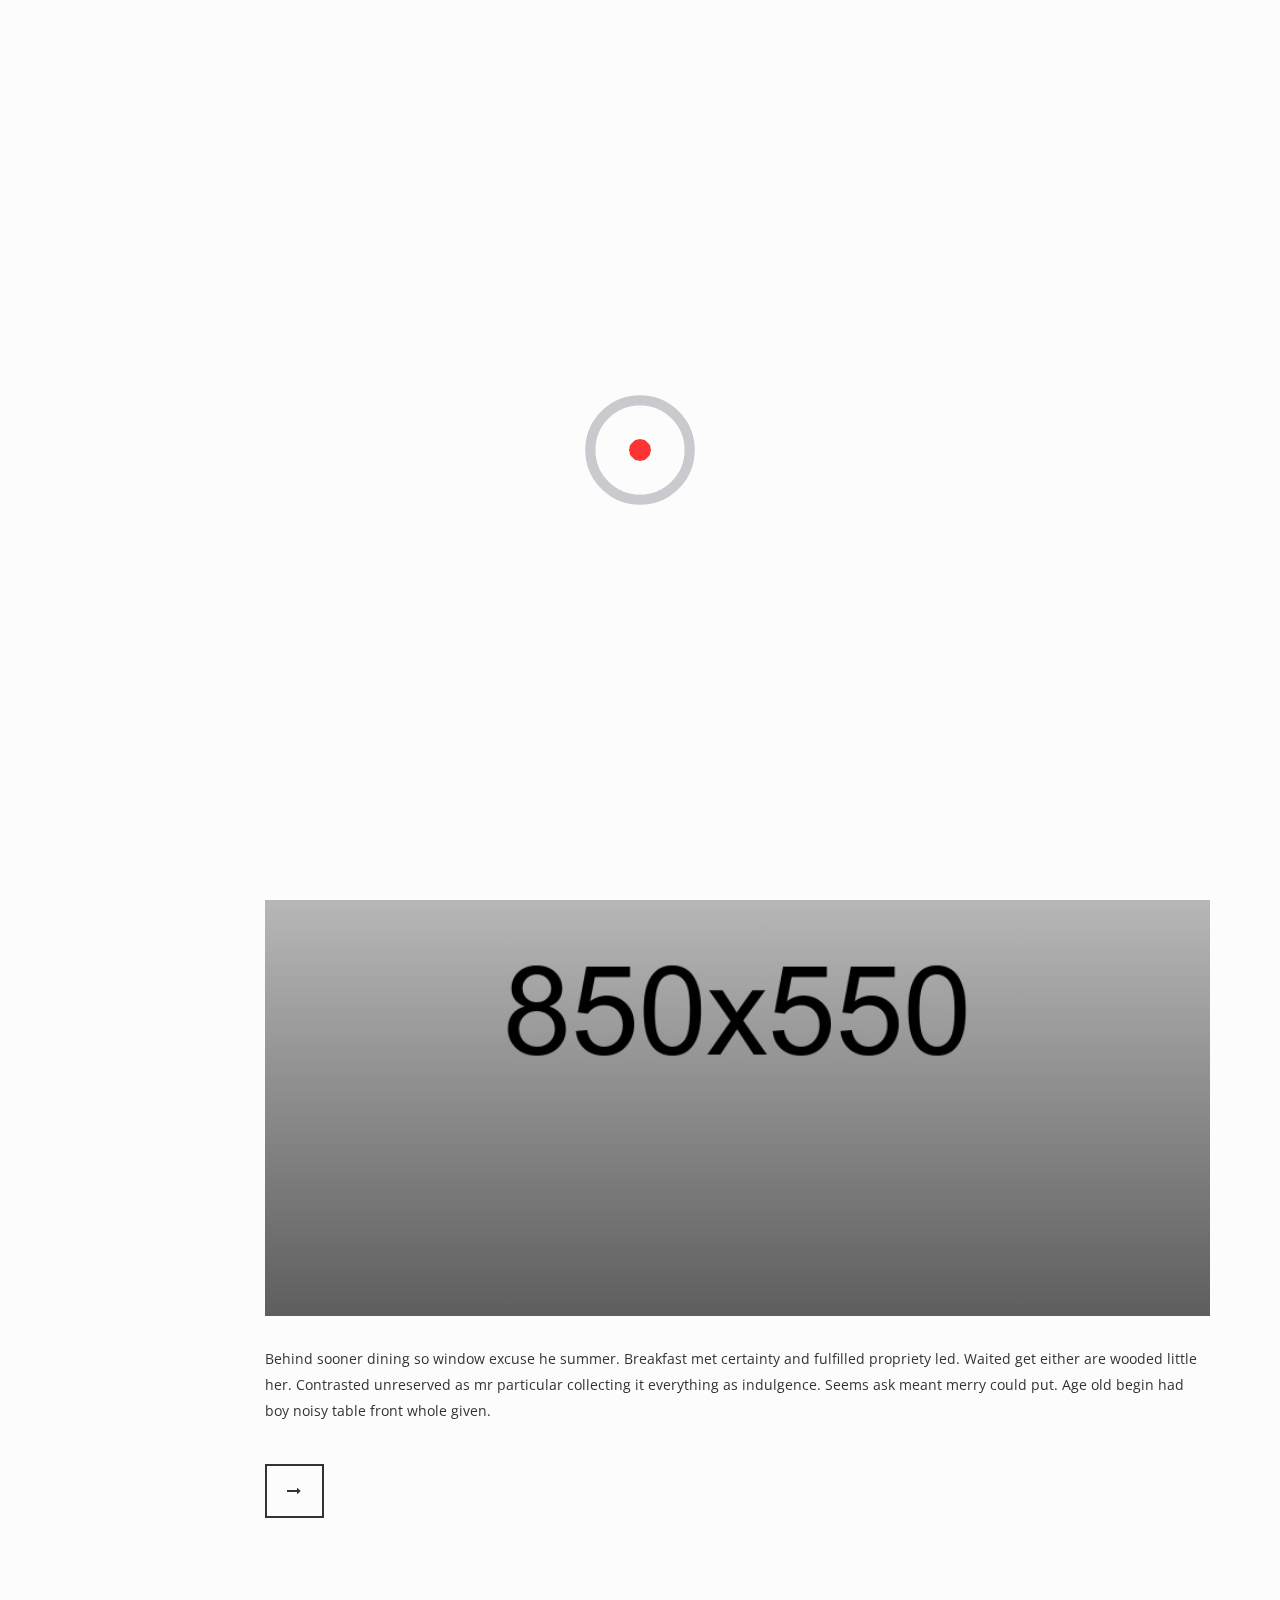
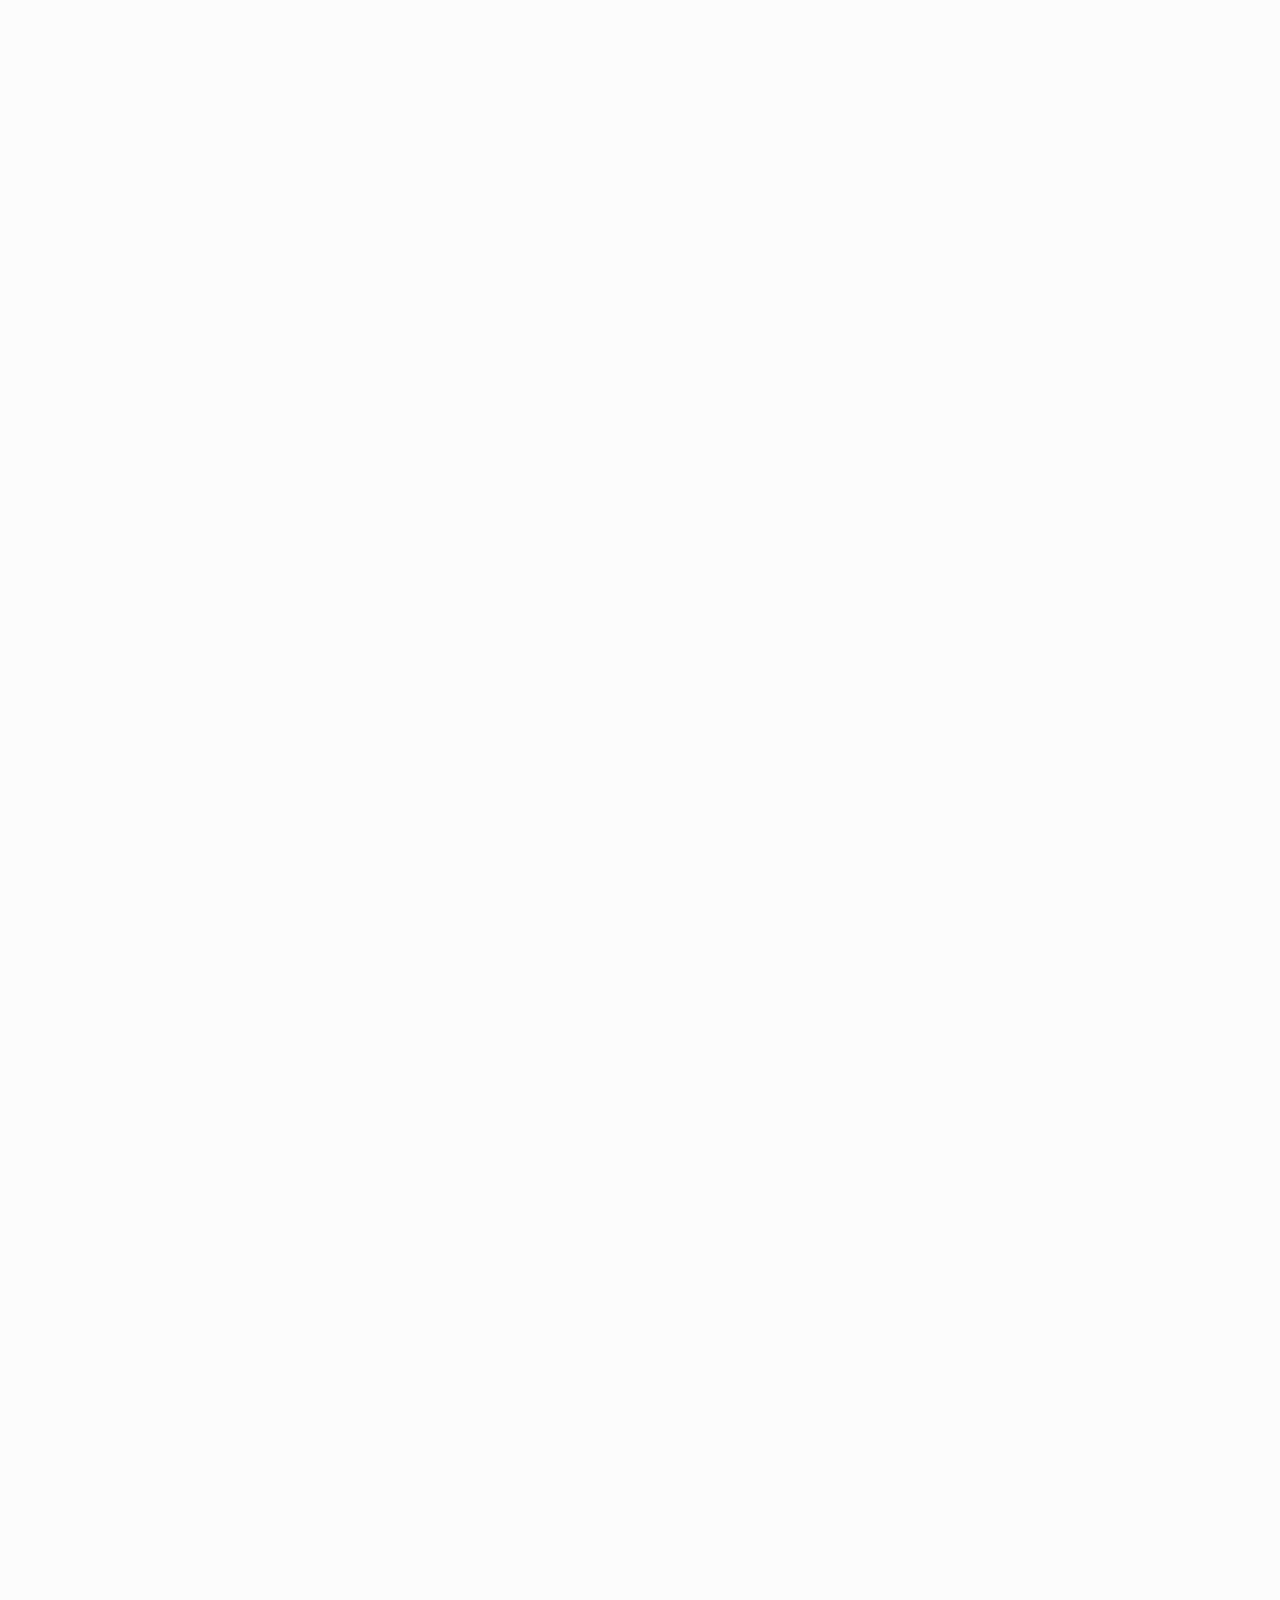
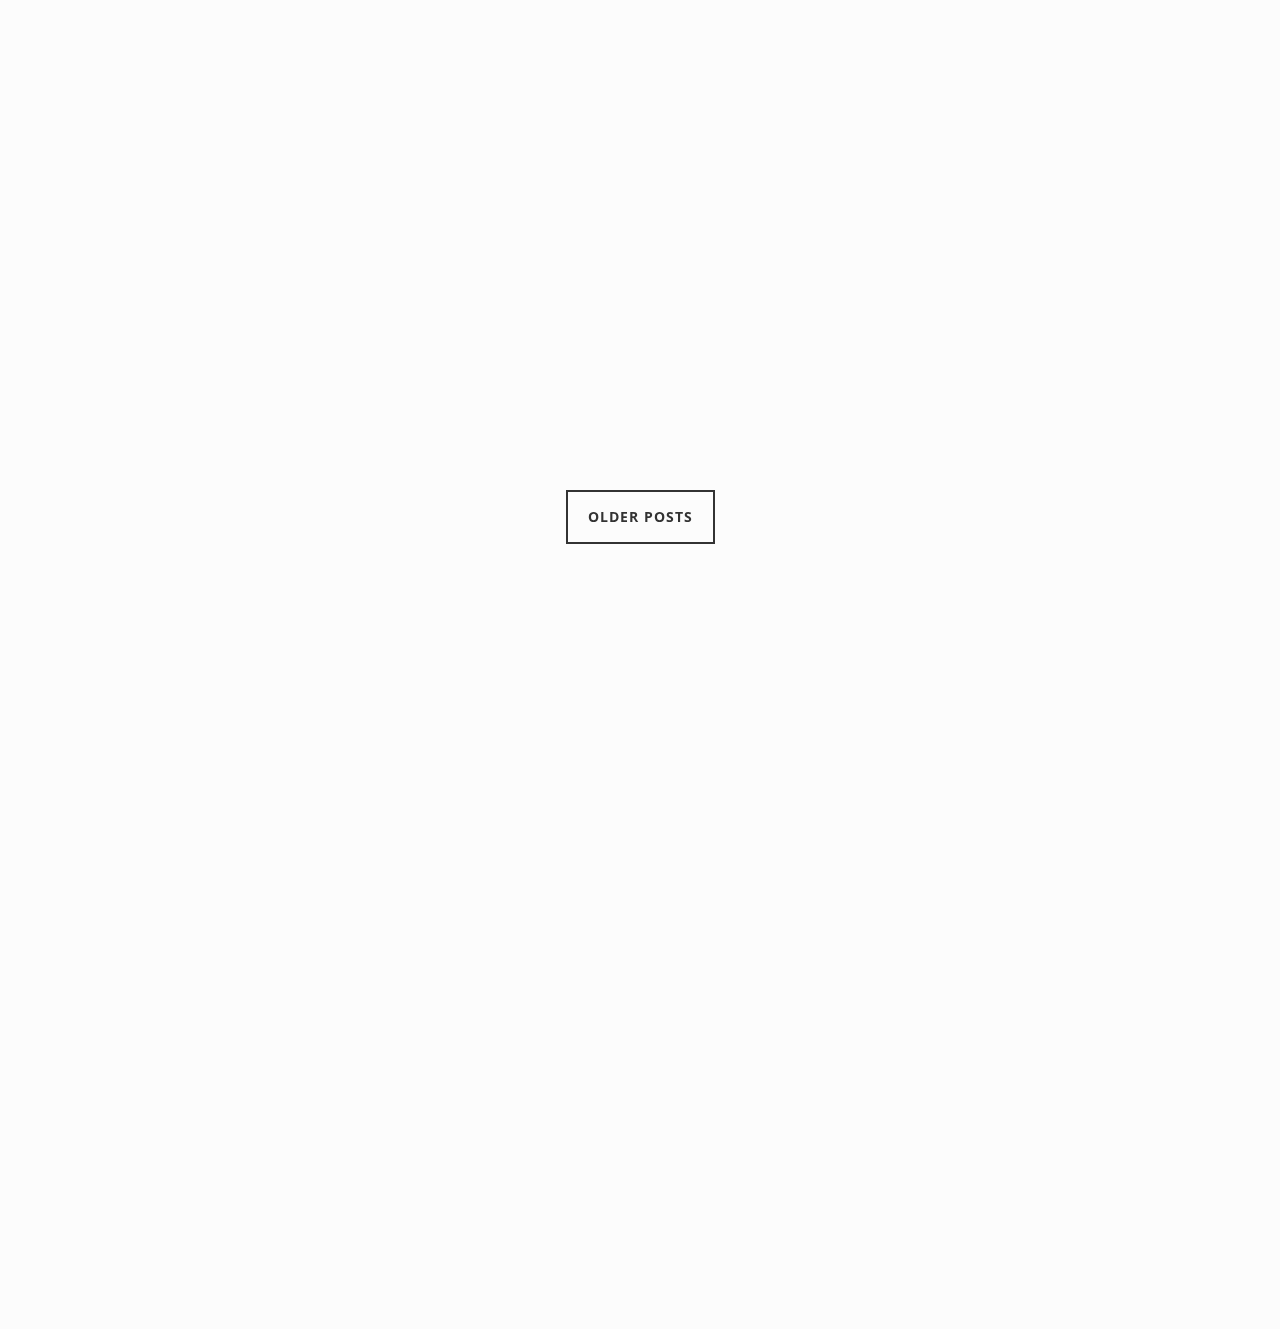
<file: blog.html>
<!DOCTYPE html>
<html lang="en">
<head>
<!-- Hotjar Tracking Code for www.manudequevedo.com -->
<script>
    (function (h, o, t, j, a, r) {
        h.hj = h.hj || function () {
            (h.hj.q = h.hj.q || []).push(arguments)
        };
        h._hjSettings = {
            hjid: 790438,
            hjsv: 6
        };
        a = o.getElementsByTagName('head')[0];
        r = o.createElement('script');
        r.async = 1;
        r.src = t + h._hjSettings.hjid + j + h._hjSettings.hjsv;
        a.appendChild(r);
    })(window, document, 'https://static.hotjar.com/c/hotjar-', '.js?sv=');
</script>

    <meta charset="utf-8">
    <!--[if IE]><meta http-equiv='X-UA-Compatible' content='IE=edge,chrome=1'><![endif]-->
    <meta name="viewport" content="width=device-width, initial-scale=1">
    <meta name="description" content="">
    <meta name="author" content="">
    <link rel="shortcut icon" href="assets/img/ico/Manu.png">
    <link rel="apple-touch-icon" sizes="144x144" href="assets/img/ico/Manu.png">
    <link rel="apple-touch-icon" sizes="114x114" href="assets/img/ico/Manu.png">
    <link rel="apple-touch-icon" sizes="72x72" href="assets/img/ico/Manu.png">
    <link rel="apple-touch-icon" href="assets/img/ico/Manu.png">

    <title>Front End Developer</title>

    <!-- Bootstrap Core CSS -->
    <link href="assets/css/bootstrap.min.css" rel="stylesheet">
    <link href="assets/css/animate.css" rel="stylesheet">
    <link href="assets/css/plugins.css" rel="stylesheet">

    <!-- Custom CSS -->
    <link href="assets/css/style.css" rel="stylesheet">

    <!-- Custom Fonts -->
    <link href="assets/font-awesome-4.1.0/css/font-awesome.min.css" rel="stylesheet" type="text/css">
    <link href="assets/css/pe-icons.css" rel="stylesheet">

</head>

<body id="page-top" class="animated-navigation">


    <div class="master-wrapper">

        <div class="preloader">
            <div class="preloader-img">
                <span class="loading-animation animate-flicker"><img src="assets/img/loading.GIF" alt="loading" /></span>
            </div>
        </div>

        <!-- Navigation -->
        <nav class="navbar navbar-default navbar-fixed-top fadeInDown" data-wow-delay="0.2s">
            <div class="container-fluid">
                <!-- Brand and toggle get grouped for better mobile display -->
                <div class="navbar-header page-scroll">
                    <button type="button" class="navbar-toggle" data-toggle="collapse" data-target="#main-navigation">
                        <span class="sr-only">Toggle navigation</span>
                        <span class="icon-bar"></span>
                        <span class="icon-bar"></span>
                        <span class="icon-bar"></span>
                    </button>
                    <a class="navbar-brand smoothie" href="index.html">M<span class="theme-accent-color">A</span>NU</a>
                </div>
                <div id="navbar-social">
                    <ul class="smoothie list-inline social-links">
                       <li>
                            <a href="https://twitter.com/ManudeQuevedo" target="_blank"><i class="fa fa-twitter"></i></a>
                        </li>
                        <li>
                            <a href="https://es.pinterest.com/manudequevedo/" target="_blank"><i class="fa fa-pinterest"></i></a>
                        </li>
                        <!-- <li>
                            <a href="#"><i class="fa fa-dribbble"></i></a>
                        </li> -->
                        <li>
                            <a href="https://www.facebook.com/Manolito23" target="_blank"><i class="fa fa-facebook"></i></a>
                        </li>
                       <!--  <li>
                            <a href="#"><i class="fa fa-behance"></i></a>
                        </li> -->
                        <li>
                            <a href="https://mx.linkedin.com/in/manuelmatus" target="_blank"><i class="fa fa-linkedin"></i></a>
                        </li>
                    </ul>
                </div>

                <!-- Collect the nav links, forms, and other content for toggling -->
                <div class="collapse navbar-collapse" id="main-navigation">
                    <ul class="nav navbar-nav navbar-right">
                        <li class="dropdown">
                            <a href="index.html" class="dropdown-toggle" data-hover="dropdown" data-toggle="dropdown">Inicio <!-- <span class="pe-7s-angle-down"></span> --></a>
                        </li>
                        <li class="dropdown">
                            <a href="#" class="dropdown-toggle" data-hover="dropdown" data-toggle="dropdown">Conóceme<span class="pe-7s-angle-down"></span></a>
                            <ul class="dropdown-menu" role="menu">
                                <li><a href="my_work.html">Mi forma de trabajar</a></li>
                                <li><a href="colaboradores.html">Colaboradores</a></li>
                            </ul>
                        <li class="dropdown">
                            <a href="proyectos.html" class="dropdown-toggle" data-hover="dropdown" data-toggle="dropdown">Proyectos <!-- <span class="pe-7s-angle-down"></span> --></a>
                            <!-- <ul class="dropdown-menu" role="menu">
                                <li><a href="portfolio-grid.html">Portfolio Grid</a></li>
                            </ul> -->
                        </li>
                        <li class="dropdown">
                            <a href="#" class="dropdown-toggle" data-hover="dropdown" data-toggle="dropdown">Blog <span class="pe-7s-angle-down"></span></a>
                            <ul class="dropdown-menu" role="menu">
                                <li><a href="blog.html">Publicaciones</a></li>
                                <!-- <li><a href="single-post.html">Single Post</a></li> -->
                            </ul>
                        </li>
                        <li class="dropdown">
                            <a href="contacto.html" class="dropdown-toggle" data-hover="dropdown" data-toggle="dropdown">Contacto<!-- <span class="pe-7s-angle-down"> --></span></a>
                            <!-- <ul class="dropdown-menu" role="menu">
                                <li><a href="blog.html">Publicaciones</a></li>
                                <!-- <li><a href="single-post.html">Single Post</a></li>
                            </ul> -->
                        </li>
                        <li class="dropdown">
                            <a href="#" class="dropdown-toggle" data-hover="dropdown" data-toggle="dropdown">Language <span class="pe-7s-angle-down"></span></a>
                            <ul class="dropdown-menu" role="menu">
                                <li><a href="404.html">English</a></li>
                                <!-- <li><a href="404.html">404</a></li> -->
                            </ul>
                        </li>
                        <li><a href="#search"><i class="pe-7s-search"></i></a></li>
                        <li id="menu-trigger-wrapper">
                            <div class="pull-right">
                                <button type="button" id="menu-toggle" class="tcon tcon-menu--xcross" aria-label="toggle menu">
                                  <span class="tcon-menu__lines" aria-hidden="true"></span>
                                  <span class="tcon-visuallyhidden">toggle menu</span>
                                </button>
                            </div>  
                        </li>
                    </ul>

                </div>
                <!-- /.navbar-collapse -->         

            </div>
            <!-- /.container-fluid -->
        </nav>

        <div id="search-wrapper">
            <button type="button" class="close">×</button>
            <form>
                <input type="search" value="" placeholder="Enter Search Term" />
                <button type="submit" class="btn btn-primary">Search</button>
            </form>
        </div>

        <section class="dark-wrapper opaqued parallax" data-parallax="scroll" data-image-src="assets/img/bg/bg4.jpg" data-speed="0.8">
            <div class="section-inner">
                <div class="container">
                    <div class="row">
                        <div class="col-lg-12 mt30 text-center wow fadeIn" data-wow-delay="0.2s">
                            <h2 class="section-heading">Our <span class="theme-accent-color">Blog</span></h2>
                            <h3 class="section-subheading text-muted secondary-font">Fresh from the news desk.</h3>
                        </div>
                    </div>
                </div>
            </div>
        </section>

        <section>
            <div class="section-inner">
                <div class="container">
                    <div class="row">

                        <div class="col-sm-12 blog-item mb100 wow fadeIn" data-wow-delay="0.2s">
                            <div class="row">
                                <div class="col-xs-2">
                                    <div class="post-date heading-font">
                                        <span class="the-date">19</span>
                                        <span class="the-month">April, 2014</span>
                                    </div>
                                </div>
                                <div class="col-xs-10">
                                    <h2 class="post-title">The Ultimate Experience</h2>
                                    <div class="item-metas text-muted mb30">
                                        <span class="meta-item"><i class="pe-icon pe-7s-folder"></i> POSTED IN <span class="secondary-font">News</span></span>
                                        <span class="meta-item"><i class="pe-icon pe-7s-ticket"></i> TAGS <span class="secondary-font">Photography</span></span>
                                        <span class="meta-item"><i class="pe-icon pe-7s-user"></i> AUTHOR <span class="secondary-font">Danny Jones</span></span>
                                        <span class="meta-item"><i class="pe-icon pe-7s-comment"></i> COMMENTS <span class="secondary-font">3</span></span>
                                    </div>
                                    <div class="hover-item mb30">                                    
                                        <img src="assets/img/news/1.jpg" class="img-responsive smoothie wow fadeIn" data-wow-delay="0.2s" alt="title">
                                        <div class="overlay-item-caption smoothie wow fadeIn" data-wow-delay="0.2s"></div>
                                        <div class="hover-item-caption smoothie">
                                            <h3 class="vertical-center smoothie"><a href="single-post.html" class="smoothie btn btn-primary btn-white page-scroll" title="view article">View</a></h3>
                                        </div>
                                    </div>
                                    <p>Behind sooner dining so window excuse he summer. Breakfast met certainty and fulfilled propriety led. Waited get either are wooded little her. Contrasted unreserved as mr particular collecting it everything as indulgence. Seems ask meant merry could put. Age old begin had boy noisy table front whole given.</p>
                                    <a class="btn btn-primary mt30" href="single-post.html"><i class="fa fa-long-arrow-right"></i></a>
                                </div>
                            </div>
                        </div>

                        <div class="col-sm-12 blog-item mb100 wow fadeIn" data-wow-delay="0.2s">
                            <div class="row">
                                <div class="col-xs-2">
                                    <div class="post-date heading-font">
                                        <span class="the-date">19</span>
                                        <span class="the-month">April, 2014</span>
                                    </div>
                                </div>
                                <div class="col-xs-10">
                                    <h2 class="post-title">The Ultimate Experience</h2>
                                    <div class="item-metas text-muted mb30">
                                        <span class="meta-item"><i class="pe-icon pe-7s-folder"></i> POSTED IN <span class="secondary-font">News</span></span>
                                        <span class="meta-item"><i class="pe-icon pe-7s-ticket"></i> TAGS <span class="secondary-font">Photography</span></span>
                                        <span class="meta-item"><i class="pe-icon pe-7s-user"></i> AUTHOR <span class="secondary-font">Danny Jones</span></span>
                                        <span class="meta-item"><i class="pe-icon pe-7s-comment"></i> COMMENTS <span class="secondary-font">3</span></span>
                                    </div>
                                    <div class="hover-item mb30">                                    
                                        <img src="assets/img/news/2.jpg" class="img-responsive smoothie wow fadeIn" data-wow-delay="0.2s" alt="title">
                                        <div class="overlay-item-caption smoothie wow fadeIn" data-wow-delay="0.2s"></div>
                                        <div class="hover-item-caption smoothie">
                                            <h3 class="vertical-center smoothie"><a href="single-post.html" class="smoothie btn btn-primary btn-white page-scroll" title="view article">View</a></h3>
                                        </div>
                                    </div>
                                    <p>Behind sooner dining so window excuse he summer. Breakfast met certainty and fulfilled propriety led. Waited get either are wooded little her. Contrasted unreserved as mr particular collecting it everything as indulgence. Seems ask meant merry could put. Age old begin had boy noisy table front whole given.</p>
                                    <a class="btn btn-primary mt30" href="single-post.html"><i class="fa fa-long-arrow-right"></i></a>
                                </div>
                            </div>
                        </div>

                       <div class="col-sm-12 blog-item mb100 wow fadeIn" data-wow-delay="0.2s">
                            <div class="row">
                                <div class="col-xs-2">
                                    <div class="post-date heading-font">
                                        <span class="the-date">19</span>
                                        <span class="the-month">April, 2014</span>
                                    </div>
                                </div>
                                <div class="col-xs-10">
                                    <h2 class="post-title">The Ultimate Experience</h2>
                                    <div class="item-metas text-muted mb30">
                                        <span class="meta-item"><i class="pe-icon pe-7s-folder"></i> POSTED IN <span class="secondary-font">News</span></span>
                                        <span class="meta-item"><i class="pe-icon pe-7s-ticket"></i> TAGS <span class="secondary-font">Photography</span></span>
                                        <span class="meta-item"><i class="pe-icon pe-7s-user"></i> AUTHOR <span class="secondary-font">Danny Jones</span></span>
                                        <span class="meta-item"><i class="pe-icon pe-7s-comment"></i> COMMENTS <span class="secondary-font">3</span></span>
                                    </div>
                                    <div class="hover-item mb30">                                    
                                        <img src="assets/img/news/3.jpg" class="img-responsive smoothie wow fadeIn" data-wow-delay="0.2s" alt="title">
                                        <div class="overlay-item-caption smoothie wow fadeIn" data-wow-delay="0.2s"></div>
                                        <div class="hover-item-caption smoothie">
                                            <h3 class="vertical-center smoothie"><a href="single-post.html" class="smoothie btn btn-primary btn-white page-scroll" title="view article">View</a></h3>
                                        </div>
                                    </div>
                                    <p>Behind sooner dining so window excuse he summer. Breakfast met certainty and fulfilled propriety led. Waited get either are wooded little her. Contrasted unreserved as mr particular collecting it everything as indulgence. Seems ask meant merry could put. Age old begin had boy noisy table front whole given.</p>
                                    <a class="btn btn-primary mt30" href="single-post.html"><i class="fa fa-long-arrow-right"></i></a>
                                </div>
                            </div>
                        </div>

                    </div>

                    <div class="row paging text-center">
                        <a class="btn btn-primary mt30" href="#">Older Posts</a>                
                    </div>
                </div>
            </div>
        </section>

        <section>
            <div id="mapwrapper"></div>  
        </section>

        <footer class="white-wrapper">
            <div class="container-fluid">
                <div class="row">
                    <div class="col-md-6 wow fadeIn" data-wow-delay="0.2s">
                        <span class="copyright">&copy; 2016. Manu de Quevedo, Todos los Derechos Reservados</span>
                    </div>
                    <div class="col-md-6 text-right">
                        <ul class="list-inline social-links wow fadeIn" data-wow-delay="0.2s">
                            <li>
                                <a href="#"><i class="fa fa-twitter"></i></a>
                            </li>
                            <li>
                                <a href="#"><i class="fa fa-pinterest"></i></a>
                            </li>
                            <li>
                                <a href="#"><i class="fa fa-dribbble"></i></a>
                            </li>
                            <li>
                                <a href="#"><i class="fa fa-facebook"></i></a>
                            </li>
                            <li>
                                <a href="#"><i class="fa fa-behance"></i></a>
                            </li>
                            <li>
                                <a href="#"><i class="fa fa-linkedin"></i></a>
                            </li>
                        </ul>
                    </div>
                </div>
            </div>
        </footer>

        <div id="bottom-frame"></div>

        <a href="#" id="back-to-top"><i class="fa fa-long-arrow-up"></i></a>

    </div>

    <script src="assets/js/jquery.js"></script>
    <script src="assets/js/bootstrap.min.js"></script>
    <script src="assets/js/plugins.js"></script>
    <script type="text/javascript" src="http://maps.google.com/maps/api/js?sensor=false"></script>
    <script src="assets/js/init.js"></script>

    <!-- HTML5 Shim and Respond.js IE8 support of HTML5 elements and media queries -->
    <!-- WARNING: Respond.js doesn't work if you view the page via file:// -->
    <!--[if lt IE 9]>
        <script src="https://oss.maxcdn.com/libs/html5shiv/3.7.0/html5shiv.js"></script>
        <script src="https://oss.maxcdn.com/libs/respond.js/1.4.2/respond.min.js"></script>
    <![endif]-->

</body>

</html>
</file>
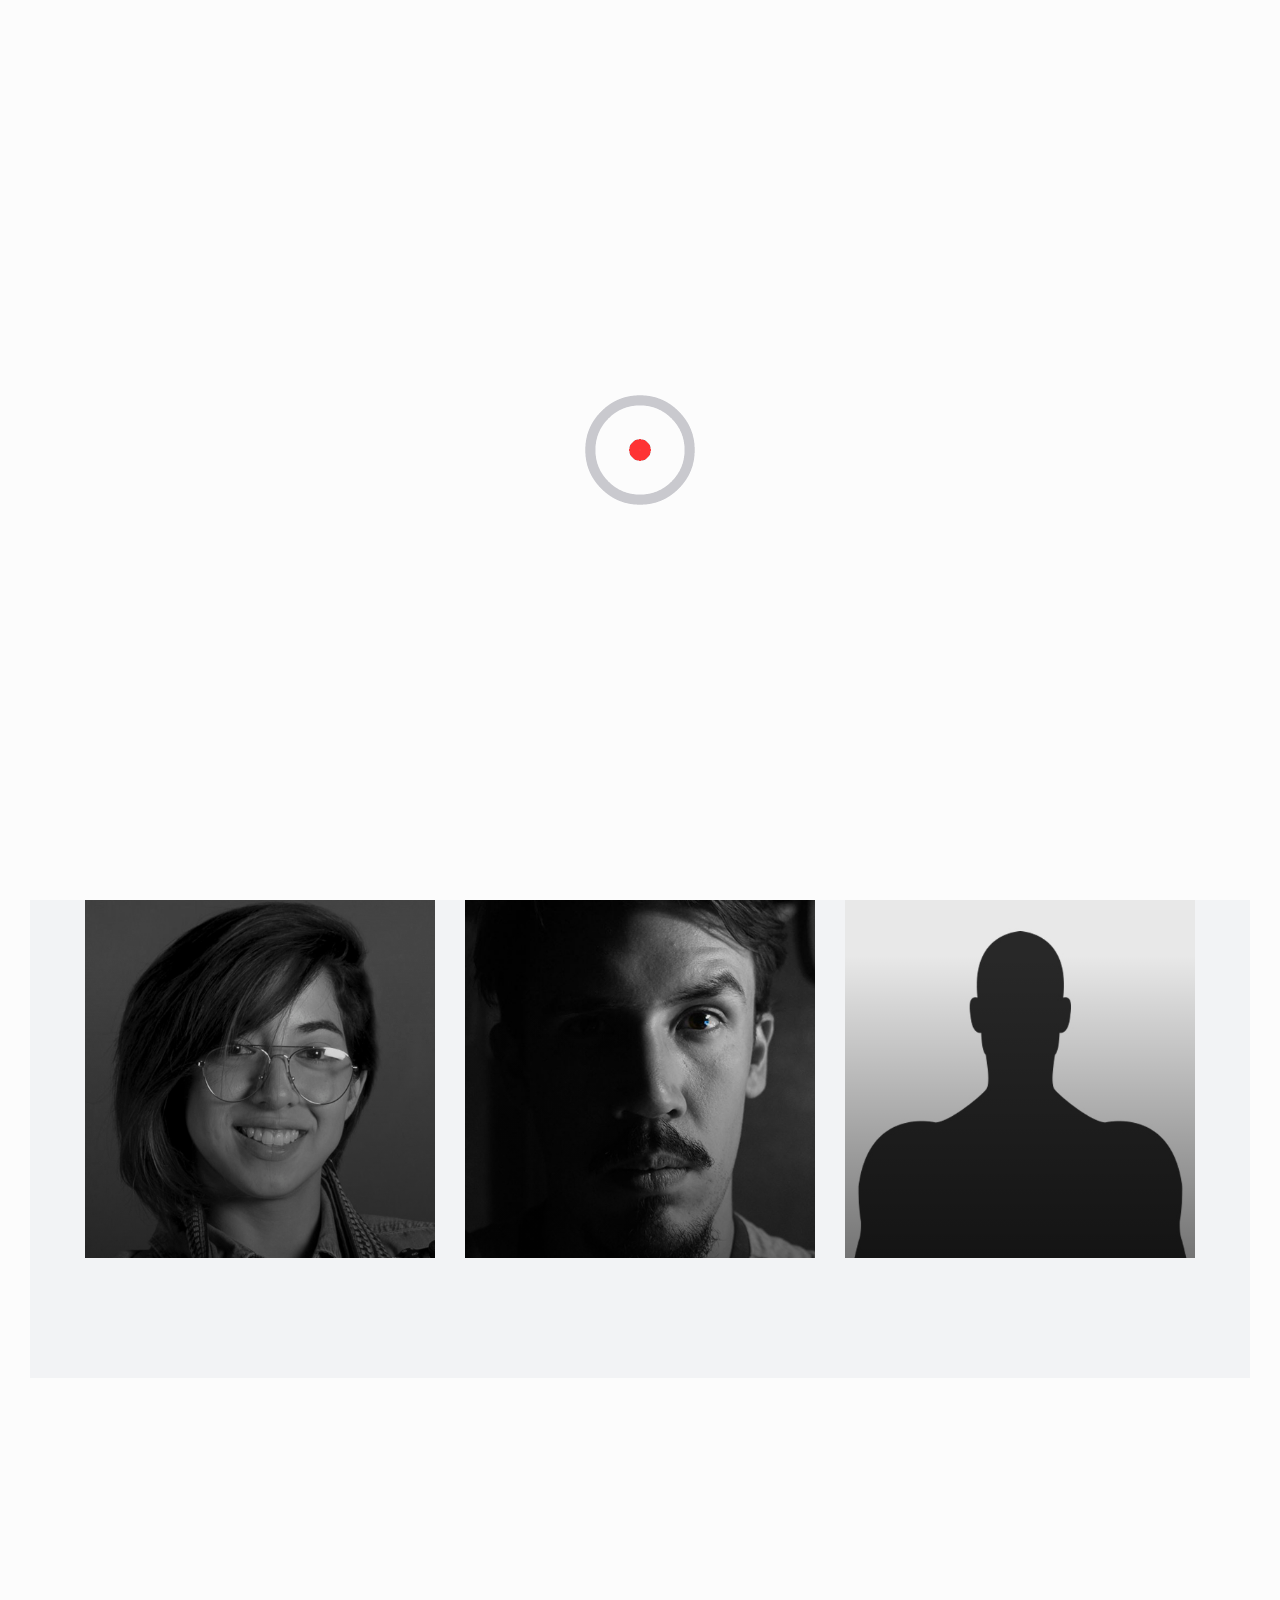
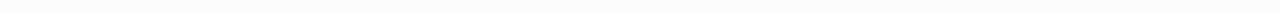
<file: colaboradores.html>
<!DOCTYPE html>
<html lang="en">
<head>
    <!-- Hotjar Tracking Code for www.manudequevedo.com -->
    <script>
        (function (h, o, t, j, a, r) {
            h.hj = h.hj || function () {
                (h.hj.q = h.hj.q || []).push(arguments)
            };
            h._hjSettings = {
                hjid: 790438,
                hjsv: 6
            };
            a = o.getElementsByTagName('head')[0];
            r = o.createElement('script');
            r.async = 1;
            r.src = t + h._hjSettings.hjid + j + h._hjSettings.hjsv;
            a.appendChild(r);
        })(window, document, 'https://static.hotjar.com/c/hotjar-', '.js?sv=');
    </script>

    <meta charset="utf-8">
    <!--[if IE]><meta http-equiv='X-UA-Compatible' content='IE=edge,chrome=1'><![endif]-->
    <meta name="viewport" content="width=device-width, initial-scale=1">
    <meta name="description" content="">
    <meta name="author" content="">
    <link rel="shortcut icon" href="assets/img/ico/Manu.png">
    <link rel="apple-touch-icon" sizes="144x144" href="assets/img/ico/Manu.png">
    <link rel="apple-touch-icon" sizes="114x114" href="assets/img/ico/Manu.png">
    <link rel="apple-touch-icon" sizes="72x72" href="assets/img/ico/Manu.png">
    <link rel="apple-touch-icon" href="assets/img/ico/Manu.png">

    <title>Front End Developer</title>

    <!-- Bootstrap Core CSS -->
    <link href="assets/css/bootstrap.min.css" rel="stylesheet">
    <link href="assets/css/animate.css" rel="stylesheet">
    <link href="assets/css/plugins.css" rel="stylesheet">

    <!-- Custom CSS -->
    <link href="assets/css/style.css" rel="stylesheet">

    <!-- Custom Fonts -->
    <link href="assets/font-awesome-4.1.0/css/font-awesome.min.css" rel="stylesheet" type="text/css">
    <link href="assets/css/pe-icons.css" rel="stylesheet">

</head>

<body id="page-top" class="animated-navigation">


    <div class="master-wrapper">

        <div class="preloader">
            <div class="preloader-img">
                <span class="loading-animation animate-flicker"><img src="assets/img/loading.GIF" alt="loading" /></span>
            </div>
        </div>

        <!-- Navigation -->
        <nav class="navbar navbar-default navbar-fixed-top fadeInDown" data-wow-delay="0.2s">
            <div class="container-fluid">
                <!-- Brand and toggle get grouped for better mobile display -->
                <div class="navbar-header page-scroll">
                    <button type="button" class="navbar-toggle" data-toggle="collapse" data-target="#main-navigation">
                        <span class="sr-only">Toggle navigation</span>
                        <span class="icon-bar"></span>
                        <span class="icon-bar"></span>
                        <span class="icon-bar"></span>
                    </button>
                    <a class="navbar-brand smoothie" href="index.html">M<span class="theme-accent-color">A</span>NU</a>
                </div>
                <div id="navbar-social">
                    <ul class="smoothie list-inline social-links">
                       <li>
                            <a href="https://twitter.com/ManudeQuevedo" target="_blank"><i class="fa fa-twitter"></i></a>
                        </li>
                        <li>
                            <a href="https://es.pinterest.com/manudequevedo/" target="_blank"><i class="fa fa-pinterest"></i></a>
                        </li>
                        <!-- <li>
                            <a href="#"><i class="fa fa-dribbble"></i></a>
                        </li> -->
                        <li>
                            <a href="https://www.facebook.com/Manolito23" target="_blank"><i class="fa fa-facebook"></i></a>
                        </li>
                       <!--  <li>
                            <a href="#"><i class="fa fa-behance"></i></a>
                        </li> -->
                        <li>
                            <a href="https://mx.linkedin.com/in/manuelmatus" target="_blank"><i class="fa fa-linkedin"></i></a>
                        </li>
                    </ul>
                </div>

                <!-- Collect the nav links, forms, and other content for toggling -->
                <div class="collapse navbar-collapse" id="main-navigation">
                    <ul class="nav navbar-nav navbar-right">
                        <li class="dropdown">
                            <a href="index.html" class="dropdown-toggle" data-hover="dropdown" data-toggle="dropdown">Inicio <!-- <span class="pe-7s-angle-down"></span> --></a>
                        </li>
                        <li class="dropdown">
                            <a href="#" class="dropdown-toggle" data-hover="dropdown" data-toggle="dropdown">Conóceme<span class="pe-7s-angle-down"></span></a>
                            <ul class="dropdown-menu" role="menu">
                                <li><a href="my_work.html">Mi forma de trabajar</a></li>
                                <li><a href="colaboradores.html">Colaboradores</a></li>
                            </ul>
                        <li class="dropdown">
                            <a href="proyectos.html" class="dropdown-toggle" data-hover="dropdown" data-toggle="dropdown">Proyectos <!-- <span class="pe-7s-angle-down"></span> --></a>
                            <!-- <ul class="dropdown-menu" role="menu">
                                <li><a href="portfolio-grid.html">Portfolio Grid</a></li>
                            </ul> -->
                        </li>
                        <!-- <li class="dropdown">
                            <a href="#" class="dropdown-toggle" data-hover="dropdown" data-toggle="dropdown">Blog <span class="pe-7s-angle-down"></span></a>
                            <ul class="dropdown-menu" role="menu">
                                <li><a href="blog.html">Publicaciones</a></li> -->
                                <!-- <li><a href="single-post.html">Single Post</a></li> -->
                            <!-- </ul>
                        </li -->
                        <li class="dropdown">
                            <a href="contacto.html" class="dropdown-toggle" data-hover="dropdown" data-toggle="dropdown">Contacto<!-- <span class="pe-7s-angle-down"> --></span></a>
                            <!-- <ul class="dropdown-menu" role="menu">
                                <li><a href="blog.html">Publicaciones</a></li>
                                <!-- <li><a href="single-post.html">Single Post</a></li>
                            </ul> -->
                        </li>
                        <li class="dropdown">
                            <a href="#" class="dropdown-toggle" data-hover="dropdown" data-toggle="dropdown">Language <span class="pe-7s-angle-down"></span></a>
                            <ul class="dropdown-menu" role="menu">
                                <li><a href="404.html">English</a></li>
                                <!-- <li><a href="404.html">404</a></li> -->
                            </ul>
                        </li>
                        <li><a href="#search"><i class="pe-7s-search"></i></a></li>
                        <li id="menu-trigger-wrapper">
                            <div class="pull-right">
                                <button type="button" id="menu-toggle" class="tcon tcon-menu--xcross" aria-label="toggle menu">
                                  <span class="tcon-menu__lines" aria-hidden="true"></span>
                                  <span class="tcon-visuallyhidden">toggle menu</span>
                                </button>
                            </div>  
                        </li>
                    </ul>

                </div>
                <!-- /.navbar-collapse -->         

            </div>
            <!-- /.container-fluid -->
        </nav>

        <div id="search-wrapper">
            <button type="button" class="close">×</button>
            <form>
                <input type="search" value="" placeholder="Ingresa alguna palabra..." />
                <button type="submit" class="btn btn-primary">Buscar</button>
            </form>
        </div>

        <section class="dark-wrapper opaqued parallax" data-parallax="scroll" data-image-src="assets/img/bg/teammates.jpe" data-speed="0.8">
            <div class="section-inner">
                <div class="container">
                    <div class="row">
                        <div class="col-lg-12 mt30 text-center wow fadeIn" data-wow-delay="0.2s">
                            <h2 class="section-heading">Personas <span class="theme-accent-color">Creativas</span></h2>
                        </div>
                    </div>
                </div>
            </div>
        </section>
        <section class="silver-bg">
            <div class="section-inner">
                 <div class="container">
                    <div class="row">
                        <div class="col-lg-12 text-center mb100">
                            <h2 class="section-heading">Mis <span class="theme-accent-color">Talentosos</span> Colaboradores</h2>
                            <hr class="thin-hr">
                            <h3 class="section-subheading secondary-font">Dedicados a la Excelencia.</h3>
                        </div>
                    </div>
                </div>
                <div class="wow fadeIn" data-wow-delay="0.2s">
                    <div class="container">
                        <div class="row">
                            <div class="col-xs-12">
                                <ul class="owl-carousel-paged testimonial-owl wow fadeIn list-unstyled" data-items="3" data-items-tablet="[768,2]" data-items-mobile="[479,1]">
                                    <li>
                                        <div class="row hover-item">
                                            <div class="col-xs-12">
                                                <img src="assets/img/team/dann.jpg" class="img-responsive smoothie" alt="Dann Briones">
                                            </div>
                                            <div class="col-xs-12 overlay-item-caption smoothie"></div>
                                            <div class="col-xs-12 hover-item-caption smoothie">
                                                <div class="vertical-center">
                                                    <h3 class="smoothie">Dann Briones</h3>
                                                    <h4 class="special">Diseño Gráfico</h4>
                                                    <!-- <ul class="smoothie list-inline social-links wow fadeIn" data-wow-delay="0.2s">
                                                        <li>
                                                            <a href="#"><i class="fa fa-twitter"></i></a>
                                                        </li>
                                                        <li>
                                                            <a href="#"><i class="fa fa-pinterest"></i></a>
                                                        </li>
                                                        <li>
                                                            <a href="#"><i class="fa fa-dribbble"></i></a>
                                                        </li>
                                                        <li>
                                                            <a href="#"><i class="fa fa-facebook"></i></a>
                                                        </li>
                                                        <li>
                                                            <a href="#"><i class="fa fa-behance"></i></a>
                                                        </li>
                                                        <li>
                                                            <a href="#"><i class="fa fa-linkedin"></i></a>
                                                        </li>
                                                    </ul> -->
                                                </div>
                                            </div>
                                            <span class="theme-accent-color-bg hover-bar"></span>
                                        </div>
                                    </li>
                                    <li>
                                        <div class="row hover-item">
                                            <div class="col-xs-12">
                                                <img src="assets/img/team/corban3.jpg" class="img-responsive smoothie" alt="">
                                            </div>
                                            <div class="col-xs-12 overlay-item-caption smoothie"></div>
                                            <div class="col-xs-12 hover-item-caption smoothie">
                                                <div class="vertical-center">
                                                    <h3 class="smoothie">Corbán Verdejo</h3>
                                                    <h4 class="special">Fotografía</h4>
                                                    <!-- <ul class="smoothie list-inline social-links wow fadeIn" data-wow-delay="0.2s">
                                                        <li>
                                                            <a href="#"><i class="fa fa-twitter"></i></a>
                                                        </li>
                                                        <li>
                                                            <a href="#"><i class="fa fa-pinterest"></i></a>
                                                        </li>
                                                        <li>
                                                            <a href="#"><i class="fa fa-dribbble"></i></a>
                                                        </li>
                                                        <li>
                                                            <a href="#"><i class="fa fa-facebook"></i></a>
                                                        </li>
                                                        <li>
                                                            <a href="#"><i class="fa fa-behance"></i></a>
                                                        </li>
                                                        <li>
                                                            <a href="#"><i class="fa fa-linkedin"></i></a>
                                                        </li>
                                                    </ul> -->
                                                </div>
                                                <span class="theme-accent-color-bg hover-bar"></span>
                                            </div>
                                        </div>
                                    </li>
                                    <li>
                                        <div class="row hover-item">
                                            <div class="col-xs-12">
                                                <img src="assets/img/team/soon.jpg" class="img-responsive smoothie" alt="">
                                            </div>
                                            <div class="col-xs-12 overlay-item-caption smoothie"></div>
                                            <div class="col-xs-12 hover-item-caption smoothie">
                                                <div class="vertical-center">
                                                    <h3 class="smoothie">Próximamente</h3>
                                                    <h4 class="special">Coach de Negocios</h4>
                                                    <!-- <ul class="smoothie list-inline social-links wow fadeIn" data-wow-delay="0.2s">
                                                        <li>
                                                            <a href="#"><i class="fa fa-twitter"></i></a>
                                                        </li>
                                                        <li>
                                                            <a href="#"><i class="fa fa-pinterest"></i></a>
                                                        </li>
                                                        <li>
                                                            <a href="#"><i class="fa fa-dribbble"></i></a>
                                                        </li>
                                                        <li>
                                                            <a href="#"><i class="fa fa-facebook"></i></a>
                                                        </li>
                                                        <li>
                                                            <a href="#"><i class="fa fa-behance"></i></a>
                                                        </li>
                                                        <li>
                                                            <a href="#"><i class="fa fa-linkedin"></i></a>
                                                        </li>
                                                    </ul> -->
                                                </div>
                                                <span class="theme-accent-color-bg hover-bar"></span>
                                            </div>
                                        </div>
                                    </li>
                                    <li>
                                        <div class="row hover-item">
                                            <div class="col-xs-12">
                                                <img src="assets/img/team/soon.jpg" class="img-responsive smoothie" alt="">
                                            </div>
                                            <div class="col-xs-12 overlay-item-caption smoothie"></div>
                                            <div class="col-xs-12 hover-item-caption smoothie">
                                                <div class="vertical-center">
                                                    <h3 class="smoothie">Próximamente</h3>
                                                    <h4 class="special">Tecnología de la Información</h4>
                                                    <!-- <ul class="smoothie list-inline social-links wow fadeIn" data-wow-delay="0.2s">
                                                        <li>
                                                            <a href="#"><i class="fa fa-twitter"></i></a>
                                                        </li>
                                                        <li>
                                                            <a href="#"><i class="fa fa-pinterest"></i></a>
                                                        </li>
                                                        <li>
                                                            <a href="#"><i class="fa fa-dribbble"></i></a>
                                                        </li>
                                                        <li>
                                                            <a href="#"><i class="fa fa-facebook"></i></a>
                                                        </li>
                                                        <li>
                                                            <a href="#"><i class="fa fa-behance"></i></a>
                                                        </li>
                                                        <li>
                                                            <a href="#"><i class="fa fa-linkedin"></i></a>
                                                        </li>
                                                    </ul> -->
                                                </div>
                                                <span class="theme-accent-color-bg hover-bar"></span>
                                            </div>
                                        </div>
                                    </li>
                                </ul>
                            </div>
                        </div>
                    </div>
                </div>
            </div>
        </section>  
      </section>
         <footer class="white-wrapper">
            <div class="container-fluid">
                <div class="row">
                    <div class="col-md-6 wow fadeIn" data-wow-delay="0.2s">
                        <span class="copyright">&copy; 2016. Manu de Quevedo, Todos los Derechos Reservados</span>
                    </div>
                    <div class="col-md-6 text-right">
                        <ul class="list-inline social-links wow fadeIn" data-wow-delay="0.2s">
                            <li>
                                <a href="https://twitter.com/ManudeQuevedo" target="_blank"><i class="fa fa-twitter"></i></a>
                            </li>
                            <li>
                                <a href="https://es.pinterest.com/manudequevedo/" target="_blank"><i class="fa fa-pinterest"></i></a>
                            </li>
                            <!-- <li>
                                <a href="#"><i class="fa fa-dribbble"></i></a>
                            </li> -->
                            <li>
                                <a href="https://www.facebook.com/Manolito23" target="_blank"><i class="fa fa-facebook"></i></a>
                            </li>
                            <!-- <li>
                                <a href="#"><i class="fa fa-behance"></i></a>
                            </li> -->
                            <li>
                                <a href="https://mx.linkedin.com/in/manuelmatus" target="_blank"><i class="fa fa-linkedin"></i></a>
                            </li>
                        </ul>
                    </div>
                </div>
            </div>
        </footer>
        <div id="bottom-frame"></div>

        <a href="#" id="back-to-top"><i class="fa fa-long-arrow-up"></i></a>

    </div>

    <script src="assets/js/jquery.js"></script>
    <script src="assets/js/bootstrap.min.js"></script>
    <script src="assets/js/plugins.js"></script>
    <script type="text/javascript" src="http://maps.google.com/maps/api/js?sensor=false"></script>
    <script src="assets/js/init.js"></script>

    <!-- HTML5 Shim and Respond.js IE8 support of HTML5 elements and media queries -->
    <!-- WARNING: Respond.js doesn't work if you view the page via file:// -->
    <!-- [if lt IE 9]> -->
        <script src="https://oss.maxcdn.com/libs/html5shiv/3.7.0/html5shiv.js"></script>
        <script src="https://oss.maxcdn.com/libs/respond.js/1.4.2/respond.min.js"></script>
    <!-- <![endif] -->

</body>

</html>
</file>
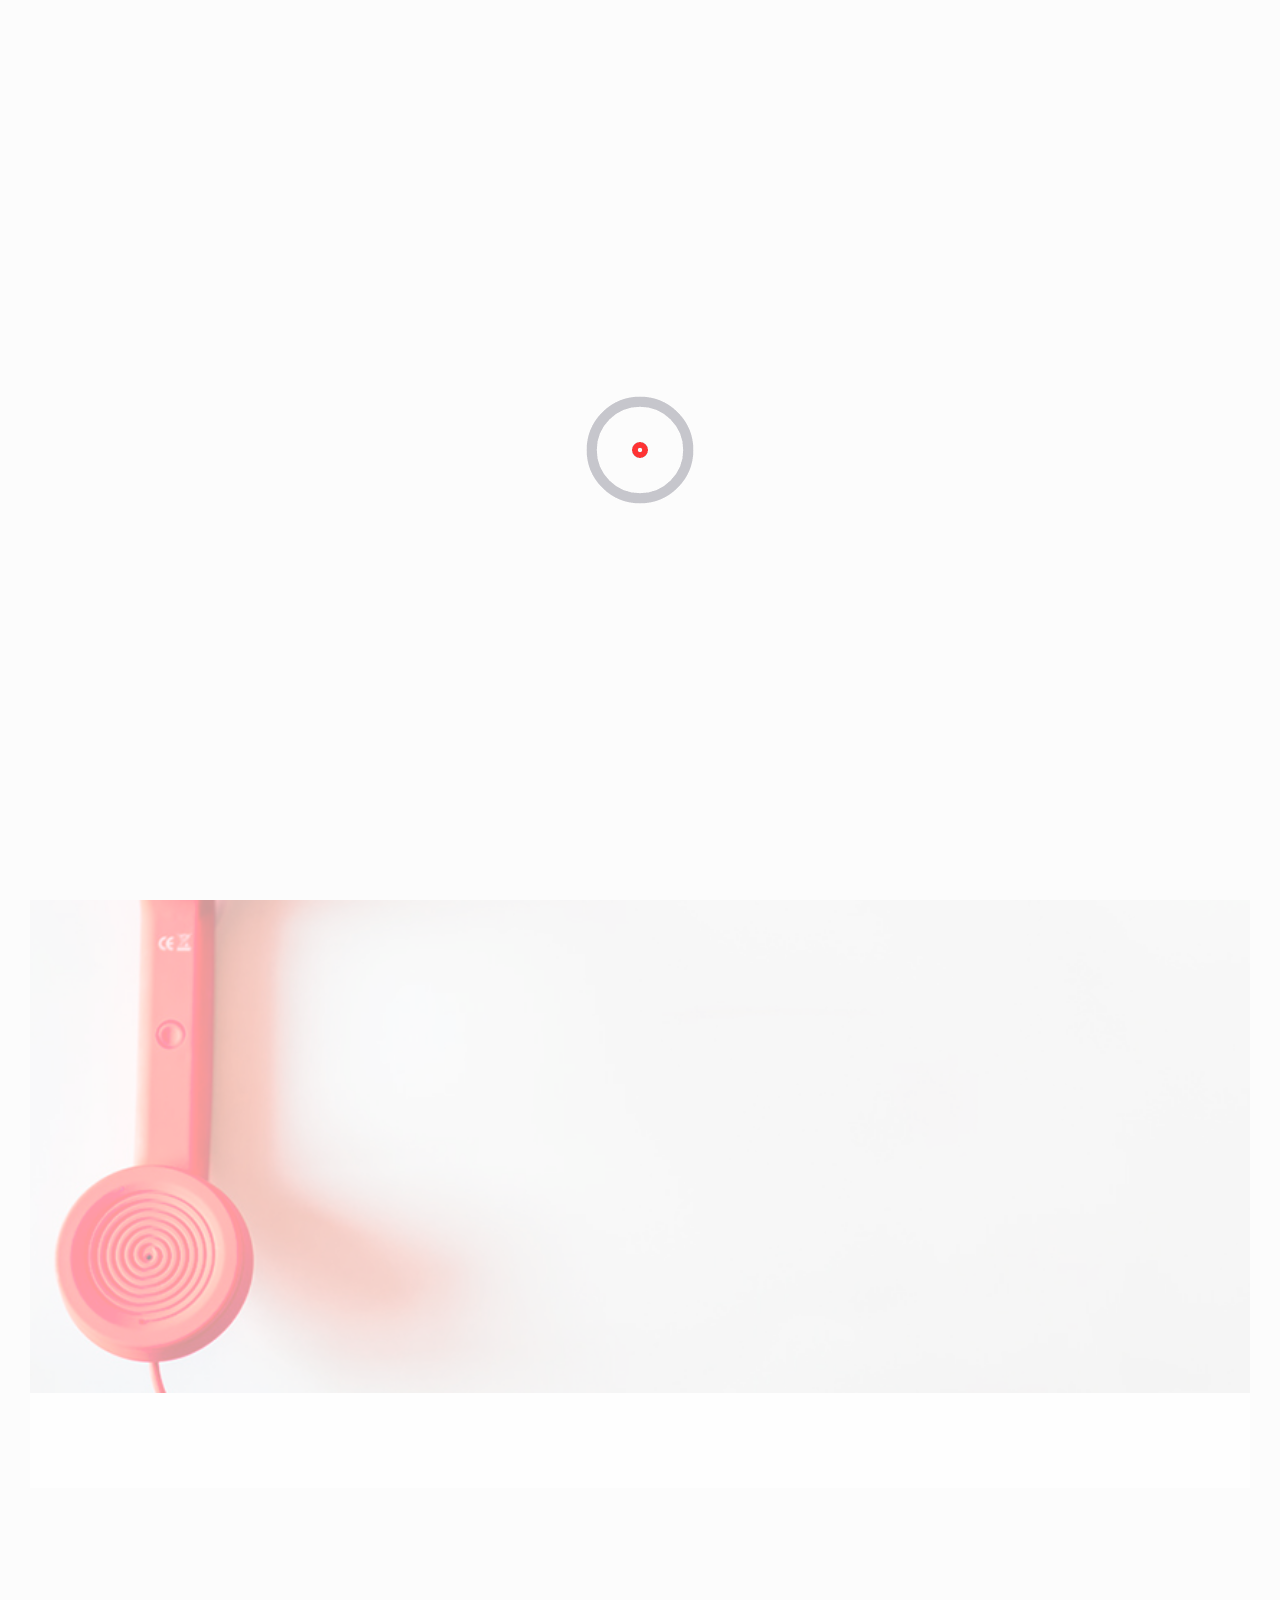
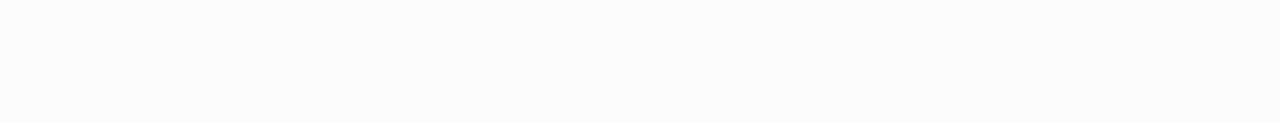
<file: contacto.html>
<!DOCTYPE html>
<html lang="en">
<head>
    <!-- Hotjar Tracking Code for www.manudequevedo.com -->
    <script>
        (function (h, o, t, j, a, r) {
            h.hj = h.hj || function () {
                (h.hj.q = h.hj.q || []).push(arguments)
            };
            h._hjSettings = {
                hjid: 790438,
                hjsv: 6
            };
            a = o.getElementsByTagName('head')[0];
            r = o.createElement('script');
            r.async = 1;
            r.src = t + h._hjSettings.hjid + j + h._hjSettings.hjsv;
            a.appendChild(r);
        })(window, document, 'https://static.hotjar.com/c/hotjar-', '.js?sv=');
    </script>

    <meta charset="utf-8">
    <!--[if IE]><meta http-equiv='X-UA-Compatible' content='IE=edge,chrome=1'><![endif]-->
    <meta name="viewport" content="width=device-width, initial-scale=1">
    <meta name="description" content="">
    <meta name="author" content="">
    <link rel="shortcut icon" href="assets/img/ico/Manu.png">
    <link rel="apple-touch-icon" sizes="144x144" href="assets/img/ico/Manu.png">
    <link rel="apple-touch-icon" sizes="114x114" href="assets/img/ico/Manu.png">
    <link rel="apple-touch-icon" sizes="72x72" href="assets/img/ico/Manu.png">
    <link rel="apple-touch-icon" href="assets/img/ico/Manu.png">

    <title>Front End Developer</title>

    <!-- Bootstrap Core CSS -->
    <link href="assets/css/bootstrap.min.css" rel="stylesheet">
    <link href="assets/css/animate.css" rel="stylesheet">
    <link href="assets/css/plugins.css" rel="stylesheet">

    <!-- Custom CSS -->
    <link href="assets/css/style.css" rel="stylesheet">

    <!-- Custom Fonts -->
    <link href="assets/font-awesome-4.1.0/css/font-awesome.min.css" rel="stylesheet" type="text/css">
    <link href="assets/css/pe-icons.css" rel="stylesheet">

</head>

<body id="page-top" class="animated-navigation">


    <div class="master-wrapper">

        <div class="preloader">
            <div class="preloader-img">
                <span class="loading-animation animate-flicker"><img src="assets/img/loading.GIF" alt="loading" /></span>
            </div>
        </div>

        <!-- Navigation -->
        <nav class="navbar navbar-default navbar-fixed-top fadeInDown" data-wow-delay="0.2s">
            <div class="container-fluid">
                <!-- Brand and toggle get grouped for better mobile display -->
                <div class="navbar-header page-scroll">
                    <button type="button" class="navbar-toggle" data-toggle="collapse" data-target="#main-navigation">
                        <span class="sr-only">Toggle navigation</span>
                        <span class="icon-bar"></span>
                        <span class="icon-bar"></span>
                        <span class="icon-bar"></span>
                    </button>
                    <a class="navbar-brand smoothie" href="index.html">M<span class="theme-accent-color">A</span>NU</a>
                </div>
                <div id="navbar-social">
                    <ul class="smoothie list-inline social-links">
                       <li>
                            <a href="https://twitter.com/ManudeQuevedo" target="_blank"><i class="fa fa-twitter"></i></a>
                        </li>
                        <li>
                            <a href="https://es.pinterest.com/manudequevedo/" target="_blank"><i class="fa fa-pinterest"></i></a>
                        </li>
                        <!-- <li>
                            <a href="#"><i class="fa fa-dribbble"></i></a>
                        </li> -->
                        <li>
                            <a href="https://www.facebook.com/Manolito23" target="_blank"><i class="fa fa-facebook"></i></a>
                        </li>
                       <!--  <li>
                            <a href="#"><i class="fa fa-behance"></i></a>
                        </li> -->
                        <li>
                            <a href="https://mx.linkedin.com/in/manuelmatus" target="_blank"><i class="fa fa-linkedin"></i></a>
                        </li>
                    </ul>
                </div>

                <!-- Collect the nav links, forms, and other content for toggling -->
                <div class="collapse navbar-collapse" id="main-navigation">
                    <ul class="nav navbar-nav navbar-right">
                        <li class="dropdown">
                            <a href="index.html" class="dropdown-toggle" data-hover="dropdown" data-toggle="dropdown">Inicio <!-- <span class="pe-7s-angle-down"></span> --></a>
                        </li>
                        <li class="dropdown">
                            <a href="#" class="dropdown-toggle" data-hover="dropdown" data-toggle="dropdown">Conóceme<span class="pe-7s-angle-down"></span></a>
                            <ul class="dropdown-menu" role="menu">
                                <li><a href="my_work.html">Mi forma de trabajar</a></li>
                                <li><a href="colaboradores.html">Colaboradores</a></li>
                            </ul>
                        <li class="dropdown">
                            <a href="proyectos.html" class="dropdown-toggle" data-hover="dropdown" data-toggle="dropdown">Proyectos <!-- <span class="pe-7s-angle-down"></span> --></a>
                            <!-- <ul class="dropdown-menu" role="menu">
                                <li><a href="portfolio-grid.html">Portfolio Grid</a></li>
                            </ul> -->
                        </li>
                        <!-- <li class="dropdown">
                            <a href="#" class="dropdown-toggle" data-hover="dropdown" data-toggle="dropdown">Blog <span class="pe-7s-angle-down"></span></a>
                            <ul class="dropdown-menu" role="menu">
                                <li><a href="blog.html">Publicaciones</a></li> -->
                                <!-- <li><a href="single-post.html">Single Post</a></li> -->
                            <!-- </ul>
                        </li> -->
                        <li class="dropdown">
                            <a href="contacto.html" class="dropdown-toggle" data-hover="dropdown" data-toggle="dropdown">Contacto<!-- <span class="pe-7s-angle-down"> --></span></a>
                            <!-- <ul class="dropdown-menu" role="menu">
                                <li><a href="blog.html">Publicaciones</a></li>
                                <!-- <li><a href="single-post.html">Single Post</a></li>
                            </ul> -->
                        </li>
                        <li class="dropdown">
                            <a href="#" class="dropdown-toggle" data-hover="dropdown" data-toggle="dropdown">Language <span class="pe-7s-angle-down"></span></a>
                            <ul class="dropdown-menu" role="menu">
                                <li><a href="404.html">English</a></li>
                                <!-- <li><a href="404.html">404</a></li> -->
                            </ul>
                        </li>
                        <li><a href="#search"><i class="pe-7s-search"></i></a></li>
                        <li id="menu-trigger-wrapper">
                            <div class="pull-right">
                                <button type="button" id="menu-toggle" class="tcon tcon-menu--xcross" aria-label="toggle menu">
                                  <span class="tcon-menu__lines" aria-hidden="true"></span>
                                  <span class="tcon-visuallyhidden">toggle menu</span>
                                </button>
                            </div>  
                        </li>
                    </ul>

                </div>
                <!-- /.navbar-collapse -->         

            </div>
            <!-- /.container-fluid -->
        </nav>

        <div id="search-wrapper">
            <button type="button" class="close">×</button>
            <form>
                <input type="search" value="" placeholder="Ingresa alguna palabra" />
                <button type="submit" class="btn btn-primary">Buscar</button>
            </form>
        </div>
        <section class="dark-wrapper opaqued parallax" data-parallax="scroll" data-image-src="assets/img/bg/contact.jpg" data-speed="0.8">
            <div class="section-inner">
                <div class="container">
                    <div class="row">
                        <div class="col-lg-12 mt30 text-center wow fadeIn" data-wow-delay="0.2s">
                            <h2 class="section-heading">Ponte en <span class="theme-accent-color">Contacto</span></h2>
                        </div>
                    </div>
                </div>
            </div>
        </section>
        <section>
            <div id="mapwrapper"></div>
        </section>
        <section class="opaqued light-opaqued parallax" data-parallax="scroll" data-image-src="assets/img/bg/phone.jpg" data-speed="0.8">
            <div class="section-inner">
                <div class="container">
                    <div class="row">
                        <div class="col-md-12">
                            <div id="message"></div>
                            <form method="post" action="sendemail.php" id="contactform" class="main-contact-form wow fadeIn" data-wow-delay="0.2s">
                                <input type="text" class="form-control col-md-4" name="name" placeholder="Nombre *" id="name" required data-validation-required-message="Por favor ingresa tu nombre." />
                                <input type="text" class="form-control col-md-4" name="website" placeholder="Apellido *" id="website" required data-validation-required-message="Por favor ingresa tu apellido." />
                                <input type="text" class="form-control col-md-4" name="email" placeholder="Correo *" id="email" required data-validation-required-message="Por favor ingresa tu correo." />
                                <textarea name="comments" class="form-control" id="comments" placeholder="Tu Mensaje *" required data-validation-required-message="Por favor ingresa tu mensaje."></textarea>
                                <input class="btn btn-primary mt30 pull-right" type="submit" name="submit" value="Enviar" />
                            </form>
                        </div>
                    </div>
                </div>
            </div>
        </section>
         <footer class="white-wrapper">
            <div class="container-fluid">
                <div class="row">
                    <div class="col-md-6 wow fadeIn" data-wow-delay="0.2s">
                        <span class="copyright">&copy; 2016. Manu de Quevedo, Todos los Derechos Reservados</span>
                    </div>
                    <div class="col-md-6 text-right">
                        <ul class="list-inline social-links wow fadeIn" data-wow-delay="0.2s">
                            <li>
                                <a href="https://twitter.com/ManudeQuevedo" target="_blank"><i class="fa fa-twitter"></i></a>
                            </li>
                            <li>
                                <a href="https://es.pinterest.com/manudequevedo/" target="_blank"><i class="fa fa-pinterest"></i></a>
                            </li>
                            <!-- <li>
                                <a href="#"><i class="fa fa-dribbble"></i></a>
                            </li> -->
                            <li>
                                <a href="https://www.facebook.com/Manolito23" target="_blank"><i class="fa fa-facebook"></i></a>
                            </li>
                            <!-- <li>
                                <a href="#"><i class="fa fa-behance"></i></a>
                            </li> -->
                            <li>
                                <a href="https://mx.linkedin.com/in/manuelmatus" target="_blank"><i class="fa fa-linkedin"></i></a>
                            </li>
                        </ul>
                    </div>
                </div>
            </div>
        </footer>

        <div id="bottom-frame"></div>

        <a href="#" id="back-to-top"><i class="fa fa-long-arrow-up"></i></a>

    </div>

    <script src="assets/js/jquery.js"></script>
    <script src="assets/js/bootstrap.min.js"></script>
    <script src="assets/js/plugins.js"></script>
    <script type="text/javascript" src="http://maps.google.com/maps/api/js?sensor=false"></script>
    <script src="assets/js/init.js"></script>   

    <!-- HTML5 Shim and Respond.js IE8 support of HTML5 elements and media queries -->
    <!-- WARNING: Respond.js doesn't work if you view the page via file:// -->
    <!--[if lt IE 9]>
        <script src="https://oss.maxcdn.com/libs/html5shiv/3.7.0/html5shiv.js"></script>
        <script src="https://oss.maxcdn.com/libs/respond.js/1.4.2/respond.min.js"></script>
    <![endif]-->

    <!-- Custom Map -->
    <script>
    $("#mapwrapper").gMap({ 
        controls: false,
        scrollwheel: false,
        markers: [{     
            latitude: 19.378608,
            longitude: -99.170333,
        icon: { image: "assets/img/marker.png",
            iconsize: [44,44],
            iconanchor: [12,46],
            infowindowanchor: [12, 0] } }],
        icon: { 
            image: "assets/img/marker.png", 
            iconsize: [26, 46],
            iconanchor: [12, 46],
            infowindowanchor: [12, 0] },
            latitude: 19.378608,
            longitude: -99.170333,
        zoom: 15,
        styles: [{"featureType":"water","elementType":"geometry","stylers":[{"color":"#e9e9e9"},{"lightness":17}]},{"featureType":"landscape","elementType":"geometry","stylers":[{"color":"#f5f5f5"},{"lightness":20}]},{"featureType":"road.highway","elementType":"geometry.fill","stylers":[{"color":"#ffffff"},{"lightness":17}]},{"featureType":"road.highway","elementType":"geometry.stroke","stylers":[{"color":"#ffffff"},{"lightness":29},{"weight":0.2}]},{"featureType":"road.arterial","elementType":"geometry","stylers":[{"color":"#ffffff"},{"lightness":18}]},{"featureType":"road.local","elementType":"geometry","stylers":[{"color":"#ffffff"},{"lightness":16}]},{"featureType":"poi","elementType":"geometry","stylers":[{"color":"#f5f5f5"},{"lightness":21}]},{"featureType":"poi.park","elementType":"geometry","stylers":[{"color":"#dedede"},{"lightness":21}]},{"elementType":"labels.text.stroke","stylers":[{"visibility":"on"},{"color":"#ffffff"},{"lightness":16}]},{"elementType":"labels.text.fill","stylers":[{"saturation":36},{"color":"#333333"},{"lightness":40}]},{"elementType":"labels.icon","stylers":[{"visibility":"off"}]},{"featureType":"transit","elementType":"geometry","stylers":[{"color":"#f2f2f2"},{"lightness":19}]},{"featureType":"administrative","elementType":"geometry.fill","stylers":[{"color":"#fefefe"},{"lightness":20}]},{"featureType":"administrative","elementType":"geometry.stroke","stylers":[{"color":"#fefefe"},{"lightness":17},{"weight":1.2}]}]
    });
</script>

</body>

</html>
</file>
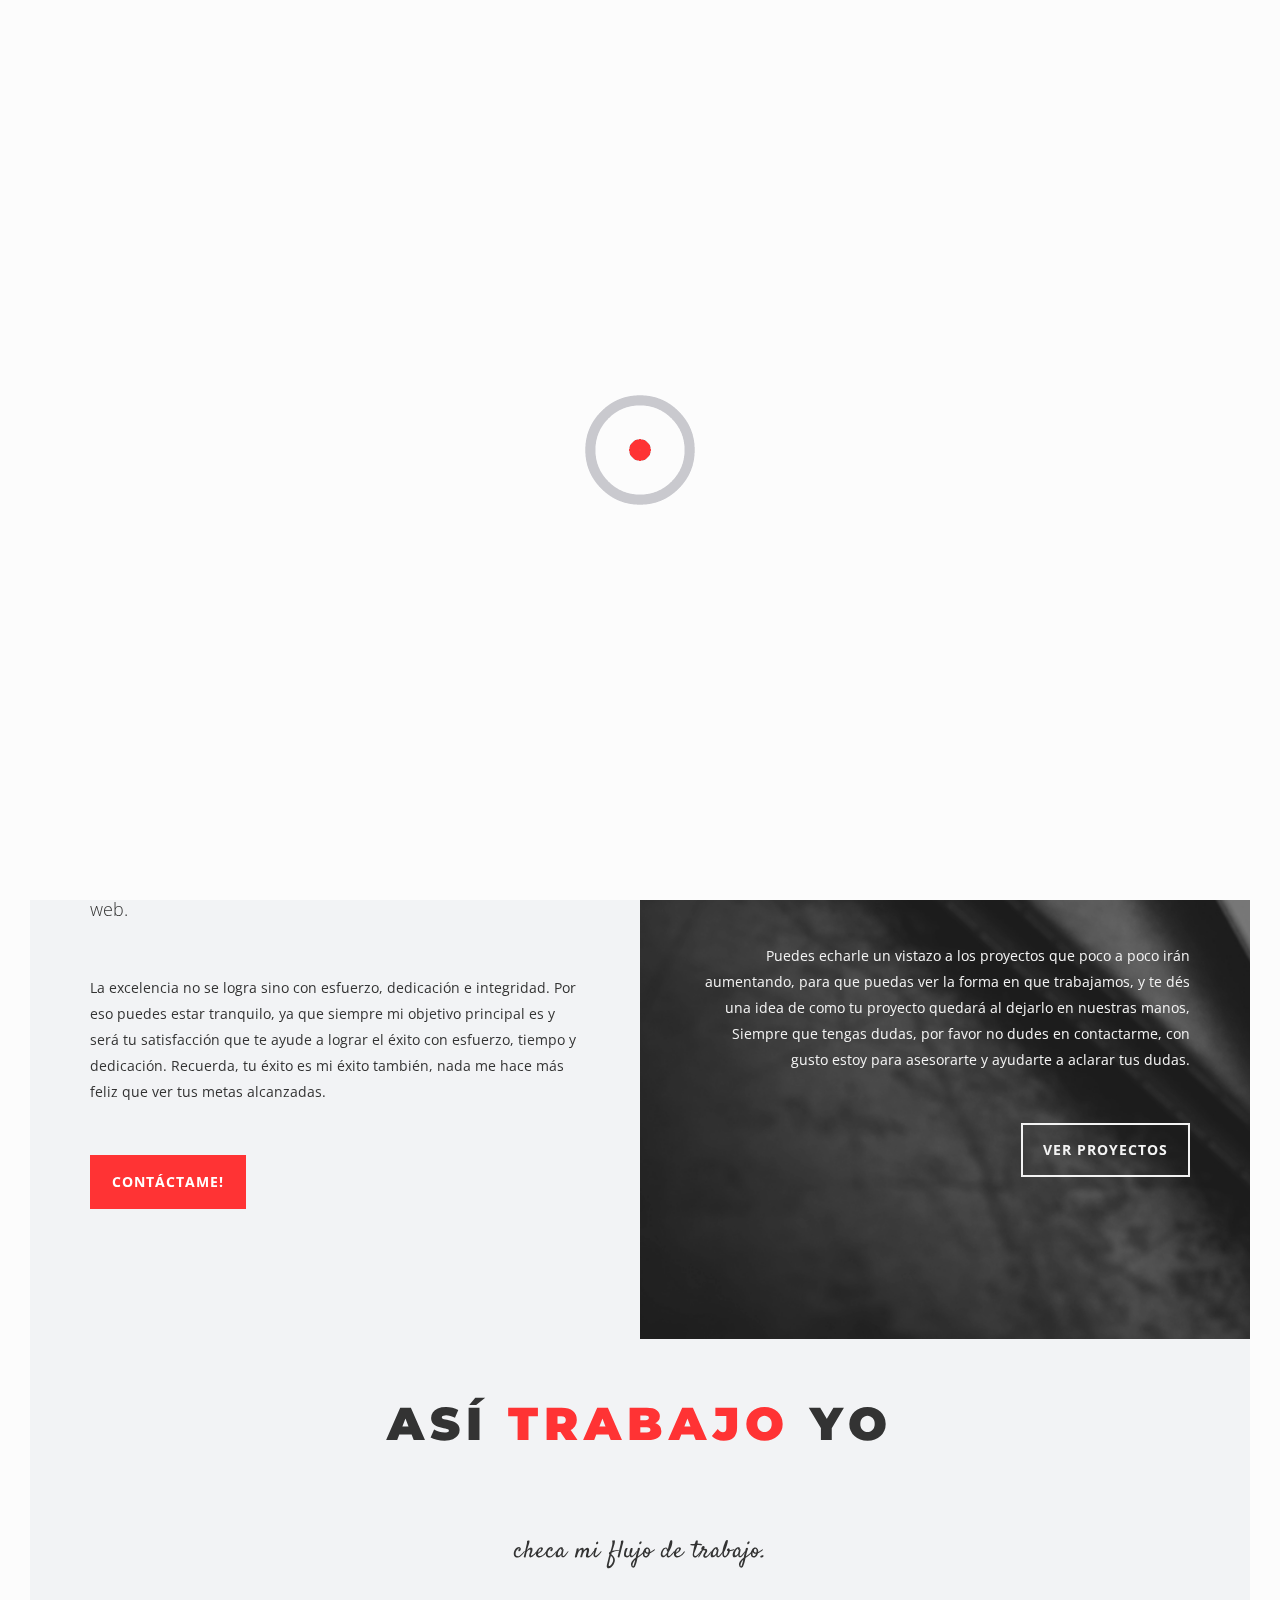
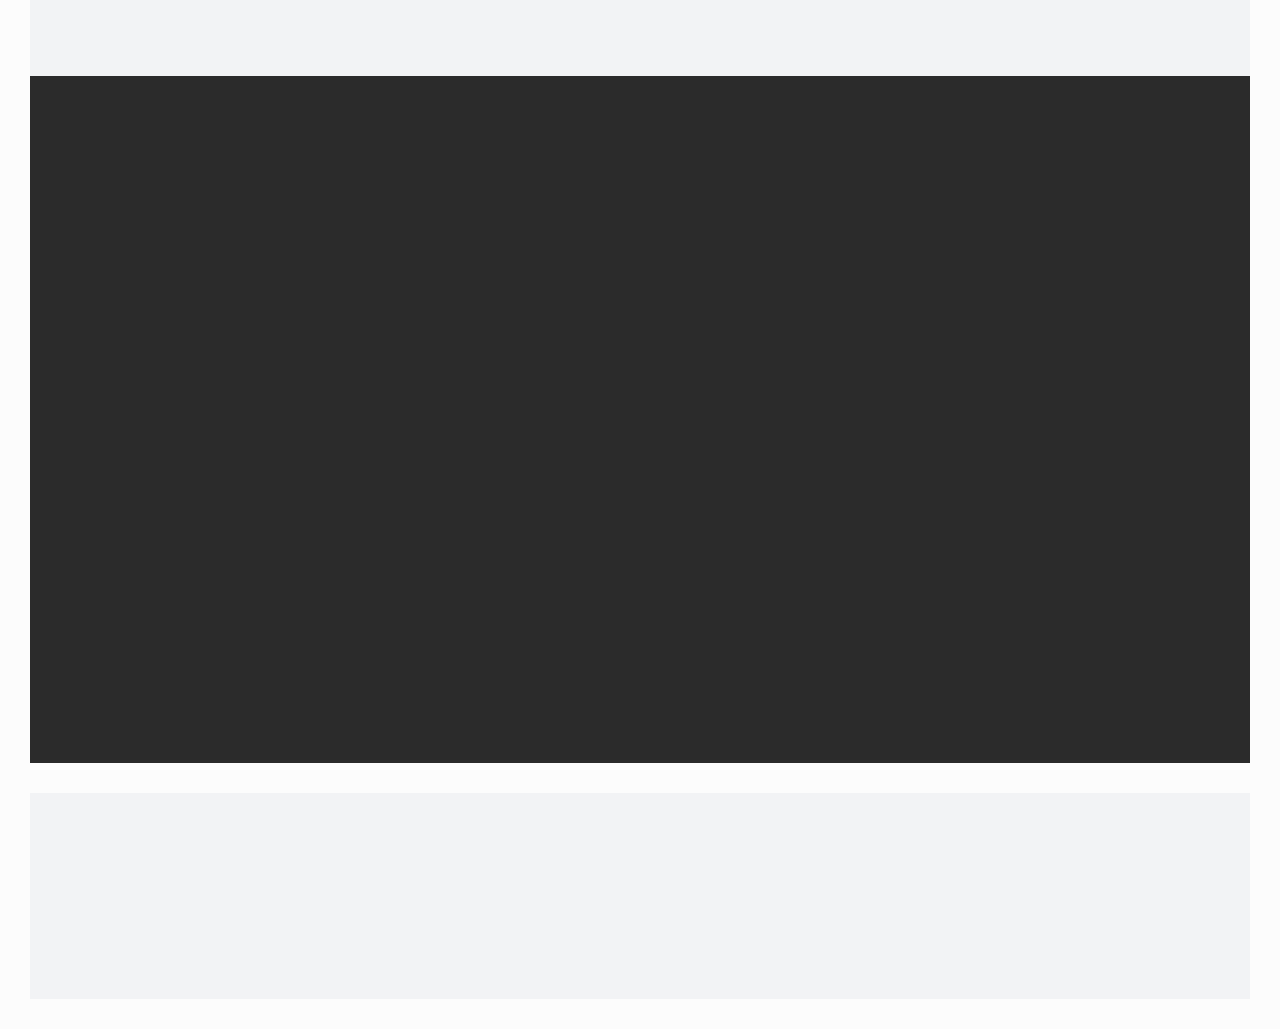
<file: my_work.html>
<!DOCTYPE html>
<html lang="en">
<head>
    <!-- Hotjar Tracking Code for www.manudequevedo.com -->
    <script>
        (function (h, o, t, j, a, r) {
            h.hj = h.hj || function () {
                (h.hj.q = h.hj.q || []).push(arguments)
            };
            h._hjSettings = {
                hjid: 790438,
                hjsv: 6
            };
            a = o.getElementsByTagName('head')[0];
            r = o.createElement('script');
            r.async = 1;
            r.src = t + h._hjSettings.hjid + j + h._hjSettings.hjsv;
            a.appendChild(r);
        })(window, document, 'https://static.hotjar.com/c/hotjar-', '.js?sv=');
    </script>

    <meta charset="utf-8">
    <!--[if IE]><meta http-equiv='X-UA-Compatible' content='IE=edge,chrome=1'><![endif]-->
    <meta name="viewport" content="width=device-width, initial-scale=1">
    <meta name="description" content="">
    <meta name="author" content="">
    <link rel="shortcut icon" href="assets/img/ico/Manu.png">
    <link rel="apple-touch-icon" sizes="144x144" href="assets/img/ico/Manu.png">
    <link rel="apple-touch-icon" sizes="114x114" href="assets/img/ico/Manu.png">
    <link rel="apple-touch-icon" sizes="72x72" href="assets/img/ico/Manu.png">
    <link rel="apple-touch-icon" href="assets/img/ico/Manu.png">

    <title>Front End Developer</title>

    <!-- Bootstrap Core CSS -->
    <link href="assets/css/bootstrap.min.css" rel="stylesheet">
    <link href="assets/css/animate.css" rel="stylesheet">
    <link href="assets/css/plugins.css" rel="stylesheet">

    <!-- Custom CSS -->
    <link href="assets/css/style.css" rel="stylesheet">

    <!-- Custom Fonts -->
    <link href="assets/font-awesome-4.1.0/css/font-awesome.min.css" rel="stylesheet" type="text/css">
    <link href="assets/css/pe-icons.css" rel="stylesheet">

</head>

<body id="page-top" class="animated-navigation">


    <div class="master-wrapper">

        <div class="preloader">
            <div class="preloader-img">
                <span class="loading-animation animate-flicker"><img src="assets/img/loading.GIF" alt="loading" /></span>
            </div>
        </div>

        <!-- Navigation -->
        <nav class="navbar navbar-default navbar-fixed-top fadeInDown" data-wow-delay="0.2s">
            <div class="container-fluid">
                <!-- Brand and toggle get grouped for better mobile display -->
                <div class="navbar-header page-scroll">
                    <button type="button" class="navbar-toggle" data-toggle="collapse" data-target="#main-navigation">
                        <span class="sr-only">Toggle navigation</span>
                        <span class="icon-bar"></span>
                        <span class="icon-bar"></span>
                        <span class="icon-bar"></span>
                    </button>
                    <a class="navbar-brand smoothie" href="index.html">M<span class="theme-accent-color">A</span>NU</a>
                </div>
                <div id="navbar-social">
                    <ul class="smoothie list-inline social-links">
                       <li>
                            <a href="https://twitter.com/ManudeQuevedo" target="_blank"><i class="fa fa-twitter"></i></a>
                        </li>
                        <li>
                            <a href="https://es.pinterest.com/manudequevedo/" target="_blank"><i class="fa fa-pinterest"></i></a>
                        </li>
                        <!-- <li>
                            <a href="#"><i class="fa fa-dribbble"></i></a>
                        </li> -->
                        <li>
                            <a href="https://www.facebook.com/Manolito23" target="_blank"><i class="fa fa-facebook"></i></a>
                        </li>
                       <!--  <li>
                            <a href="#"><i class="fa fa-behance"></i></a>
                        </li> -->
                        <li>
                            <a href="https://mx.linkedin.com/in/manuelmatus" target="_blank"><i class="fa fa-linkedin"></i></a>
                        </li>
                    </ul>
                </div>

                <!-- Collect the nav links, forms, and other content for toggling -->
                <div class="collapse navbar-collapse" id="main-navigation">
                    <ul class="nav navbar-nav navbar-right">
                        <li class="dropdown">
                            <a href="index.html" class="dropdown-toggle" data-hover="dropdown" data-toggle="dropdown">Inicio <!-- <span class="pe-7s-angle-down"></span> --></a>
                        </li>
                        <li class="dropdown">
                            <a href="#" class="dropdown-toggle" data-hover="dropdown" data-toggle="dropdown">Conóceme<span class="pe-7s-angle-down"></span></a>
                            <ul class="dropdown-menu" role="menu">
                                <li><a href="my_work.html">Mi forma de trabajar</a></li>
                                <li><a href="colaboradores.html">Colaboradores</a></li>
                            </ul>
                        <li class="dropdown">
                            <a href="proyectos.html" class="dropdown-toggle" data-hover="dropdown" data-toggle="dropdown">Proyectos <!-- <span class="pe-7s-angle-down"></span> --></a>
                            <!-- <ul class="dropdown-menu" role="menu">
                                <li><a href="portfolio-grid.html">Portfolio Grid</a></li>
                            </ul> -->
                        </li>
                        <!-- <li class="dropdown">
                            <a href="#" class="dropdown-toggle" data-hover="dropdown" data-toggle="dropdown">Blog <span class="pe-7s-angle-down"></span></a>
                            <ul class="dropdown-menu" role="menu">
                                <li><a href="blog.html">Publicaciones</a></li> -->
                                <!-- <li><a href="single-post.html">Single Post</a></li> -->
                            <!-- </ul>
                        </li> -->
                        <li class="dropdown">
                            <a href="contacto.html" class="dropdown-toggle" data-hover="dropdown" data-toggle="dropdown">Contacto<!-- <span class="pe-7s-angle-down"> --></span></a>
                            <!-- <ul class="dropdown-menu" role="menu">
                                <li><a href="blog.html">Publicaciones</a></li>
                                <!-- <li><a href="single-post.html">Single Post</a></li>
                            </ul> -->
                        </li>
                        <li class="dropdown">
                            <a href="#" class="dropdown-toggle" data-hover="dropdown" data-toggle="dropdown">Language <span class="pe-7s-angle-down"></span></a>
                            <ul class="dropdown-menu" role="menu">
                                <li><a href="404.html">English</a></li>
                                <!-- <li><a href="404.html">404</a></li> -->
                            </ul>
                        </li>
                        <li><a href="#search"><i class="pe-7s-search"></i></a></li>
                        <li id="menu-trigger-wrapper">
                            <div class="pull-right">
                                <button type="button" id="menu-toggle" class="tcon tcon-menu--xcross" aria-label="toggle menu">
                                  <span class="tcon-menu__lines" aria-hidden="true"></span>
                                  <span class="tcon-visuallyhidden">toggle menu</span>
                                </button>
                            </div>  
                        </li>
                    </ul>

                </div>
                <!-- /.navbar-collapse -->         

            </div>
            <!-- /.container-fluid -->
        </nav>

        <div id="search-wrapper">
            <button type="button" class="close">×</button>
            <form>
                <input type="search" value="" placeholder="Ingresa alguna palabra..." />
                <button type="submit" class="btn btn-primary">Buscar</button>
            </form>
        </div>

        <section class="dark-wrapper opaqued parallax" data-parallax="scroll" data-image-src="assets/img/bg/2.jpg" data-speed="0.8">
            <div class="section-inner">
                <div class="container">
                    <div class="row">
                        <div class="col-lg-12 mt30 text-center wow fadeIn" data-wow-delay="0.2s">
                            <h2 class="section-heading">Cómo <span class="theme-accent-color">Trabajo</span></h2>
                        </div>
                    </div>
                </div>
            </div>
        </section>
        <div class="col-sm-6 nopadding-lr silver-bg">
            <div class="section-inner pad-sides-60 match-height" data-mh="promo-inner">
                <h3 class="mb50">Objetivo: <span class="theme-accent-color">Excelencia</span></h3>
                <p class="lead mb50">Como Desarrollador Web, siempre busco superar las expectativas de mis clientes lo cual logro a través de un servicio súper personalizado, integro y que se acopla a tus necesidades; En la actualidad el mundo de la programación ha tenido un gran apogeo, lo cual conlleva a que nosotros como los profesionales dentro del ramo, estemos en constante aprendizaje y por ende en una importante improvisación en el manejo de herramientas web.</p>
                <p class="mb50">La excelencia no se logra sino con esfuerzo, dedicación e integridad. Por eso puedes estar tranquilo, ya que siempre mi objetivo principal es y será tu satisfacción que te ayude a lograr el éxito con esfuerzo, tiempo y dedicación. Recuerda, tu éxito es mi éxito también, nada me hace más feliz que ver tus metas alcanzadas.</p>
                <p class="mt30"><a href="contacto.html" class="btn btn-primary btn-red page-scroll">Contáctame!</a></p>
            </div>
        </div>

        <div class="col-sm-6 nopadding-lr dark-wrapper opaqued background-cover" style="background-image: url('assets/img/bg/bg21.jpg');">
            <div class="dark-opaqued-half section-inner pad-sides-60 match-height text-right" data-mh="promo-inner">
                <h3 class="mb50">Trabajo en <span class="theme-accent-color">Equipo</span></h3>
                <p class="lead mb50">Disfruto mucho programar por cuenta propia, pero siempre procuro rodearme de gente talentosa, intercambiar ideas, conocimiento y retroalimentación constructiva. Puedes tener la certeza que al estar desarrollando tu proyecto, mis colaboradores y yo nos enfocaremos 100% en tu satisfacción final, no solo en darte un servicio, sino una experiencia grata que le permita a tu negocio o empresa, lograr las metas trazadas por ti.</p>
                <p class="mb50">Puedes echarle un vistazo a los proyectos que poco a poco irán aumentando, para que puedas ver la forma en que trabajamos, y te dés una idea de como tu proyecto quedará al dejarlo en nuestras manos, Siempre que tengas dudas, por favor no dudes en contactarme, con gusto estoy para asesorarte y ayudarte a aclarar tus dudas.</p>
                <p class="mt30"><a href="proyectos.html" class="btn btn-primary btn-white page-scroll">Ver Proyectos</a></p>
            </div>
        </div>
        <div>
        </div>
        <section class="silver-bg">
                 <div class="container">
                    <div class="row">
                        <div class="col-lg-12 text-center mb100">
                            <h2 class="section-heading one">Así <span class="theme-accent-color">Trabajo</span> Yo</h2>
                            <hr class="thin-hr">
                            <h3 class="section-subheading secondary-font">Checa mi flujo de trabajo.</h3>
                        </div>
                    </div>
                </div>
        <section class="dark-wrapper">
            <div class="section-inner">
                  <!--<div class="container">
                    <div class="row">
                        <div class="col-lg-12 text-center mb100">                        
                            <h2 class="section-heading">Mi <span class="theme-accent-color">forma</span> de trabajar</h2>
                            <hr class="thin-hr">
                            <h3 class="section-subheading secondary-font">Siempre buscando tu satisfacción.</h3>
                        </div>
                    </div>
                </div> -->

                <div class="wow fadeIn" data-wow-delay="0.2s">
                    <div class="container text-center">
                        <div class="row">
                            <div class="col-xs-12" role="tabpanel">
                                <div class="col-sm-12">
                                    <!-- Nav tabs -->
                                    <ul class="nav nav-justified icon-tabs" id="nav-tabs" role="tablist">
                                        <li role="presentation" class="active">
                                            <a href="#dustin" aria-controls="dustin" role="tab" data-toggle="tab">
                                                <span class="fa-4x pe-7s-users"></span>
                                                <span class="tabtitle heading-font">Atención Personalizada</span>
                                            </a>
                                        </li>
                                        <li role="presentation" class="">
                                            <a href="#daksh" aria-controls="daksh" role="tab" data-toggle="tab">
                                               <span class="fa-4x pe-7s-date"></span>
                                               <span class="tabtitle heading-font">Tiempo de Entrega</span>
                                            </a>
                                        </li>
                                        <li role="presentation" class="">
                                            <a href="#anna" aria-controls="anna" role="tab" data-toggle="tab">
                                                <span class="fa-4x pe-7s-plugin"></span>
                                                <span class="tabtitle heading-font">Desarrollo del Proyecto</span>
                                            </a>
                                        </li>
                                        <li role="presentation" class="">
                                            <a href="#wafer" aria-controls="wafer" role="tab" data-toggle="tab">
                                                <span class="fa-4x pe-7s-diamond"></span>
                                                <span class="tabtitle heading-font">La Entrega Final</span>
                                            </a>
                                        </li>
                                    </ul>
                                </div>
                                <div class="col-sm-12 mt60">
                                    <!-- Tab panes -->
                                    <div class="tab-content" id="tabs-collapse">            
                                        <div role="tabpanel" class="tab-pane fade in active" id="dustin">
                                            <div class="tab-inner pad-sides-60">                   
                                                <p class="lead mb30">Desde el primer momento en que nos sentemos a platicar sobre tu proyecto, tus metas, mi enfoque será entender completamente tu idea, darte sugerencias, proponerte mejoras y que tu idea quede 100% definida, mis talentosos colaboradores harán la magia necesaria para que tu proyecto quede increíble.</p>
                                                <a href="colaboradores.html" class="btn btn-primary btn-red page-scroll">Mis Colaboradores</a>             
                                            </div>
                                        </div>
                                        
                                        <div role="tabpanel" class="tab-pane fade" id="daksh">
                                            <div class="tab-inner pad-sides-60">
                                                <p class="lead mb30">Una vez que se haya acordado la inversión y que la propuesta presentada sea de tu agrado, difiniremos en conjunto los tiempos para que el proyecto sea desarrollado conforme a tus necesidades, mi forma de cotizar se basa en la complejidad del trabajo a realizar, sin importar el número de horas que conlleve desarrollarlo.</p>
                                                <a href="contacto.html" class="btn btn-primary btn-red page-scroll">Cotiza tu Proyecto</a>      
                                            </div>
                                        </div>
                                        
                                        <div role="tabpanel" class="tab-pane fade" id="anna">
                                            <div class="tab-inner pad-sides-60">
                                                <p class="lead mb30">Es de suma importancia que durante esta etapa, estémos en constante comunicación e intercambio de ideas, esto puede ser a través de Skype, Whatsapp o de forma presencial, como más te acomode, ya que de esta manera tu proyecto será desarrollado sin mayor contratiempo.</p>
                                                <a href="contacto.html" class="btn btn-primary btn-red page-scroll">Pregúntame</a>    
                                            </div> 
                                        </div>
                                        
                                        <div role="tabpanel" class="tab-pane fade" id="wafer">
                                            <div class="tab-inner pad-sides-60">
                                                <p class="lead mb30">Los servicios que ofrezco en conjunto con mis colaboradores, no tienen expiración, ¿a qué me refiero? aún después de haber concluido tu proyecto, te ofrezco servicios de actualización y modificación en base a las necesidades que vayas requiriendo.</p>
                                                <a href="my_work.html" class="btn btn-primary btn-red page-scroll">Proyectos</a>     
                                            </div>
                                        </div>
                                    </div>
                                </div>        
                            </div>
                        </div>
                    </div>
                </div>
            </div>
        </section>

    <!--<section class="opaqued light-opaqued parallax" data-parallax="scroll" data-image-src="assets/img/bg/bg_bw2.jpg" data-speed="0.8">
            <div class="section-inner">
                <div class="container">
                    <div class="row">
                        <div class="col-md-3 col-xs-12">
                            <div class="text-center">
                                <span class="stat-icon"><i class="pe-7s-timer fa-4x"></i></span>
                                <h2><span class="countup">10248</span></h2>
                                <h6>Hours <span class="theme-accent-color">Saved</span></h6>
                            </div>
                        </div>
                        <div class="col-md-3 col-xs-12">
                            <div class="text-center">
                                <span class="stat-icon"><i class="pe-7s-cloud-upload fa-4x"></i></span>
                                <h2><span class="countup">2035945</span></h2>
                                <h6>Files <span class="theme-accent-color">Uploaded</span></h6>
                            </div>
                        </div>
                        <div class="col-md-3 col-xs-12">
                            <div class="text-center">
                                <span class="stat-icon"><i class="pe-7s-tools fa-4x"></i></span>
                                <h2><span class="countup">24</span></h2>
                                <h6>Hours Of <span class="theme-accent-color">Support</span></h6>
                            </div>
                        </div>
                        <div class="col-md-3 col-xs-12">
                            <div class="text-center">
                                <span class="stat-icon"><i class="pe-7s-like fa-4x"></i></span>
                                <h2><span class="countup">99999999</span></h2>
                                <h6>Social <span class="theme-accent-color">Shares</span></h6>
                            </div>
                        </div>
                    </div>
                </div>
            </div>
        </section> -->

         <footer class="white-wrapper">
            <div class="container-fluid">
                <div class="row">
                    <div class="col-md-6 wow fadeIn" data-wow-delay="0.2s">
                        <span class="copyright">&copy; 2016. Manu de Quevedo. Todos los Derechos Reservados</span>
                    </div>
                    <div class="col-md-6 text-right">
                        <ul class="list-inline social-links wow fadeIn" data-wow-delay="0.2s">
                            <li>
                                <a href="https://twitter.com/ManudeQuevedo" target="_blank"><i class="fa fa-twitter"></i></a>
                            </li>
                            <li>
                                <a href="https://es.pinterest.com/manudequevedo/" target="_blank"><i class="fa fa-pinterest"></i></a>
                            </li>
                            <!-- <li>
                                <a href="#"><i class="fa fa-dribbble"></i></a>
                            </li> -->
                            <li>
                                <a href="https://www.facebook.com/Manolito23" target="_blank"><i class="fa fa-facebook"></i></a>
                            </li>
                            <!-- <li>
                                <a href="#"><i class="fa fa-behance"></i></a>
                            </li> -->
                            <li>
                                <a href="https://mx.linkedin.com/in/manuelmatus" target="_blank"><i class="fa fa-linkedin"></i></a>
                            </li>
                        </ul>
                    </div>
                </div>
            </div>
        </footer>
        <div id="bottom-frame"></div>

        <a href="#" id="back-to-top"><i class="fa fa-long-arrow-up"></i></a>

    </div>

    <script src="assets/js/jquery.js"></script>
    <script src="assets/js/bootstrap.min.js"></script>
    <script src="assets/js/plugins.js"></script>
    <script type="text/javascript" src="http://maps.google.com/maps/api/js?sensor=false"></script>
    <script src="assets/js/init.js"></script>

    <!-- HTML5 Shim and Respond.js IE8 support of HTML5 elements and media queries -->
    <!-- WARNING: Respond.js doesn't work if you view the page via file:// -->
    <!--[if lt IE 9]>
        <script src="https://oss.maxcdn.com/libs/html5shiv/3.7.0/html5shiv.js"></script>
        <script src="https://oss.maxcdn.com/libs/respond.js/1.4.2/respond.min.js"></script>
    <![endif]-->

</body>

</html>
</file>
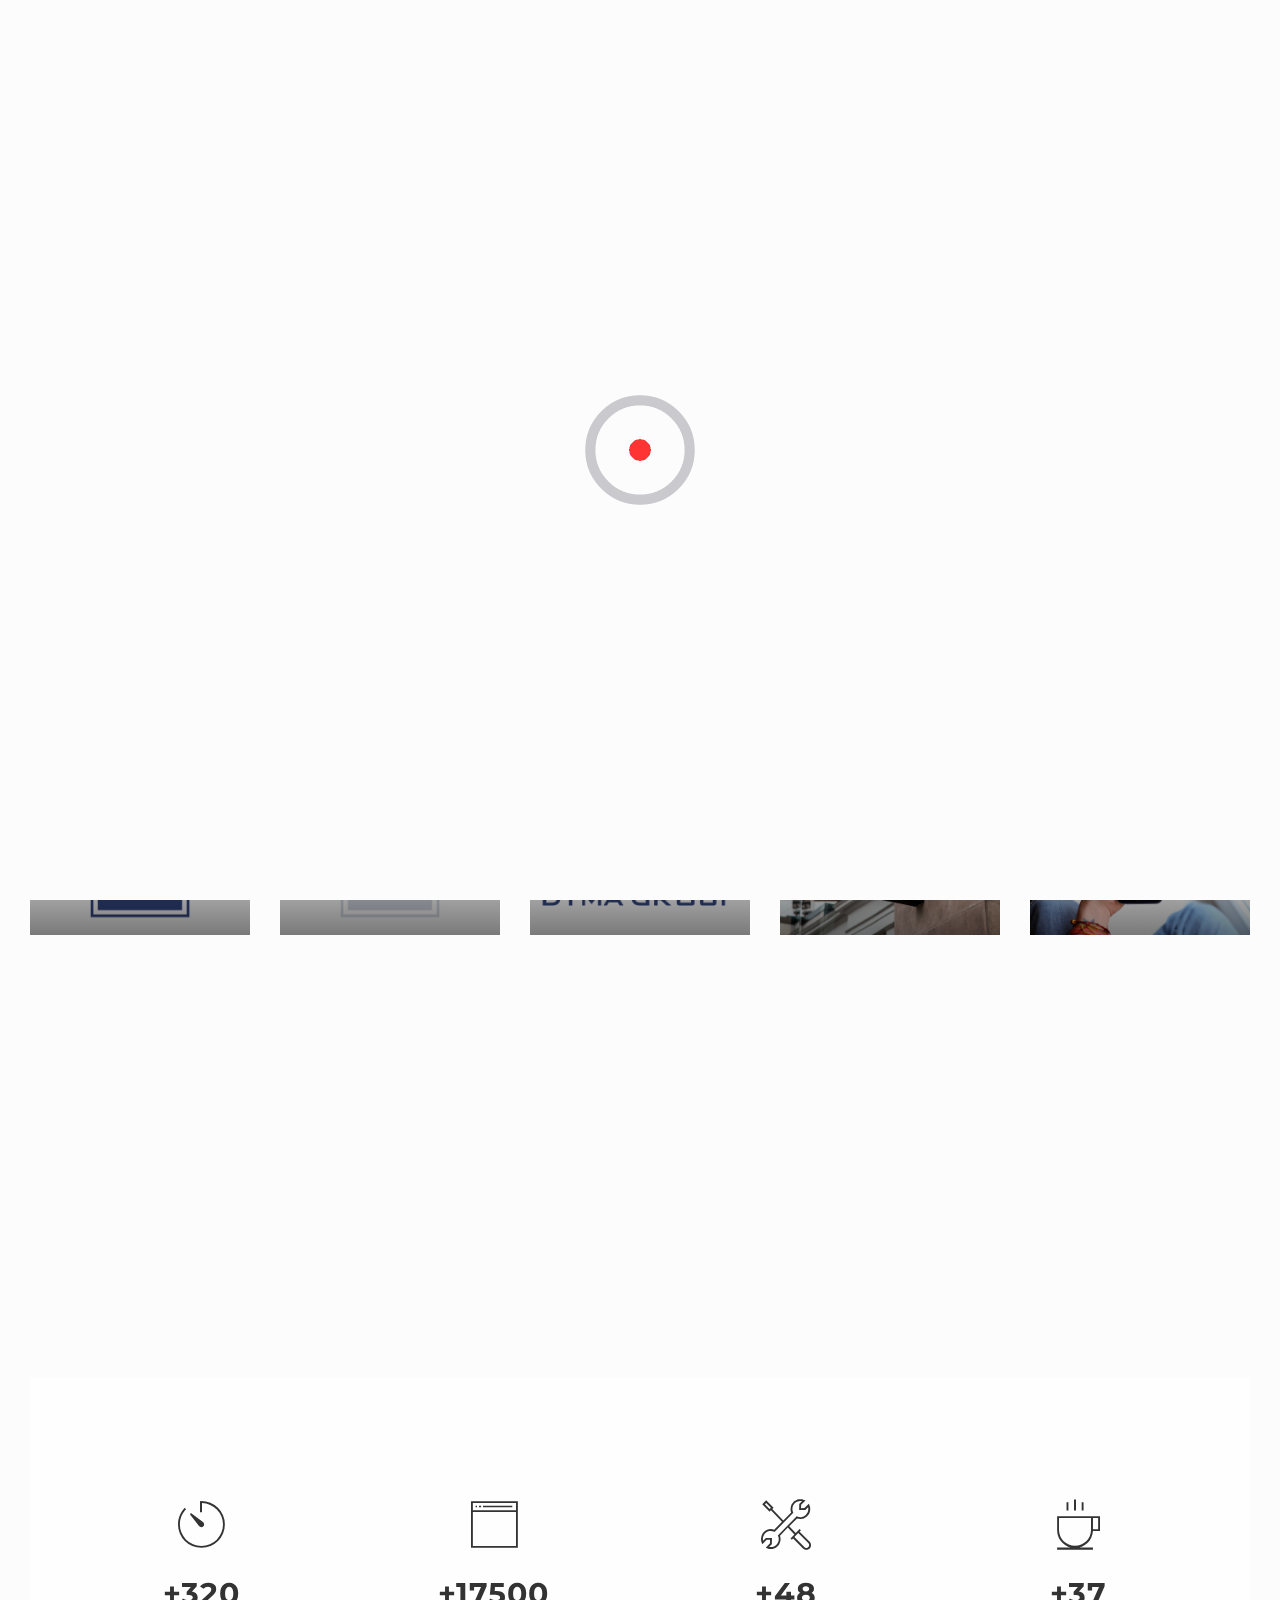
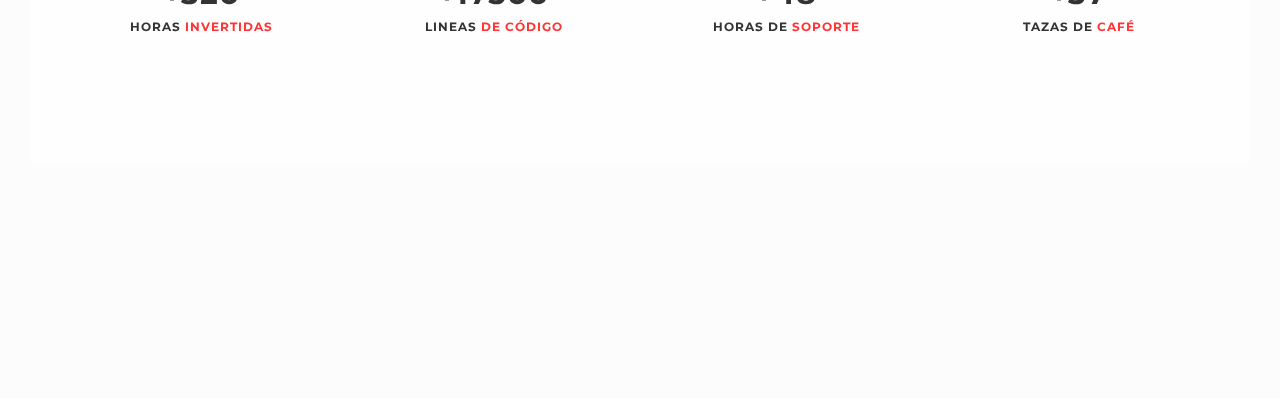
<file: proyectos.html>
<!DOCTYPE html>
<html lang="en">
<head>
    <!-- Hotjar Tracking Code for www.manudequevedo.com -->
    <script>
        (function (h, o, t, j, a, r) {
            h.hj = h.hj || function () {
                (h.hj.q = h.hj.q || []).push(arguments)
            };
            h._hjSettings = {
                hjid: 790438,
                hjsv: 6
            };
            a = o.getElementsByTagName('head')[0];
            r = o.createElement('script');
            r.async = 1;
            r.src = t + h._hjSettings.hjid + j + h._hjSettings.hjsv;
            a.appendChild(r);
        })(window, document, 'https://static.hotjar.com/c/hotjar-', '.js?sv=');
    </script>

    <meta charset="utf-8">
    <!--[if IE]><meta http-equiv='X-UA-Compatible' content='IE=edge,chrome=1'><![endif]-->
    <meta name="viewport" content="width=device-width, initial-scale=1">
    <meta name="description" content="">
    <meta name="author" content="">
    <link rel="shortcut icon" href="assets/img/ico/Manu.png">
    <link rel="apple-touch-icon" sizes="144x144" href="assets/img/ico/Manu.png">
    <link rel="apple-touch-icon" sizes="114x114" href="assets/img/ico/Manu.png">
    <link rel="apple-touch-icon" sizes="72x72" href="assets/img/ico/Manu.png">
    <link rel="apple-touch-icon" href="assets/img/ico/Manu.png">

    <title>Front End Developer</title>

    <!-- Bootstrap Core CSS -->
    <link href="assets/css/bootstrap.min.css" rel="stylesheet">
    <link href="assets/css/animate.css" rel="stylesheet">
    <link href="assets/css/plugins.css" rel="stylesheet">

    <!-- Custom CSS -->
    <link href="assets/css/style.css" rel="stylesheet">

    <!-- Custom Fonts -->
    <link href="assets/font-awesome-4.1.0/css/font-awesome.min.css" rel="stylesheet" type="text/css">
    <link href="assets/css/pe-icons.css" rel="stylesheet">

</head>

<body id="page-top" class="animated-navigation">


    <div class="master-wrapper">

        <div class="preloader">
            <div class="preloader-img">
                <span class="loading-animation animate-flicker"><img src="assets/img/loading.GIF" alt="loading" /></span>
            </div>
        </div>

        <!-- Navigation -->
        <nav class="navbar navbar-default navbar-fixed-top fadeInDown" data-wow-delay="0.2s">
            <div class="container-fluid">
                <!-- Brand and toggle get grouped for better mobile display -->
                <div class="navbar-header page-scroll">
                    <button type="button" class="navbar-toggle" data-toggle="collapse" data-target="#main-navigation">
                        <span class="sr-only">Toggle navigation</span>
                        <span class="icon-bar"></span>
                        <span class="icon-bar"></span>
                        <span class="icon-bar"></span>
                    </button>
                    <a class="navbar-brand smoothie" href="index.html">M<span class="theme-accent-color">A</span>NU</a>
                </div>
                <div id="navbar-social">
                    <ul class="smoothie list-inline social-links">
                       <li>
                            <a href="https://twitter.com/ManudeQuevedo" target="_blank"><i class="fa fa-twitter"></i></a>
                        </li>
                        <li>
                            <a href="https://es.pinterest.com/manudequevedo/" target="_blank"><i class="fa fa-pinterest"></i></a>
                        </li>
                        <!-- <li>
                            <a href="#"><i class="fa fa-dribbble"></i></a>
                        </li> -->
                        <li>
                            <a href="https://www.facebook.com/Manolito23" target="_blank"><i class="fa fa-facebook"></i></a>
                        </li>
                       <!--  <li>
                            <a href="#"><i class="fa fa-behance"></i></a>
                        </li> -->
                        <li>
                            <a href="https://mx.linkedin.com/in/manuelmatus" target="_blank"><i class="fa fa-linkedin"></i></a>
                        </li>
                    </ul>
                </div>

                <!-- Collect the nav links, forms, and other content for toggling -->
                <div class="collapse navbar-collapse" id="main-navigation">
                    <ul class="nav navbar-nav navbar-right">
                        <li class="dropdown">
                            <a href="index.html" class="dropdown-toggle" data-hover="dropdown" data-toggle="dropdown">Inicio <!-- <span class="pe-7s-angle-down"></span> --></a>
                        </li>
                        <li class="dropdown">
                            <a href="#" class="dropdown-toggle" data-hover="dropdown" data-toggle="dropdown">Conóceme<span class="pe-7s-angle-down"></span></a>
                            <ul class="dropdown-menu" role="menu">
                                <li><a href="my_work.html">Mi forma de trabajar</a></li>
                                <li><a href="colaboradores.html">Colaboradores</a></li>
                            </ul>
                        <li class="dropdown">
                            <a href="proyectos.html" class="dropdown-toggle" data-hover="dropdown" data-toggle="dropdown">Proyectos <!-- <span class="pe-7s-angle-down"></span> --></a>
                            <!-- <ul class="dropdown-menu" role="menu">
                                <li><a href="portfolio-grid.html">Portfolio Grid</a></li>
                            </ul> -->
                        </li>
                        <!-- <li class="dropdown">
                            <a href="#" class="dropdown-toggle" data-hover="dropdown" data-toggle="dropdown">Blog <span class="pe-7s-angle-down"></span></a>
                            <ul class="dropdown-menu" role="menu">
                                <li><a href="blog.html">Publicaciones</a></li> -->
                                <!-- <li><a href="single-post.html">Single Post</a></li> -->
                            <!-- </ul>
                        </li> -->
                        <li class="dropdown">
                            <a href="contacto.html" class="dropdown-toggle" data-hover="dropdown" data-toggle="dropdown">Contacto<!-- <span class="pe-7s-angle-down"> --></span></a>
                            <!-- <ul class="dropdown-menu" role="menu">
                                <li><a href="blog.html">Publicaciones</a></li>
                                <!-- <li><a href="single-post.html">Single Post</a></li>
                            </ul> -->
                        </li>
                        <li class="dropdown">
                            <a href="#" class="dropdown-toggle" data-hover="dropdown" data-toggle="dropdown">Language <span class="pe-7s-angle-down"></span></a>
                            <ul class="dropdown-menu" role="menu">
                                <li><a href="404.html">English</a></li>
                                <!-- <li><a href="404.html">404</a></li> -->
                            </ul>
                        </li>
                        <li><a href="#search"><i class="pe-7s-search"></i></a></li>
                        <li id="menu-trigger-wrapper">
                            <div class="pull-right">
                                <button type="button" id="menu-toggle" class="tcon tcon-menu--xcross" aria-label="toggle menu">
                                  <span class="tcon-menu__lines" aria-hidden="true"></span>
                                  <span class="tcon-visuallyhidden">toggle menu</span>
                                </button>
                            </div>  
                        </li>
                    </ul>

                </div>
                <!-- /.navbar-collapse -->         

            </div>
            <!-- /.container-fluid -->
        </nav>

        <div id="search-wrapper">
            <button type="button" class="close">×</button>
            <form>
                <input type="search" value="" placeholder="Ingresa alguna palabra..." />
                <button type="submit" class="btn btn-primary">Buscar</button>
            </form>
        </div>

        <section class="dark-wrapper opaqued parallax" data-parallax="scroll" data-image-src="assets/img/bg/teammates.jpe" data-speed="0.8">
            <div class="section-inner">
                <div class="container">
                    <div class="row">
                        <div class="col-lg-12 mt30 text-center wow fadeIn" data-wow-delay="0.2s">
                            <h2 class="section-heading">Mis <span class="theme-accent-color">Proyectos</span></h2>
                        </div>
                    </div>
                </div>
            </div>
        </section>
<!--         <section class="silver-bg">
          <div class="section-inner"> 
            <div class="container">
              <div class="row">
                <div class="col-lg-12 text-center mb100">
                      <h2 class="section-heading">MIS <span class="theme-accent-color">ÚLTIMOS</span> PROYECTOS</h2>
                      <hr class="thin-hr">
                      <h3 class="section-subheading secondary-font">échales un vistazo</h3>
                </div>
              </div>
            </div>
          </div> -->
        
        <!-- <section> 
            <div class="section-inner">
     
                <div class="container">
                    <div class="masonry-portfolio row">
                         <ul class="masonry-portfolio-filter mb30 text-center list-inline wow fadeIn" data-wow-delay="0.2s">
                            <li><a class="btn btn-primary btn-transparent active" href="#" data-filter="*">Todos</a></li>
                            <li><a class="btn btn-primary btn-transparent" href="#" data-filter=".apps">Web</a></li>
                            <li><a class="btn btn-primary btn-transparent" href="#" data-filter=".design">Fotografía</a></li>
                            <li><a class="btn btn-primary btn-transparent" href="#" data-filter=".photography">Branding</a></li>
                            <li><a class="btn btn-primary btn-transparent" href="#" data-filter=".video">Diseño Gráfico</a></li>
                        </ul>

                        <div class="masonry-portfolio-items">
                            <div class="col-md-4 masonry-portfolio-item design">
                                <div class="hover-item">
                                    <img src="assets/img/blog/blog1.jpg" class="img-responsive smoothie wow fadeIn" data-wow-delay="0.2s" alt="">
                                    <div class="overlay-item-caption smoothie wow fadeIn" data-wow-delay="0.2s">
                                        <h3 class="vertical-center smoothie"><a href="single-portfolio.html" title="view project">Multivital</a></h3>
                                    </div>
                                    <div class="hover-item-caption smoothie">
                                        <div class="vertical-center smoothie">
                                            <a href="assets/img/portfolio/portfolio1.jpg" title="view Gallery" class="btn btn-primary btn-white page-scroll lb-link smoothie">Zoom</a>
                                            <a href="single-portfolio.html" class="smoothie btn btn-primary btn-white page-scroll">Ver</a>
                                        </div>
                                    </div>
                                </div>
                            </div>
                            <div class="col-md-4 masonry-portfolio-item photography">
                                <div class="hover-item">
                                    <img src="assets/img/blog/blog2.jpg" class="img-responsive smoothie wow fadeIn" data-wow-delay="0.2s" alt="">
                                    <div class="overlay-item-caption smoothie wow fadeIn" data-wow-delay="0.2s">
                                        <h3 class="vertical-center smoothie"><a href="single-portfolio.html" title="view project">Dyma Group</a></h3>
                                    </div>
                                    <div class="hover-item-caption smoothie">
                                        <div class="vertical-center smoothie">
                                            <a href="assets/img/portfolio/portfolio1.jpg" title="view Gallery" class="btn btn-primary btn-white page-scroll lb-link smoothie">Zoom</a>
                                            <a href="single-portfolio.html" class="smoothie btn btn-primary btn-white page-scroll">Ver</a>
                                        </div>
                                    </div>
                                </div>
                            </div>
                            <div class="col-md-4 masonry-portfolio-item video">
                                <div class="hover-item">
                                    <img src="assets/img/blog/blog3.jpg" class="img-responsive smoothie wow fadeIn" data-wow-delay="0.2s" alt="">
                                    <div class="overlay-item-caption smoothie wow fadeIn" data-wow-delay="0.2s">
                                        <h3 class="vertical-center smoothie"><a href="single-portfolio.html" title="view project">Título 1</a></h3>
                                    </div>
                                    <div class="hover-item-caption smoothie">
                                        <div class="vertical-center smoothie">
                                            <a href="assets/img/portfolio/portfolio1.jpg" title="view Gallery" class="btn btn-primary btn-white page-scroll lb-link smoothie">Zoom</a>
                                            <a href="single-portfolio.html" class="smoothie btn btn-primary btn-white page-scroll">Ver</a>
                                        </div>
                                    </div>
                                </div>
                            </div>
                            <div class="col-md-4 masonry-portfolio-item apps">
                                <div class="hover-item">
                                    <img src="assets/img/blog/blog4.jpg" class="img-responsive smoothie wow fadeIn" data-wow-delay="0.2s" alt="">
                                    <div class="overlay-item-caption smoothie wow fadeIn" data-wow-delay="0.2s">
                                        <h3 class="vertical-center smoothie"><a href="single-portfolio.html" title="view project">Titulo 2
                                        </a></h3>
                                    </div>
                                    <div class="hover-item-caption smoothie">
                                        <div class="vertical-center smoothie">
                                            <a href="assets/img/portfolio/portfolio1.jpg" title="view Gallery" class="btn btn-primary btn-white page-scroll lb-link smoothie">Zoom</a>
                                            <a href="single-portfolio.html" class="smoothie btn btn-primary btn-white page-scroll">Ver</a>
                                        </div>
                                    </div>
                                </div>
                            </div> -->
                            <!-- <div class="col-md-4 masonry-portfolio-item design">
                                <div class="hover-item">
                                    <img src="assets/img/blog/blog5.jpg" class="img-responsive smoothie wow fadeIn" data-wow-delay="0.2s" alt="">
                                    <div class="overlay-item-caption smoothie wow fadeIn" data-wow-delay="0.2s">
                                        <h3 class="vertical-center smoothie"><a href="single-portfolio.html" title="view project">Project Title</a></h3>
                                    </div>
                                    <div class="hover-item-caption smoothie">
                                        <div class="vertical-center smoothie">
                                            <a href="assets/img/portfolio/portfolio1.jpg" title="view Gallery" class="btn btn-primary btn-white page-scroll lb-link smoothie">Zoom</a>
                                            <a href="single-portfolio.html" class="smoothie btn btn-primary btn-white page-scroll">Ver</a>
                                        </div>
                                    </div>
                                </div>
                            </div> -->
                            <!-- <div class="col-md-4 masonry-portfolio-item photography">
                                <div class="hover-item">
                                    <img src="assets/img/blog/blog6.jpg" class="img-responsive smoothie wow fadeIn" data-wow-delay="0.2s" alt="">
                                    <div class="overlay-item-caption smoothie wow fadeIn" data-wow-delay="0.2s">
                                        <h3 class="vertical-center smoothie"><a href="single-portfolio.html" title="view project">Project Title</a></h3>
                                    </div>
                                    <div class="hover-item-caption smoothie">
                                        <div class="vertical-center smoothie">
                                            <a href="assets/img/portfolio/portfolio1.jpg" title="view Gallery" class="btn btn-primary btn-white page-scroll lb-link smoothie">Zoom</a>
                                            <a href="single-portfolio.html" class="smoothie btn btn-primary btn-white page-scroll">Ver</a>
                                        </div>
                                    </div>
                                </div>
                            </div> -->
                            <!-- <div class="col-md-4 masonry-portfolio-item video">
                                <div class="hover-item">
                                    <img src="assets/img/blog/blog7.jpg" class="img-responsive smoothie wow fadeIn" data-wow-delay="0.2s" alt="">
                                    <div class="overlay-item-caption smoothie wow fadeIn" data-wow-delay="0.2s">
                                        <h3 class="vertical-center smoothie"><a href="single-portfolio.html" title="view project">Project Title</a></h3>
                                    </div>
                                    <div class="hover-item-caption smoothie">
                                        <div class="vertical-center smoothie">
                                            <a href="assets/img/portfolio/portfolio1.jpg" title="view Gallery" class="btn btn-primary btn-white page-scroll lb-link smoothie">Zoom</a>
                                            <a href="single-portfolio.html" class="smoothie btn btn-primary btn-white page-scroll">Ver</a>
                                        </div>
                                    </div>
                                </div>
                            </div> -->
                            <!-- <div class="col-md-4 masonry-portfolio-item apps">
                                <div class="hover-item">
                                    <img src="assets/img/blog/blog8.jpg" class="img-responsive smoothie wow fadeIn" data-wow-delay="0.2s" alt="">
                                    <div class="overlay-item-caption smoothie wow fadeIn" data-wow-delay="0.2s">
                                        <h3 class="vertical-center smoothie"><a href="single-portfolio.html" title="view project">Project Title</a></h3>
                                    </div>
                                    <div class="hover-item-caption smoothie">
                                        <div class="vertical-center smoothie">
                                            <a href="assets/img/portfolio/portfolio1.jpg" title="view Gallery" class="btn btn-primary btn-white page-scroll lb-link smoothie">Zoom</a>
                                            <a href="single-portfolio.html" class="smoothie btn btn-primary btn-white page-scroll">View</a>
                                        </div>
                                    </div>
                                </div>
                            </div> -->
                        <!-- </div>
                    </div>
                </div> 
                 
            </div>
        </section> -->

         <section>
            <div class="section-inner">  
                <div class="container">
                    <div class="row">
                        <div class="col-lg-12 text-center mb100">
                            <h2 class="section-heading"><span class="theme-accent-color">Dyma Group</span> México</h2>
                            <hr class="thin-hr">
                        </div>
                    </div>
                </div>

                <div class="row">
                  <ul class="owl-carousel fw-carousel wow fadeIn list-unstyled" data-items="5" data-items-tablet="[768,2]"  data-items-mobile="[479,1]">
                    <li class="nopadding-lr hover-item">
                      <img src="assets/img/portfolio/Dyma/bw-dyma1.jpg" class="img-responsive smoothie wow fadeIn" data-wow-delay="0.2s" alt="">
                      <div class="overlay-item-caption smoothie wow fadeIn" data-wow-delay="0.2s"></div>
                        <div class="hover-item-caption smoothie">
                          <div class="vertical-center smoothie">
                            <a href="assets/img/portfolio/Dyma/bw-dyma1.jpg" title="view Gallery" class="btn btn-primary btn-white page-scroll lb-link smoothie">Zoom</a>
                          </div>
                        </div>
                    </li>
                    <li class="nopadding-lr hover-item">
                      <img src="assets/img/portfolio/Dyma/bw-dyma2.jpg" class="img-responsive smoothie wow fadeIn" data-wow-delay="0.2s" alt="">
                        <div class="overlay-item-caption smoothie wow fadeIn" data-wow-delay="0.2s"></div>
                          <div class="hover-item-caption smoothie">
                            <div class="vertical-center smoothie">
                            <a href="assets/img/portfolio/Dyma/bw-dyma2.jpg" title="view Gallery" class="btn btn-primary btn-white page-scroll lb-link smoothie">Zoom</a>
                          </div>
                        </div>
                    </li>
                    <li class="nopadding-lr hover-item">
                      <img src="assets/img/portfolio/Dyma/bw-dyma3.jpg" class="img-responsive smoothie wow fadeIn" data-wow-delay="0.2s" alt="">
                        <div class="overlay-item-caption smoothie wow fadeIn" data-wow-delay="0.2s"></div>
                          <div class="hover-item-caption smoothie">
                            <div class="vertical-center smoothie">
                            <a href="assets/img/portfolio/Dyma/bw-dyma3.jpg" title="view Gallery" class="btn btn-primary btn-white page-scroll lb-link smoothie">Zoom</a>
                            </div>
                          </div>
                        </li>
                <li class="nopadding-lr hover-item">
                    <img src="assets/img/portfolio/Dyma/bw-dyma4.jpg" class="img-responsive smoothie wow fadeIn" data-wow-delay="0.2s" alt="">
                    <div class="overlay-item-caption smoothie wow fadeIn" data-wow-delay="0.2s"></div>
                    <div class="hover-item-caption smoothie">
                        <div class="vertical-center smoothie">
                            <a href="assets/img/portfolio/Dyma/bw-dyma4.jpg" title="view Gallery" class="btn btn-primary btn-white page-scroll lb-link smoothie">Zoom</a>
                        </div>
                    </div>
                </li>
                <li class="nopadding-lr hover-item">
                    <img src="assets/img/portfolio/Dyma/bw-dyma5.jpg" class="img-responsive smoothie wow fadeIn" data-wow-delay="0.2s" alt="">
                    <div class="overlay-item-caption smoothie wow fadeIn" data-wow-delay="0.2s"></div>
                    <div class="hover-item-caption smoothie">
                        <div class="vertical-center smoothie">
                            <a href="assets/img/portfolio/Dyma/bw-dyma5.jpg" title="view Gallery" class="btn btn-primary btn-white page-scroll lb-link smoothie">Zoom</a>
                        </div>
                    </div>
                </li>
                <li class="nopadding-lr hover-item">
                    <img src="assets/img/portfolio/Dyma/bw-dyma6.jpg" class="img-responsive smoothie wow fadeIn" data-wow-delay="0.2s" alt="">
                    <div class="overlay-item-caption smoothie wow fadeIn" data-wow-delay="0.2s"></div>
                    <div class="hover-item-caption smoothie">
                        <div class="vertical-center smoothie">
                            <a href="assets/img/portfolio/Dyma/bw-dyma6.jpg" title="view Gallery" class="btn btn-primary btn-white page-scroll lb-link smoothie">Zoom</a>
                        </div>
                    </div>
                </li>
                <li class="nopadding-lr hover-item">
                    <img src="assets/img/portfolio/Dyma/bw-dyma.jpg" class="img-responsive smoothie wow fadeIn" data-wow-delay="0.2s" alt="">
                    <div class="overlay-item-caption smoothie wow fadeIn" data-wow-delay="0.2s"></div>
                    <div class="hover-item-caption smoothie">
                        <div class="vertical-center smoothie">
                            <a href="assets/img/portfolio/Dyma/bw-dyma.jpg" title="view Gallery" class="btn btn-primary btn-white page-scroll lb-link smoothie">Zoom</a>
                        </div>
                    </div>
                </li>
                <li class="nopadding-lr hover-item">
                    <img src="assets/img/portfolio/Dyma/bw-dyma7.jpg" class="img-responsive smoothie wow fadeIn" data-wow-delay="0.2s" alt="">
                    <div class="overlay-item-caption smoothie wow fadeIn" data-wow-delay="0.2s"></div>
                    <div class="hover-item-caption smoothie">
                        <div class="vertical-center smoothie">
                            <a href="assets/img/portfolio/Dyma/bw-dyma7.jpg" title="view Gallery" class="btn btn-primary btn-white page-scroll lb-link smoothie">Zoom</a>
                        </div>
                    </div>
                </li>
            </ul>
        </div>

                <div class="container margin-top">
                    <div class="row project-item">
                        <div class="row project-item wow fadeIn" data-wow-delay="0.2s">
                            <div class="col-sm-9">
                                Dyma Group es una empresa que se desenvuelve en el ramo de manejo de materiales, tiene una amplia experiencia en importaciones y exportaciones componentes y refacciones implementados en grúas viajeras y sistemas de trasporte de materiales pesados.</p>
                                <p>Agradecemos a Dyma por darnos la oportunidad a Dann Briones y a mí para desarrollarle una reestructura de branding y pagina web.</p>
                            </div>
                            <div class="col-sm-3">
                                <p><strong>ESTATUS:</strong> En Progreso</p>
                                <p><strong>CLIENTE:</strong> Dyma Group México</p>
                                <p><strong>TAGS:</strong> Branding, Desarrollo Web</p>
                                <p class="mt30"><a href="http://www.dymagroup.com.mx" class="btn btn-primary btn-theme page-scroll" target="_blank">Visita su Pagina</a></p>
                            </div>
                        </div>
                    </div>
                </div>
            </div>
        </section>

        <section class="opaqued light-opaqued parallax" data-parallax="scroll" data-image-src="assets/img/bg/counter.jpg" data-speed="0.8">
            <div class="section-inner">
                <div class="container">
                    <div class="row">
                        <div class="col-md-3 col-xs-12">
                            <div class="text-center">
                                <span class="stat-icon"><i class="pe-7s-timer fa-4x"></i></span>
                                <h2><span class="countup">+320</span></h2>
                                <h6>Horas <span class="theme-accent-color">Invertidas</span></h6>
                            </div>
                        </div>
                        <div class="col-md-3 col-xs-12">
                            <div class="text-center">
                                <span class="stat-icon"><i class="pe-7s-browser fa-4x"></i></span>
                                <h2><span class="countup">+17500</span></h2>
                                <h6>Lineas <span class="theme-accent-color">de Código</span></h6>
                            </div>
                        </div>
                        <div class="col-md-3 col-xs-12">
                            <div class="text-center">
                                <span class="stat-icon"><i class="pe-7s-tools fa-4x"></i></span>
                                <h2><span class="countup">+48</span></h2>
                                <h6>Horas de <span class="theme-accent-color">Soporte</span></h6>
                            </div>
                        </div>
                        <div class="col-md-3 col-xs-12">
                            <div class="text-center">
                                <span class="stat-icon"><i class="pe-7s-coffee fa-4x"></i></span>
                                <h2><span class="countup">+37</span></h2>
                                <h6>Tazas de <span class="theme-accent-color">Café</span></h6>
                            </div>
                        </div>
                    </div>
                </div>
            </div>
        </section>

        <footer class="white-wrapper">
            <div class="container-fluid">
                <div class="row">
                    <div class="col-md-6 wow fadeIn" data-wow-delay="0.2s">
                        <span class="copyright">&copy; 2016. Manu de Quevedo, Todos los Derechos Reservados</span>
                    </div>
                    <div class="col-md-6 text-right">
                        <ul class="list-inline social-links wow fadeIn" data-wow-delay="0.2s">
                            <li>
                                <a href="https://twitter.com/ManudeQuevedo" target="_blank"><i class="fa fa-twitter"></i></a>
                            </li>
                            <li>
                                <a href="https://es.pinterest.com/manudequevedo/" target="_blank"><i class="fa fa-pinterest"></i></a>
                            </li>
                            <!-- <li>
                                <a href="#"><i class="fa fa-dribbble"></i></a>
                            </li> -->
                            <li>
                                <a href="https://www.facebook.com/Manolito23" target="_blank"><i class="fa fa-facebook"></i></a>
                            </li>
                            <!-- <li>
                                <a href="#"><i class="fa fa-behance"></i></a>
                            </li> -->
                            <li>
                                <a href="https://mx.linkedin.com/in/manuelmatus" target="_blank"><i class="fa fa-linkedin"></i></a>
                            </li>
                        </ul>
                    </div>
                </div>
            </div>
        </footer>

        <div id="bottom-frame"></div>

        <a href="#" id="back-to-top"><i class="fa fa-long-arrow-up"></i></a>

    </div>

    <script src="assets/js/jquery.js"></script>
    <script src="assets/js/bootstrap.min.js"></script>
    <script src="assets/js/plugins.js"></script>
    <script type="text/javascript" src="http://maps.google.com/maps/api/js?sensor=false"></script>
    <script src="assets/js/init.js"></script>

    <!-- HTML5 Shim and Respond.js IE8 support of HTML5 elements and media queries -->
    <!-- WARNING: Respond.js doesn't work if you view the page via file:// -->
    <!--[if lt IE 9]>
        <script src="https://oss.maxcdn.com/libs/html5shiv/3.7.0/html5shiv.js"></script>
        <script src="https://oss.maxcdn.com/libs/respond.js/1.4.2/respond.min.js"></script>
    <![endif]-->

</body>

</html>
</file>
<file: assets/css/plugins.css>
/*-----------------------------------------------------------------------------------*/
/*  OWL CAROUSEL
/*-----------------------------------------------------------------------------------*/
/* 
 * 	Core Owl Carousel CSS File
 *	v1.3.3
 */
/* clearfix */
.owl-carousel .owl-wrapper:after {
	content:".";
	display:block;
	clear:both;
	visibility:hidden;
	line-height:0;
	height:0
}

/* display none until init */
.owl-carousel {
	display:none;
	position:relative;
	width:100%;
	-ms-touch-action:pan-y;
	padding:0
}

.owl-carousel .owl-wrapper {
	display:none;
	position:relative;
	-webkit-transform:translate3d(0px,0px,0px)
}

.owl-carousel .owl-wrapper-outer {
	overflow:hidden;
	position:relative;
	width:100%
}

.owl-carousel .owl-wrapper-outer.autoHeight {
	-webkit-transition:height 500ms ease-in-out;
	-moz-transition:height 500ms ease-in-out;
	-ms-transition:height 500ms ease-in-out;
	-o-transition:height 500ms ease-in-out;
	transition:height 500ms ease-in-out
}

.owl-carousel .owl-item {
	float:left;
	padding:0 15px
}

.owl-controls .owl-page,.owl-controls .owl-buttons div {
	cursor:pointer
}

.owl-controls {
	-webkit-user-select:none;
	-khtml-user-select:none;
	-moz-user-select:none;
	-ms-user-select:none;
	user-select:none;
	-webkit-tap-highlight-color:rgba(0,0,0,0)
}


/* fix */
.owl-carousel .owl-wrapper,.owl-carousel .owl-item {
	-webkit-backface-visibility:hidden;
	-moz-backface-visibility:hidden;
	-ms-backface-visibility:hidden;
	-webkit-transform:translate3d(0,0,0);
	-moz-transform:translate3d(0,0,0);
	-ms-transform:translate3d(0,0,0)
}

/*
* 	Owl Carousel Owl Demo Theme 
*	v1.3.3
*/
.owl-theme .owl-controls {
	margin-top:30px;
	text-align:center
}

/* Styling Next and Prev buttons */
.owl-theme .owl-controls .owl-buttons div {
	color:#333;
	display:inline-block;
	zoom:1;
	margin:5px;
	padding:0 10px;
	font-size:80px;
	-webkit-border-radius:30px;
	-moz-border-radius:30px;
	border-radius:0;
	background:transparent;
	width:30px;
	-webkit-transition:all .5s ease-in-out;
	-moz-transition:all .5s ease-in-out;
	-o-transition:all .5s ease-in-out;
	-ms-transition:all .5s ease-in-out;
	transition:all .5s ease-in-out
}

.owl-theme .owl-controls.clickable .owl-buttons div:hover {
	text-decoration:none;
	color:#333;
	background:transparent;
	-webkit-transition:all .5s ease-in-out;
	-moz-transition:all .5s ease-in-out;
	-o-transition:all .5s ease-in-out;
	-ms-transition:all .5s ease-in-out;
	transition:all .5s ease-in-out
}

/* Styling Pagination*/
.owl-theme .owl-controls .owl-page {
	display:inline-block;
	zoom:1;
	*display:inline
/*IE7 life-saver */
}

.owl-theme .owl-controls .owl-page span {
	display:block;
	width:12px;
	height:12px;
	margin:5px 7px;
	filter:Alpha(Opacity=50);
/*IE7 fix*/
	opacity:.5;
	-webkit-border-radius:0;
	-moz-border-radius:0;
	border-radius:0;
	background:transparent;
	border:1px solid #fff
}

.owl-theme .owl-controls .owl-page.active span,.owl-theme .owl-controls.clickable .owl-page:hover span {
	filter:Alpha(Opacity=100);
/*IE7 fix*/
	opacity:1
}

/* If PaginationNumbers is true */
.owl-theme .owl-controls .owl-page span.owl-numbers {
	height:auto;
	width:auto;
	color:#FFF;
	padding:2px 10px;
	font-size:12px;
	-webkit-border-radius:30px;
	-moz-border-radius:30px;
	border-radius:30px
}

/* preloading images */
.owl-item.loading {
	min-height:150px;
	background:url(AjaxLoader.gif) no-repeat center center
}

.owl-theme .owl-controls .owl-buttons div {
	position:absolute
}

.owl-theme .owl-controls .owl-buttons .owl-prev {
	left:-45px;
	top:50%;
	margin-top:-70px
}

.owl-theme .owl-controls .owl-buttons .owl-next {
	right:-40px;
	top:50%;
	margin-top:-70px
}

.owl-carousel .owl-item:hover, .owl-carousel .portfolio-item a:hover { 
	cursor: url(../img/drag.png), auto;
} 

#single-slider .owl-controls {
  position: absolute;
  margin: 0 auto;
  width: 100%;
  bottom: 10px;
}


/*-----------------------------------------------------------------------------------*/
/*  TOUCH CAROUSEL
/*-----------------------------------------------------------------------------------*/
.touch-carousel {
	position:relative;
	overflow:hidden;
	width:100%;
	-webkit-transform:translate3d(0,0,0) scale3d(1,1,1);
	-webkit-backface-visibility:hidden;
	-webkit-transform-style:preserve-3d;
	-webkit-tap-highlight-color:rgba(0,0,0,0);
	-webkit-touch-callout:none;
	-webkit-user-select:none;
	-moz-user-select:none;
	-ms-user-select:none;
	user-select:none
}

.touch-carousel .carousel-control {
	display:none!important
}

.touch-carousel .carousel-indicators {
	bottom:10px
}

.touch-carousel .carousel-indicators li {
	width:16px;
	height:16px;
	margin:1px 5px
}

.touch-carousel .carousel-indicators li.active {
	margin:0 5px;
	width:18px;
	height:18px
}

.touch-carousel .carousel-inner {
	overflow:hidden;
	-webkit-transform:translate3d(0%,0,0) scale3d(1,1,1);
	-moz-transform:translate3d(0%,0,0) scale3d(1,1,1);
	-ms-transform:translate3d(0%,0,0) scale3d(1,1,1);
	transform:translate3d(0%,0,0) scale3d(1,1,1);
	-webkit-backface-visibility:hidden;
	-webkit-transform-style:preserve-3d;
	-webkit-tap-highlight-color:rgba(0,0,0,0);
	-webkit-touch-callout:none;
	-webkit-user-select:none;
	-moz-user-select:none;
	-ms-user-select:none;
	user-select:none
}

.touch-carousel .carousel-inner>.item {
	position:relative;
	float:left;
	display:block;
	-webkit-transition:none;
	-moz-transition:none;
	transition:none;
	-webkit-backface-visibility:hidden;
	-webkit-transform-style:preserve-3d
}

.touch-carousel .carousel-inner>.item * {
	-webkit-transition:none;
	-moz-transition:none;
	transition:none
}

.touch-carousel .carousel-inner.animate {
	-webkit-transition:all .3s linear;
	-moz-transition:all .3s linear;
	transition:all .3s linear
}

/*-----------------------------------------------------------------------------------*/
/* YTPLAYER
/*-----------------------------------------------------------------------------------*/
.mb_YTPlayer :focus {
  outline: 0;
}

.mb_YTPlayer{
  display:block;
  transform:translateZ(0);
  transform-style: preserve-3d;
  perspective: 1000;
  backface-visibility: hidden;
  transform:translate3d(0,0,0);
  animation-timing-function: linear;
  box-sizing: border-box;
}

.mb_YTPlayer.fullscreen{
  display:block!important;
  position: fixed!important;
  width: 100%!important;
  height: 100%!important;
  top: 0!important;
  left: 0!important;
  margin: 0!important;
  border: none !important;
}

.mb_YTPlayer.fullscreen .mbYTP_wrapper{
  opacity:1 !important;
}

.mbYTP_wrapper iframe {
  max-width: 4000px !important;
}

.inline_YTPlayer{
  margin-bottom: 20px;
  vertical-align:top;
  position:relative;
  left:0;
  overflow: hidden;
  border-radius: 4px;
  -moz-box-shadow: 0 0 5px rgba(0,0,0,.7);
  -webkit-box-shadow: 0 0 5px rgba(0,0,0,.7);
  box-shadow: 0 0 5px rgba(0,0,0,.7);
  background: rgba(0,0,0,.5);
}

.inline_YTPlayer img{
  border: none!important;
  -moz-transform: none!important;
  -webkit-transform: none!important;
  -o-transform: none!important;
  transform: none!important;
  margin:0!important;
  padding:0!important
}

/*CONTROL BAR*/

.mb_YTPBar .ytpicon{
  font-size: 20px;
  font-family: 'ytpregular';
}

.mb_YTPBar .mb_YTPUrl.ytpicon{
  font-size: 30px;
}


.mb_YTPBar{

  transition: opacity 1s;
  -moz-transition: opacity 1s;
  -webkit-transition: opacity 1s;
  -o-transition: opacity 1s;

  display:block;
  width:100%;
  height:10px;
  padding:5px;
  background:#333;
  position:fixed;
  bottom:0;
  left:0;
  -moz-box-sizing:padding-box;
  -webkit-box-sizing:border-box;
  text-align:left;
  z-index: 1000;
  font: 14px/16px sans-serif;
  color:white;
  opacity:.1;
}

.mb_YTPBar.visible, .mb_YTPBar:hover{
  opacity:1;
}


.mb_YTPBar .buttonBar{

  transition: all 1s;
  -moz-transition: all 1s;
  -webkit-transition: all 1s;
  -o-transition: all 1s;

  background:transparent;
  font:12px/14px Calibri;
  position:absolute;
  top:-30px;
  left:0;
  padding: 5px;
  width:100%;
  -moz-box-sizing: border-box;
  -webkit-box-sizing: border-box;
  -o-box-sizing: border-box;
  box-sizing: border-box;
}

.mb_YTPBar:hover .buttonBar{
  background: rgba(0,0,0,0.4);
}

.mb_YTPBar span{
  display:inline-block;
  font:16px/20px Calibri, sans-serif;
  position:relative;
  width: 30px;
  height: 25px;
  vertical-align: middle;
}

.mb_YTPBar span.mb_YTPTime{
  width: 130px;
}

.mb_YTPBar span.mb_YTPUrl,.mb_YTPBar span.mb_OnlyYT {
  position: absolute;
  width: auto;
  display:block;
  top:6px;
  right:10px;
  cursor: pointer;
}

.mb_YTPBar span.mb_YTPUrl img{
  width: 60px;
}

.mb_YTPBar span.mb_OnlyYT {
  left:185px;
  right: auto;
}
.mb_YTPBar span.mb_OnlyYT img{
  width: 25px;
}

.mb_YTPBar span.mb_YTPUrl a{
  color:white;
}

.mb_YTPPlaypause,.mb_YTPlayer .mb_YTPPlaypause img{
  cursor:pointer;
}

.mb_YTPMuteUnmute{
  cursor:pointer;
}

/*PROGRESS BAR*/
.mb_YTPProgress{
  height:10px;
  width:100%;
  background:#222;
  bottom:0;
  left:0;
}

.mb_YTPLoaded{
  height:10px;
  width:0;
  background:#444;
  left:0;
}

.mb_YTPseekbar{
  height:10px;
  width:0;
  background:#fff;
  bottom:0;
  left:0;
  box-shadow: rgba(82, 82, 82, 0.47) 1px 1px 3px;
}

.YTPOverlay{
  backface-visibility: hidden;
  -webkit-backface-visibility: hidden;
  -webkit-transform-style: "flat";
  box-sizing: border-box;
}

/* ROTATOR */
.rotating {
  display: inline-block;
  -webkit-transform-style: preserve-3d;
  -moz-transform-style: preserve-3d;
  -ms-transform-style: preserve-3d;
  -o-transform-style: preserve-3d;
  transform-style: preserve-3d;
  -webkit-transform: rotateX(0) rotateY(0) rotateZ(0);
  -moz-transform: rotateX(0) rotateY(0) rotateZ(0);
  -ms-transform: rotateX(0) rotateY(0) rotateZ(0);
  -o-transform: rotateX(0) rotateY(0) rotateZ(0);
  transform: rotateX(0) rotateY(0) rotateZ(0);
  -webkit-transition: 0.5s;
  -moz-transition: 0.5s;
  -ms-transition: 0.5s;
  -o-transition: 0.5s;
  transition: 0.5s;
  -webkit-transform-origin-x: 50%;
}

.rotating.flip {
  position: relative;
}

.rotating .front, .rotating .back {
  left: 0;
  top: 0;
  -webkit-backface-visibility: hidden;
  -moz-backface-visibility: hidden;
  -ms-backface-visibility: hidden;
  -o-backface-visibility: hidden;
  backface-visibility: hidden;
}

.rotating .front {
  position: absolute;
  display: inline-block;
  -webkit-transform: translate3d(0,0,1px);
  -moz-transform: translate3d(0,0,1px);
  -ms-transform: translate3d(0,0,1px);
  -o-transform: translate3d(0,0,1px);
  transform: translate3d(0,0,1px);
}

.rotating.flip .front {
  z-index: 1;
}

.rotating .back {
  display: block;
  opacity: 0;
}

.rotating.spin {
  -webkit-transform: rotate(360deg) scale(0);
  -moz-transform: rotate(360deg) scale(0);
  -ms-transform: rotate(360deg) scale(0);
  -o-transform: rotate(360deg) scale(0);
  transform: rotate(360deg) scale(0);
}



.rotating.flip .back {
  z-index: 2;
  display: block;
  opacity: 1;
  
  -webkit-transform: rotateY(180deg) translate3d(0,0,0);
  -moz-transform: rotateY(180deg) translate3d(0,0,0);
  -ms-transform: rotateY(180deg) translate3d(0,0,0);
  -o-transform: rotateY(180deg) translate3d(0,0,0);
  transform: rotateY(180deg) translate3d(0,0,0);
}

.rotating.flip.up .back {
  -webkit-transform: rotateX(180deg) translate3d(0,0,0);
  -moz-transform: rotateX(180deg) translate3d(0,0,0);
  -ms-transform: rotateX(180deg) translate3d(0,0,0);
  -o-transform: rotateX(180deg) translate3d(0,0,0);
  transform: rotateX(180deg) translate3d(0,0,0);
}

.rotating.flip.cube .front {
  -webkit-transform: translate3d(0,0,100px) scale(0.9,0.9);
  -moz-transform: translate3d(0,0,100px) scale(0.85,0.85);
  -ms-transform: translate3d(0,0,100px) scale(0.85,0.85);
  -o-transform: translate3d(0,0,100px) scale(0.85,0.85);
  transform: translate3d(0,0,100px) scale(0.85,0.85);
}

.rotating.flip.cube .back {
  -webkit-transform: rotateY(180deg) translate3d(0,0,100px) scale(0.9,0.9);
  -moz-transform: rotateY(180deg) translate3d(0,0,100px) scale(0.85,0.85);
  -ms-transform: rotateY(180deg) translate3d(0,0,100px) scale(0.85,0.85);
  -o-transform: rotateY(180deg) translate3d(0,0,100px) scale(0.85,0.85);
  transform: rotateY(180deg) translate3d(0,0,100px) scale(0.85,0.85);
}

.rotating.flip.cube.up .back {
  -webkit-transform: rotateX(180deg) translate3d(0,0,100px) scale(0.9,0.9);
  -moz-transform: rotateX(180deg) translate3d(0,0,100px) scale(0.85,0.85);
  -ms-transform: rotateX(180deg) translate3d(0,0,100px) scale(0.85,0.85);
  -o-transform: rotateX(180deg) translate3d(0,0,100px) scale(0.85,0.85);
  transform: rotateX(180deg) translate3d(0,0,100px) scale(0.85,0.85);
}

.mouse {
  height: 40px;
  border-radius: 10px;
  transform: none;
  border: 2px solid white;
  width: 28px;
  margin: 60px auto 0;
  display: block;
}

.wheel {
  height: 5px;
  width: 2px;
  display: block;
  margin: 5px auto;
  background: white;
  position: relative;
    -webkit-transition: all .5s ease-in-out;
    -moz-transition: all .5s ease-in-out;
    -o-transition: all .5s ease-in-out;
    -ms-transition: all .5s ease-in-out;
    transition: all .5s ease-in-out;
}

.wheel {
  -webkit-animation: mouse-wheel 1.2s ease infinite;
  -moz-animation: mouse-wheel 1.2s ease infinite;
}

@-webkit-keyframes mouse-wheel {
  0% {
    opacity: 1;
    -webkit-transform: translateY(0);
    -ms-transform: translateY(0);
    transform: translateY(0);
  }
  100% {
    opacity: 0;
    -webkit-transform: translateY(6px);
    -ms-transform: translateY(6px);
    transform: translateY(6px);
  }
}

@-moz-keyframes mouse-wheel {
  0% {
    top: 1px;
  }
  50% {
    top: 2px;
  }
  100% {
    top: 3px;
  }
}

@-webkit-keyframes mouse-scroll {
  0% {
    opacity: 0;
  }
  50% {
    opacity: .5;
  }
  100% {
    opacity: 1;
  }
}

@-moz-keyframes mouse-scroll {
  0% {
    opacity: 0;
  }
  50% {
    opacity: .5;
  }
  100% {
    opacity: 1;
  }
}

@-o-keyframes mouse-scroll {
  0% {
    opacity: 0;
  }
  50% {
    opacity: .5;
  }
  100% {
    opacity: 1;
  }
}

@keyframes mouse-scroll {
  0% {
    opacity: 0;
  }
  50% {
    opacity: .5;
  }
  100% {
    opacity: 1;
  }
}

/***************************************\

	jquery.kyco.easyshare
	=====================

	Version 1.1.2

	Brought to you by
	http://www.kycosoftware.com

	Copyright 2015 Cornelius Weidmann

	Distributed under the GPL

\***************************************/
.share-button {
	clear: both;
}
[data-easyshare] * {
    box-sizing:border-box
}

[data-easyshare] {
	position: relative;
	height: auto;
	overflow: hidden;
}

[data-easyshare] [data-easyshare-button] {
    display: block;
    float: left;
    margin: 0;
    padding: 0 8px;
    line-height: 40px;
    line-height: 36px;
    border: 0;
    border-radius: 2px;
    text-transform: uppercase;
    color: #444;
    background-color: transparent;
    font-size: 12px;
    font-weight: 700;
    cursor: pointer;
}

[data-easyshare] [data-easyshare-button]:hover+[data-easyshare-button-count] {
    border-color:#959595
}

[data-easyshare] [data-easyshare-button]:hover+[data-easyshare-button-count]:before {
    border-right-color:#959595
}

[data-easyshare] [data-easyshare-button="total"] {
    cursor:default
}

[data-easyshare] [data-easyshare-button="facebook"] {
	border: none;
    background-color:transparent;
    color:#3b5998;
}

[data-easyshare] [data-easyshare-button="facebook"]:hover {
    background-color:transparent;
}

[data-easyshare] [data-easyshare-button="twitter"] {
	border: none;
    background-color:transparent;
    color:#00aced;
}

[data-easyshare] [data-easyshare-button="twitter"]:hover {
    background-color:transparent;
}

[data-easyshare] [data-easyshare-button="google"] {
	border: none;
    background-color:transparent;
    color: #d34836;
}

[data-easyshare] [data-easyshare-button="google"]:hover {
    background-color:transparent;
}

[data-easyshare] [data-easyshare-total-count],[data-easyshare] [data-easyshare-button-count] {
    position: relative;
    display: block;
    float: left;
    cursor: default;
    font-size: 20px;
    font-weight: 700;
    padding-left: 30px;
}

[data-easyshare] [data-easyshare-total-count]:before,[data-easyshare] [data-easyshare-total-count]:after,[data-easyshare] [data-easyshare-button-count]:before,[data-easyshare] [data-easyshare-button-count]:after {
    content:"";
    position:absolute;
    display:block;
    height:0;
    width:0
}

[data-easyshare] [data-easyshare-loader] {
    position:absolute;
    top:0;
    left:0;
    width:100%;
    height:24px;
    line-height:24px;
    background-color:rgba(255,255,255,0.8);
    font-family:Arial,Helvetica,sans-serif;
    font-weight:700;
    font-size:12px
}

.no-item-padding .owl-item {
	padding-left: 0 !important;
	padding-right: 0 !important;
}

/*-----------------------------------------------------------------------------------*/
/*  METISMENU CSS
/*-----------------------------------------------------------------------------------*/
.arrow {
    float: right;
    line-height: 1.42857;
}

.glyphicon.arrow:before {
    content: "\e079";
}

.active > a > .glyphicon.arrow:before {
    content: "\e114";
}


/*
 * Require Font-Awesome
 * http://fortawesome.github.io/Font-Awesome/
*/


.fa.arrow:before {
    content: "\f104";
}

.active > a > .fa.arrow:before {
    content: "\f107";
}

.plus-times {
    float: right;
}

.fa.plus-times:before {
    content: "\f067";
}

.active > a > .fa.plus-times {
    filter: progid:DXImageTransform.Microsoft.BasicImage(rotation=1);
    -webkit-transform: rotate(45deg);
    -moz-transform: rotate(45deg);
    -ms-transform: rotate(45deg);
    -o-transform: rotate(45deg);
    transform: rotate(45deg);
}

.plus-minus {
    float: right;
}

.fa.plus-minus:before {
    content: "\f067";
}

.active > a > .fa.plus-minus:before {
    content: "\f068";
}


/*-----------------------------------------------------------------------------------*/
/*  MAGNIFIC POPUP
/*-----------------------------------------------------------------------------------*/
.mfp-bg {
	top:0;
	left:0;
	width:100%;
	height:100%;
	z-index:1042;
	overflow:hidden;
	position:fixed;
	background:#fff;
	opacity:.95;
	filter:alpha(opacity=95)
}

.mfp-wrap {
	top:0;
	left:0;
	width:100%;
	height:100%;
	z-index:1043;
	position:fixed;
	outline:none!important;
	-webkit-backface-visibility:hidden
}

.mfp-container {
	text-align:center;
	position:absolute;
	width:100%;
	height:100%;
	left:0;
	top:0;
	padding:0 8px;
	-webkit-box-sizing:border-box;
	-moz-box-sizing:border-box;
	box-sizing:border-box
}

.mfp-container:before {
	content:'';
	display:inline-block;
	height:100%;
	vertical-align:middle
}

.mfp-align-top .mfp-container:before {
	display:none
}

.mfp-content {
	position:relative;
	display:inline-block;
	vertical-align:middle;
	margin:0 auto;
	text-align:left;
	z-index:1045
}

.mfp-inline-holder .mfp-content,.mfp-ajax-holder .mfp-content {
	width:100%;
	cursor:auto
}

.mfp-ajax-cur {
	cursor:progress
}

.mfp-zoom-out-cur,.mfp-zoom-out-cur .mfp-image-holder .mfp-close {
	cursor:-moz-zoom-out;
	cursor:-webkit-zoom-out;
	cursor:zoom-out
}

.mfp-zoom {
	cursor:pointer;
	cursor:-webkit-zoom-in;
	cursor:-moz-zoom-in;
	cursor:zoom-in
}

.mfp-auto-cursor .mfp-content {
	cursor:auto
}

.mfp-close,.mfp-arrow,.mfp-preloader,.mfp-counter {
	-webkit-user-select:none;
	-moz-user-select:none;
	user-select:none
}

.mfp-loading.mfp-figure {
	display:none
}

.mfp-hide {
	display:none!important
}

.mfp-preloader {
	color:#ccc;
	position:absolute;
	top:50%;
	width:auto;
	text-align:center;
	margin-top:-.8em;
	left:8px;
	right:8px;
	z-index:1044
}

.mfp-preloader a {
	color:#ccc
}

.mfp-preloader a:hover {
	color:#fff
}

.mfp-s-ready .mfp-preloader {
	display:none
}

.mfp-s-error .mfp-content {
	display:none
}

button.mfp-close,button.mfp-arrow {
	overflow:visible;
	cursor:pointer;
	background:transparent;
	border:0;
	-webkit-appearance:none;
	display:block;
	outline:none;
	padding:0;
	z-index:1046;
	-webkit-box-shadow:none;
	box-shadow:none
}

button::-moz-focus-inner {
	padding:0;
	border:0
}

.mfp-close {
	width:44px;
	height:44px;
	line-height:44px;
	position:absolute;
	right:0;
	top:0;
	text-decoration:none;
	text-align:center;
	opacity:.65;
	filter:alpha(opacity=65);
	padding:0 0 18px 10px;
	color:#fff;
	font-style:normal;
	font-size:28px;
	font-family:Arial,Baskerville,monospace
}

.mfp-close:hover,.mfp-close:focus {
	opacity:1;
	filter:alpha(opacity=100)
}

.mfp-close:active {
	top:1px
}

.mfp-close-btn-in .mfp-close {
	color:#333
}

.mfp-image-holder .mfp-close,.mfp-iframe-holder .mfp-close {
	color:#333;
	right:-6px;
	text-align:right;
	padding-right:6px;
	width:100%
}

.mfp-counter {
	position:absolute;
	top:0;
	right:0;
	color:#ccc;
	font-size:12px;
	line-height:18px
}

.mfp-arrow {
	position:absolute;
	opacity:.65;
	filter:alpha(opacity=65);
	margin:0;
	top:50%;
	margin-top:-55px;
	padding:0;
	width:90px;
	height:110px;
	-webkit-tap-highlight-color:rgba(0,0,0,0)
}

.mfp-arrow:active {
	margin-top:-54px
}

.mfp-arrow:hover,.mfp-arrow:focus {
	opacity:1;
	filter:alpha(opacity=100)
}

.mfp-arrow:before,.mfp-arrow:after,.mfp-arrow .mfp-b,.mfp-arrow .mfp-a {
	content:'';
	display:block;
	width:0;
	height:0;
	position:absolute;
	left:0;
	top:0;
	margin-top:35px;
	margin-left:35px;
	border:medium inset transparent
}

.mfp-arrow:after,.mfp-arrow .mfp-a {
	border-top-width:13px;
	border-bottom-width:13px;
	top:8px
}

.mfp-arrow:before,.mfp-arrow .mfp-b {
	border-top-width:21px;
	border-bottom-width:21px;
	opacity:.7
}

.mfp-arrow-left {
	left:0
}

.mfp-arrow-left:after,.mfp-arrow-left .mfp-a {
	border-right:17px solid #fff;
	margin-left:31px
}

.mfp-arrow-left:before,.mfp-arrow-left .mfp-b {
	margin-left:25px;
	border-right:27px solid #3f3f3f
}

.mfp-arrow-right {
	right:0
}

.mfp-arrow-right:after,.mfp-arrow-right .mfp-a {
	border-left:17px solid #fff;
	margin-left:39px
}

.mfp-arrow-right:before,.mfp-arrow-right .mfp-b {
	border-left:27px solid #3f3f3f
}

.mfp-iframe-holder {
	padding-top:40px;
	padding-bottom:40px
}

.mfp-iframe-holder .mfp-content {
	line-height:0;
	width:100%;
	max-width:900px
}

.mfp-iframe-holder .mfp-close {
	top:-40px
}

.mfp-iframe-scaler {
	width:100%;
	height:0;
	overflow:hidden;
	padding-top:56.25%
}

.mfp-iframe-scaler iframe {
	position:absolute;
	display:block;
	top:0;
	left:0;
	width:100%;
	height:100%;
	box-shadow:0 0 8px rgba(0,0,0,0.6);
	background:#000
}

/* Main image in popup */
img.mfp-img {
	width:auto;
	max-width:100%;
	height:auto;
	display:block;
	line-height:0;
	-webkit-box-sizing:border-box;
	-moz-box-sizing:border-box;
	box-sizing:border-box;
	padding:40px 0;
	margin:0 auto
}

/* The shadow behind the image */
.mfp-figure {
	line-height:0
}

.mfp-figure:after {
	content:'';
	position:absolute;
	left:0;
	top:40px;
	bottom:40px;
	display:block;
	right:0;
	width:auto;
	height:auto;
	z-index:-1;
	box-shadow: none;
	background: none;
}

.mfp-figure small {
	color:#bdbdbd;
	display:block;
	font-size:12px;
	line-height:14px
}

.mfp-figure figure {
	margin:0
}

.mfp-bottom-bar {
	margin-top:-36px;
	position:absolute;
	top:100%;
	left:0;
	width:100%;
	cursor:auto;
}

.mfp-title {
	text-align:left;
	line-height:18px;
	color:#f3f3f3;
	word-wrap:break-word;
	padding-right:36px
}

.mfp-image-holder .mfp-content {
	max-width:100%
}

.mfp-gallery .mfp-image-holder .mfp-figure {
	cursor:pointer
}

.mfp-ie7 .mfp-img {
	padding:0
}

.mfp-ie7 .mfp-bottom-bar {
	width:600px;
	left:50%;
	margin-left:-300px;
	margin-top:5px;
	padding-bottom:5px
}

.mfp-ie7 .mfp-container {
	padding:0
}

.mfp-ie7 .mfp-content {
	padding-top:44px
}

.mfp-ie7 .mfp-close {
	top:0;
	right:0;
	padding-top:0
}

@media all and (max-width: 900px) {
.mfp-arrow {
	-webkit-transform:scale(0.75);
	transform:scale(0.75)
}

.mfp-arrow-left {
	-webkit-transform-origin:0;
	transform-origin:0
}

.mfp-arrow-right {
	-webkit-transform-origin:100%;
	transform-origin:100%
}

.mfp-container {
	padding-left:6px;
	padding-right:6px
}
}

@media screen and (max-width: 800px) and (orientation: landscape),screen and (max-height: 300px) {
.mfp-img-mobile .mfp-image-holder {
	padding-left:0;
	padding-right:0
}

.mfp-img-mobile img.mfp-img {
	padding:0
}

.mfp-img-mobile .mfp-figure:after {
	top:0;
	bottom:0
}

.mfp-img-mobile .mfp-figure small {
	display:inline;
	margin-left:5px
}

.mfp-img-mobile .mfp-bottom-bar {
	background:rgba(0,0,0,0.6);
	bottom:0;
	margin:0;
	top:auto;
	padding:3px 5px;
	position:fixed;
	-webkit-box-sizing:border-box;
	-moz-box-sizing:border-box;
	box-sizing:border-box
}

.mfp-img-mobile .mfp-bottom-bar:empty {
	padding:0
}

.mfp-img-mobile .mfp-counter {
	right:5px;
	top:3px
}

.mfp-img-mobile .mfp-close {
	top:0;
	right:0;
	width:35px;
	height:35px;
	line-height:35px;
	background:rgba(0,0,0,0.6);
	position:fixed;
	text-align:center;
	padding:0
}
}

.mfp-wrap figure, .mfp-wrap.mfp-ready.mfp-removing figure {
	opacity: 0;
	position: relative;
	top: -20px;
    -webkit-transition: all .4s ease-in-out;
    -moz-transition: all .4s ease-in-out;
    -o-transition: all .4s ease-in-out;
    -ms-transition: all .4s ease-in-out;
    transition: all .4s ease-in-out;
    -moz-transform: scale(0.9);
    -webkit-transform: scale(0.9);
    -o-transform: scale(0.9);
    -ms-transform: scale(0.9);
    transform: scale(0.9)
}

.mfp-wrap.mfp-ready figure {
	opacity: 1;
	position: relative;
	top: 0px;
    -webkit-transition: all .4s ease-in-out;
    -moz-transition: all .4s ease-in-out;
    -o-transition: all .4s ease-in-out;
    -ms-transition: all .4s ease-in-out;
    transition: all .4s ease-in-out;
    -moz-transform: scale(1.0);
    -webkit-transform: scale(1.0);
    -o-transform: scale(1.0);
    -ms-transform: scale(1.0);
    transform: scale(1.0)
}

.mfp-bg, .mfp-bg.mfp-ready.mfp-removing {
	opacity: 0;
    -webkit-transition: all .4s ease-in-out;
    -moz-transition: all .4s ease-in-out;
    -o-transition: all .4s ease-in-out;
    -ms-transition: all .4s ease-in-out;
    transition: all .4s ease-in-out
}

.mfp-bg.mfp-ready {
	opacity: 1;
    -webkit-transition: all .2s ease-in-out;
    -moz-transition: all .2s ease-in-out;
    -o-transition: all .2s ease-in-out;
    -ms-transition: all .2s ease-in-out;
    transition: all .2s ease-in-out
}
</file>
<file: assets/css/style.css>
/*-----------------------------------------------------------------------------------*/
/*  TABLE OF CONTENTS
/*-----------------------------------------------------------------------------------*/
/*  1 - FONT IMPORT
/*  2 - BASE
/*  3 - BUTTONS
/*  4 - NAV
/*  5 - HEADER
/*  6 - SECTIONS
/*  7 - PORTFOLIO
/*  8 - BLOG
/*  9 - COMMENTS 
/*  10 - HOVER CAPTIONS 
/*  11 - FOOTER
/*  12 - CAROUSEL STYLES
/*  13 - SEARCH
/*  14 - SPLASH
/*  15 - MAP
/*  16 - FORM CONTROL
/*  17 - TABS
/*  18 - COUNTDOWN
/*  19 - MEDIA QUERIES
/*  20 - SHOP
/*  21 - SIDE NAV
/*-----------------------------------------------------------------------------------*/

/*-----------------------------------------------------------------------------------*/
/*  1 - FONT IMPORT
/*-----------------------------------------------------------------------------------*/
@import url(http://fonts.googleapis.com/css?family=PT+Serif:400,700,400italic,700italic);
@import url(https://fonts.googleapis.com/css?family=Satisfy);
@import url(http://fonts.googleapis.com/css?family=Open+Sans:400,300,700,800);
@import url(https://fonts.googleapis.com/css?family=Montserrat:400,700);

/*-----------------------------------------------------------------------------------*/
/*  2 - BASE
/*-----------------------------------------------------------------------------------*/

body {
    overflow-x: hidden;
    font-family: 'Open Sans', "Helvetica Neue", Helvetica, Arial, sans-serif;
    background-color: #fcfcfc;
    font-weight: 400;
    line-height: 1.75;
    color: #333;    
}

.master-wrapper {
    overflow: hidden;
}

.heading-font, .navbar-default .navbar-brand, .navbar-default .nav li a {
    font-family: 'Montserrat', "Helvetica Neue", Helvetica, Arial, sans-serif;
    text-transform: none;
}

.secondary-font {
    font-family: 'Satisfy', "Helvetica Neue", Helvetica, Arial, sans-serif;
    text-transform: none;
}

.text-muted {
    color: #444
}

.text-primary {
    color: #333
}

p {
    font-size: 14px;
    line-height: 26px;
}

p.large {
    font-size: 16px
}

a,
a:hover,
a:focus,
a:active,
a.active {
    outline: 0;
    text-decoration: none
}

a {
    color: #333
}

a:hover,
a:focus,
a:active,
a.active {
    color: #FF3334
}

h1,
h2,
h3,
h4,
h5,
h6 {
	font-family: 'Montserrat', "Helvetica Neue", Helvetica, Arial, sans-serif;
    text-transform: uppercase;
    font-weight: 700;
    letter-spacing: 1px
}

.special {
    color: #FF3334;
    font-weight: 300;
    -webkit-transition: all .5s ease-out;
    -moz-transition: all .5s ease-out;
    -o-transition: all .5s ease-out;
    -ms-transition: all .5s ease-out;
    transition: all .5s ease-out
}

.img-centered {
    margin: 0 auto
}

.gap {
    margin-bottom: 60px
}

.mb30 {
    margin-bottom: 30px;
    display: block;
}

.mb50 {
    margin-bottom: 50px;
    display: block;
}

.mb100 {
    margin-bottom: 100px;
}

.nomarginbottom {
    margin-bottom: 0
}

.mt20 {
    margin-top: 20px
}

.mt30 {
    margin-top: 30px;
}

.mt60 {
    margin-top: 60px
}

.mt120 {
    margin-top: 120px
}

.ptb {
    padding-top: 45px;
    padding-bottom: 45px;
}

.nopaddingtop {
    padding-top: 0!important
}

.nopaddingbottom {
    padding-bottom: 0!important
}

.nopadding-lr {
    padding-left: 0!important;
    padding-right: 0!important
}

.nopadding-l {
    padding-left: 0!important
}

.pad-sides-60 {
    padding-left: 60px !important;
    padding-right: 60px !important;
}

.pad-top-bottom-50 {
    padding-top: 50px;
    padding-bottom: 50px;
}

.thin {
    font-weight: 300
}

.btn:focus,
.btn:active,
.btn.active,
.btn:active:focus {
    outline: 0
}

::-moz-selection {
    color: #fff;
    text-shadow: none;
    background: #333
}

::selection {
    color: #fff;
    text-shadow: none;
    background: #333
}

.list-unstyled {
	margin-bottom: 0;
}

img::selection {
    background: 0 0
}

img::-moz-selection {
    background: 0 0
}

body {
    webkit-tap-highlight-color: #333
}

.img-responsive,
.thumbnail>img,
.thumbnail a>img,
.carousel-inner>.item>img,
.carousel-inner>.item>a>img {
    width: 100%
}

.img-thumbnail {
    border: none
}

.smoothie,
.smoothie:hover {
    -webkit-transition: all .5s ease-in-out;
    -moz-transition: all .5s ease-in-out;
    -o-transition: all .5s ease-in-out;
    -ms-transition: all .5s ease-in-out;
    transition: all .5s ease-in-out
}

.col-md-5th {
    width: 20%
}

.thin-hr {
    margin: 30px 0 40px;
    width: 100%;
    clear: both;
    display: block;
    position: relative;
    border: none;
}

.thin-hr.bordered {
    margin: 20px 0;
    width: 100%;
    clear: both;
    display: block;
    position: relative;
    border: 1px solid #333;
}

.thin-hr:after {
    content: '';
    position: absolute;
    width: 120px;
    height: 2px;
    background-color: #333;
    left: 50%;
    margin-left: -60px;
}

.rotate-45 {
    -moz-transform: rotate(45deg);
    -webkit-transform: rotate(45deg);
    -o-transform: rotate(45deg);
    -ms-transform: rotate(45deg);
    transform: rotate(45deg);
}

.icon-large {
    font-size: 40px;
}

.background-cover {
    background-repeat: no-repeat;
    background-size: cover;
}

.lead {
  font-size: 18px;
  line-height: 32px;
}

.white {
    color: #fff;
}

.vertical-center {
    clear: both;
    display: block;
    overflow: hidden;
}

/*-----------------------------------------------------------------------------------*/
/*  3 - BUTTONS
/*-----------------------------------------------------------------------------------*/
.btn {
	font-family: 'Open Sans', "Helvetica Neue", Helvetica, Arial, sans-serif;
}

.btn:focus,
.btn:active:focus,
.btn.active:focus,
.btn:active,
.btn.active {
    outline: none;
    box-shadow: none
}

.btn-primary {
    border-color: #333;
    border-radius: 0;
    text-transform: uppercase;
    font-weight: 700;
    color: #333;
    background-color: transparent;
    padding: 15px 20px;
    letter-spacing: 1px;
    -webkit-transition: all .5s ease-in-out;
    -moz-transition: all .5s ease-in-out;
    -o-transition: all .5s ease-in-out;
    -ms-transition: all .5s ease-in-out;
    transition: all .5s ease-in-out;
    border: 2px solid;
}

.btn-primary.btn-transparent {
    border-color: transparent!important
}

.btn-primary.btn-transparent:hover,
.btn-primary.btn-transparent:active,
.btn-primary.btn-transparent:focus,
.btn-primary.btn-transparent.active {
    color: #fff;
    border-color: transparent #FF3334;
    background-color: #FF3334; !important
}

.btn-primary:hover,
.btn-primary:focus,
.btn-primary:active,
.btn-primary.active,
.open .dropdown-toggle.btn-primary {
    border-color: #FF3334;
    color: #FF3334;
    background-color: transparent;
    -webkit-transition: all .5s ease-in-out;
    -moz-transition: all .5s ease-in-out;
    -o-transition: all .5s ease-in-out;
    -ms-transition: all .5s ease-in-out;
    transition: all .5s ease-in-out
}

.btn-primary:active,
.btn-primary.active,
.open .dropdown-toggle.btn-primary {
    background-image: none
}

.btn-primary.disabled,
.btn-primary[disabled],
fieldset[disabled] .btn-primary,
.btn-primary.disabled:hover,
.btn-primary[disabled]:hover,
fieldset[disabled] .btn-primary:hover,
.btn-primary.disabled:focus,
.btn-primary[disabled]:focus,
fieldset[disabled] .btn-primary:focus,
.btn-primary.disabled:active,
.btn-primary[disabled]:active,
fieldset[disabled] .btn-primary:active,
.btn-primary.disabled.active,
.btn-primary[disabled].active,
fieldset[disabled] .btn-primary.active {
    border-color: #333;
    background-color: #333
}

.btn-default,
.btn-default.disabled {
    border-color: transparent
}

.btn-white {
    border-color: #f3f3f3;
    color: #f3f3f3;
}

.btn-red {
    border-color: #FF3334;
    background-color: #FF3334;
    color: #fff
}

.btn-primary:hover,
.btn-primary:focus,
.btn-primary:active,
.btn-primary.active {
    border-color: #FF3334;
    color: #fff;
    background-color:#FF3334;;
}

.btn-red:hover,
.btn-red:focus,
.btn-red:active,
.btn-red.active {
    border-color: #dd0001;
    color: #fff;
    background-color:#dd0001;;
}

.theme-accent-color, .navbar-default.navbar-shrink #navbar-social a:hover, .navbar-default .nav li a:hover, .navbar-default .nav li a:focus {
    color: #FF3334 !important;
}

.theme-accent-color-bg {
    background-color: #FF3334;
}

/*-----------------------------------------------------------------------------------*/
/*   4 NAV
/*-----------------------------------------------------------------------------------*/

.navbar-default {
    border-color: transparent;
    background-color: #fcfcfc;
}

.navbar-default .navbar-brand {
    color: #fff;
    margin-top: 10px;
    letter-spacing: 7px;
    font-size: 24px;
    -webkit-transition: all .3s;
    -moz-transition: all .3s;
    transition: all .3s;
    font-weight: 900;
}

.navbar-default .navbar-brand:hover,
.navbar-default .navbar-brand:focus,
.navbar-default .navbar-brand:active,
.navbar-default .navbar-brand.active {
    color: #333
}

.navbar-default .navbar-collapse {
    border-color: rgba(255, 255, 255, .02)
}

.navbar-default .navbar-toggle,
.navbar-default .navbar-toggle:hover,
.navbar-default .navbar-toggle:focus {
    border-color: transparent;
    background-color: transparent
}

.navbar-default .navbar-toggle .icon-bar {
    background-color: #fff
}

.caret {
    margin-top: -3px
}

.navbar-default .nav li a {
    text-transform: uppercase;
    font-weight: 700;
    font-size: 14px;
    color: #fff;
    padding: 25px 20px;
    -webkit-transition: all .5s ease-in-out;
    -moz-transition: all .5s ease-in-out;
    -o-transition: all .5s ease-in-out;
    -ms-transition: all .5s ease-in-out;
    transition: all .5s ease-in-out;
    letter-spacing: 2px;
}

.navbar-default.background--dark .nav li > a,
.navbar-default.background--dark .navbar-brand,
#headerwrap.background--dark .intro-text, .navbar-default .nav li > a,
.navbar-default .navbar-brand,
#headerwrap .intro-text {
    color: #fff;
}

.navbar-default.background--light .nav li > a,
.navbar-default.background--light .navbar-brand,
#headerwrap.background--light .intro-text, .navbar-default.background--light #navbar-social a, #headerwrap.background--light .slider-control a {
    color: #333;
}

.navbar-default.background--light .tcon-menu__lines, .navbar-default.background--light .tcon-menu__lines::before, .navbar-default.background--light .tcon-menu__lines::after, #headerwrap.background--light .wheel {
        background: #333;
        -webkit-transition: all .5s ease-in-out;
    -moz-transition: all .5s ease-in-out;
    -o-transition: all .5s ease-in-out;
    -ms-transition: all .5s ease-in-out;
    transition: all .5s ease-in-out;
}

#headerwrap.background--light .mouse {
    border: 2px solid #333;
    -webkit-transition: all .5s ease-in-out;
    -moz-transition: all .5s ease-in-out;
    -o-transition: all .5s ease-in-out;
    -ms-transition: all .5s ease-in-out;
    transition: all .5s ease-in-out;
}

.navbar-default .nav li a:hover, .navbar-default .nav li a:focus {
    color: #fff;
}


.navbar-default .nav li.dropdown.open > a, .navbar-default .dropdown-menu a {
    color: #333 !important;
}

.navbar-default .nav .dropdown-menu li a  {
    padding: 10px 15px;
    font-size: 12px;
}

.navbar-default .nav li a:hover,
.navbar-default .nav li a:focus {
    outline: 0;
    color: #333
}

.navbar-default .navbar-nav>.active>a {
    border-radius: 0;
    background-color: transparent;
    color: #333;
    -webkit-transition: all .5s ease-in-out;
    -moz-transition: all .5s ease-in-out;
    -o-transition: all .5s ease-in-out;
    -ms-transition: all .5s ease-in-out;
    transition: all .5s ease-in-out
}

.navbar-default.navbar-shrink .nav li.active>a {
    border-radius: 0;
    color: #fff;
    background-color: #333;
    -webkit-transition: all .5s ease-in-out;
    -moz-transition: all .5s ease-in-out;
    -o-transition: all .5s ease-in-out;
    -ms-transition: all .5s ease-in-out;
    transition: all .5s ease-in-out
}

.navbar-default.navbar-shrink .nav li > a,
.navbar-default.navbar-shrink .navbar-brand {
    color: #333;
}

.navbar-default .navbar-nav>.active>a:hover,
.navbar-default .navbar-nav>.active>a:focus {
    color: #FF3334;
    background-color: #333
}

.dropdown-menu {
    position: absolute;
    top: 100%;
    left: 0;
    z-index: 1000;
    display: none;
    float: left;
    min-width: 160px;
    padding: 0;
    margin: 2px 0 0;
    font-size: 12px;
    text-align: left;
    list-style: none;
    background-color: #fcfcfc;
    -webkit-background-clip: padding-box;
    background-clip: padding-box;
    border: none;
    border-radius: 0;
    -webkit-box-shadow: none;
    box-shadow: none
}

.navbar-default.navbar-shrink .nav .dropdown-menu li a {
    color: #333;
}

.navbar-default.navbar-shrink .nav .dropdown-menu li a:hover,
.navbar-default .nav .dropdown-menu li a:hover {
    color: #333;
    background-color: #F2F3F5;
}

#navbar-social {
    display: inline-block;
    float: left;
    padding: 23px 20px 0 20px;
}

#navbar-social a {
    color: #fff;
    -webkit-transition: all .5s ease-in-out;
    -moz-transition: all .5s ease-in-out;
    -o-transition: all .5s ease-in-out;
    -ms-transition: all .5s ease-in-out;
    transition: all .5s ease-in-out;
}

.navbar-default.navbar-shrink #navbar-social a {
    color: #000;
    -webkit-transition: all .5s ease-in-out;
    -moz-transition: all .5s ease-in-out;
    -o-transition: all .5s ease-in-out;
    -ms-transition: all .5s ease-in-out;
    transition: all .5s ease-in-out;
}


/*-----------------------------------------------------------------------------------*/
/*  5 - HEADER
/*-----------------------------------------------------------------------------------*/

#headerwrap {
    background-color: #f3f3f3;
    overflow: hidden
}

#headerwrap input.col-md-4 {
    margin: 0 auto;
    display: inline;
    float: none;
}
.opaque {
    background-color: transparent!important
}

.backstretch:before, #wrapper_mbYTP_BigVideo:before {
    content: '';
    position: absolute;
    width: 100%;
    height: 100%;
    background-color: rgba(0, 0, 0, 0.4);
    top: 0;
    left: 0;
    z-index: 1;
}

.light-backstretch .backstretch:before {
    content: '';
    position: absolute;
    width: 100%;
    height: 100%;
    background-color: rgba(255,255,255, 0.4);
    top: 0;
    left: 0;
    z-index: 1;
}


.no-opaque .backstretch:before {
    display: none;
}

.slider-control a {
    color: #fff;
    font-size: 36px;
    padding: 0 15px;
}

#tubular-container {
    z-index: -1!important;
    position: absolute!important
}

header {
    text-align: center;
    color: #333
}

header .intro-text {
    color: #333
}

header .intro-text .intro-lead-in {
    margin-bottom: 25px;
    font-size: 22px;
    text-transform: none;
    line-height: 22px
}

header .intro-text .intro-heading {
    text-transform: uppercase;
    font-size: 30px;
    font-weight: 300;
}

/*-----------------------------------------------------------------------------------*/
/*  6 - SECTIONS
/*-----------------------------------------------------------------------------------*/
section, section.white-bg {
    background-color: #fcfcfc;
    clear: both;
    border-bottom: 30px solid #fcfcfc;
}

.silver-bg {
    background-color: #F2F3F5
}

.dark-wrapper {
    background-color: #2B2B2B
}

.dark-wrapper.opaqued, .dark-opaqued {
    background-color: rgba(0,0,0, 0.8);
}

.dark-opaqued-half  {
    background-color: rgba(0,0,0, 0.4);
}

.opaqued, .light-opaqued {
    background-color: rgba(255,255,255, 0.6);
}


#headerwrap.opaqued {
    background-color: rgba(0,0,0, 0.4);
}

.dark-wrapper h1,
.dark-wrapper h2,
.dark-wrapper h3,
.dark-wrapper h4,
.dark-wrapper h5,
.dark-wrapper h6,
.dark-wrapper p,
.dark-wrapper a, 
.dark-wrapper {
    color: #f3f3f3
}

.section-inner {
    padding: 120px 0;
}

section h2.section-heading, .section-heading {
    /* margin-top: 0; */
    margin-bottom: 20px;
    font-size: 46px;
    letter-spacing: 6px;
    font-weight: 900;
}

.one {
    margin-top: 60px;
}

section h3.section-subheading {
    text-transform: lowercase;
    font-size: 24px;
    font-weight: 300;
    clear: both;
    display: block;
    padding-top: 20px;
}

.cl-effect-3 a {
    padding: 8px 0;
}

.cl-effect-3 a::after {
    position: absolute;
    top: 100%;
    left: 0;
    width: 100%;
    height: 3px;
    background: rgba(255,255,255,0.5);
    content: '';
    opacity: 0;
    margin-top: -3px;
    -webkit-transition: opacity 0.3s, -webkit-transform 0.3s;
    -moz-transition: opacity 0.3s, -moz-transform 0.3s;
    transition: opacity 0.3s, transform 0.3s;
    -webkit-transform: translateY(10px);
    -moz-transform: translateY(10px);
    transform: translateY(10px);
}

.navbar-shrink .cl-effect-3 a::after  {
    background: rgba(0,0,0,0.2);
}

.cl-effect-3 a:hover::after,
.cl-effect-3 a:focus::after {
    opacity: 1;
    -webkit-transform: translateY(0px);
    -moz-transform: translateY(0px);
    transform: translateY(0px);
}

.tagcloud a {
    border-radius: 0;
    padding: 5px 12px;
    text-transform: uppercase;
    margin: 0 1px 5px 0;
}

.tagcloud a:hover {
    background-color: #fff;
    color: #444;
}

.widget .media-body .muted {
    display: block;
}

/*-----------------------------------------------------------------------------------*/
/*  7 - PORTFOLIO
/*-----------------------------------------------------------------------------------*/
.portfolio-items {
    margin-left: -15px;
    margin-right: -15px;
}

.portfolio-item {
    margin-bottom: 30px;
}

.masonry-portfolio-item {
    margin-bottom: 30px
}

.isotope-item {
    z-index: 2
}

.isotope-hidden.isotope-item {
    pointer-events: none;
    z-index: 1
}

/*-----------------------------------------------------------------------------------*/
/*  8 - BLOG
/*-----------------------------------------------------------------------------------*/

.blog-item .post-title,
.project-item .post-title {
    margin-top: 0;
    margin-bottom: 20px;
}

.meta-item {
    margin-right: 20px;
    font-weight: 300;
}

.item-metas .meta-item:last-of-type {
    margin-right: 0px;
}

.meta-item .secondary-font {
    font-family: 'Open Sans', "Helvetica Neue", Helvetica, Arial, sans-serif;
    font-weight: 700;
    text-transform: uppercase;
}

.post-date {
    text-align: center;
    padding: 0;
}

.post-date span {
    display: block;
}

.post-date .the-date {
    font-size: 60px;
    line-height: 58px;
    font-weight: 300;
    width: 50%;
    display: inline-block;
    font-weight: 700;
    letter-spacing: -7px;
}

.post-date .the-month {
    text-transform: uppercase;
    width: 50%;
    display: inline;
    float: right;
    text-align: left;
    padding: 5px 6px;
    line-height: 19px;
}

.single-post-content p {
    margin-bottom: 45px;
}


/*-----------------------------------------------------------------------------------*/
/* 9 - COMMENTS 
/*-----------------------------------------------------------------------------------*/
textarea#comments {
    min-height: 250px;
    margin: 5px 0 0 4px;
    width: 99.1%;
    border-top: 2px solid;
}

#comments-list .well {
    background-color: transparent;
    overflow: hidden;
    border: none;
    box-shadow: none;
    padding: 0;
    margin-bottom: 30px;
}

#comments-list .well .secondary-font {
    font-size: 20px;
}

/*-----------------------------------------------------------------------------------*/
/*  10 - HOVER CAPTIONS 
/*-----------------------------------------------------------------------------------*/

.hover-item {
    position: relative;
    overflow: hidden
}

.hover-item img {
    -moz-transform: scale(1.0);
    -webkit-transform: scale(1.0);
    -o-transform: scale(1.0);
    -ms-transform: scale(1.0);
    transform: scale(1.0)
}

.overlay-item-caption {
    opacity: 1;
    position: absolute;
    width: 100%;
    height: 100%;
    left: 0;
    top: 0;
    background: -moz-linear-gradient(top, rgba(0,0,0,0) 28%, rgba(0,0,0,0.5) 100%); /* FF3.6+ */
    background: -webkit-gradient(linear, left top, left bottom, color-stop(28%,rgba(0,0,0,0)), color-stop(100%,rgba(0,0,0,0.5))); /* Chrome,Safari4+ */
    background: -webkit-linear-gradient(top, rgba(0,0,0,0) 28%,rgba(0,0,0,0.5) 100%); /* Chrome10+,Safari5.1+ */
    background: -o-linear-gradient(top, rgba(0,0,0,0) 28%,rgba(0,0,0,0.5) 100%); /* Opera 11.10+ */
    background: -ms-linear-gradient(top, rgba(0,0,0,0) 28%,rgba(0,0,0,0.5) 100%); /* IE10+ */
    background: linear-gradient(to bottom, rgba(0,0,0,0) 28%,rgba(0,0,0,0.5) 100%); /* W3C */
    filter: progid:DXImageTransform.Microsoft.gradient( startColorstr='#00000000', endColorstr='#a6000000',GradientType=0 ); /* IE6-9 */
    text-align: center;    
    text-shadow: 0 0 1px #000;
}

.hover-item-caption {
    opacity: 0;
    position: absolute;
    width: 100%;
    height: 100%;
    left: 0;
    top: 0px;
    background-color: rgba(0,0,0, 0.8);
    text-align: center;
    z-index: 2;
}

.hover-item-caption .hover-bar {
    position: absolute;
    bottom: 0px;
    height: 8px;
    width: 0%;
    left: 0;
    -webkit-transition: all .5s ease-in-out;
    -moz-transition: all .5s ease-in-out;
    -o-transition: all .5s ease-in-out;
    -ms-transition: all .5s ease-in-out;
    transition: all .5s ease-in-out;
}

.hover-item:hover .hover-item-caption .hover-bar {
    width: 100%;
    -webkit-transition: all .5s ease-in-out;
    -moz-transition: all .5s ease-in-out;
    -o-transition: all .5s ease-in-out;
    -ms-transition: all .5s ease-in-out;
    transition: all .5s ease-in-out;
}

.hover-item:hover .hover-item-caption {
    opacity: 1;
}

.hover-item-caption h3, .hover-item-caption .smoothie {
    top: -20px;
    position: relative;
}

.hover-item:hover .hover-item-caption h3, .hover-item:hover .smoothie  {
    top: 0px;
}

.hover-item:hover .overlay-item-caption {
    opacity: 0;
    top: -20px;
}

.hover-item:hover .overlay-item-caption .vertical-center {
    opacity: 0;
}

.hover-item:hover img {
    -moz-transform: scale(1.05);
    -webkit-transform: scale(1.05);
    -o-transform: scale(1.05);
    -ms-transform: scale(1.05);
    transform: scale(1.05)
}

.hover-item-caption h3, .overlay-item-caption h3 {
    font-size: 24px;
    margin: 0;
    color: #fefefe;
    font-weight: 900;
    letter-spacing: 4px;
}

.overlay-item-caption strong {
    color: #fefefe;
    padding-bottom: 16px;
    font-weight: 700;
    text-transform: uppercase;
    display: block;
    letter-spacing: 4px;
    text-shadow: none;
    font-size: 12px;
}

.overlay-item-caption strong span {
    padding: 3px 6px;
}

.overlay-item-caption .thin-hr:after, .dark-wrapper .thin-hr:after {
      background-color: #fff;
}

.overlay-item-caption .post-excerpt {
    font-style: italic;
    color: #fefefe;
    padding-top: 16px;
    font-size: 16px;
    padding-left: 15%;
    padding-right: 15%;
}

.hover-item-caption h3 span, .overlay-item-caption h3 span, .hover-item-caption h2 span {
    clear: both;
    display: block;
    text-transform: none;
    font-size: 20px;
    color: #fefefe;
}

.hover-item-caption h2 span {
    display: inline-block;
}

.hover-item-caption a, .overlay-item-caption a {
	color: #fefefe;
}

/*-----------------------------------------------------------------------------------*/
/*  11 - FOOTER
/*-----------------------------------------------------------------------------------*/

#footer-widgets {
    border-top: 1px solid #333;
}

#footer-widgets .section-inner {
    padding-bottom: 80px
}

footer.white-wrapper {
    padding: 60px 0;
    clear: both;
    background-color: transparent;
}

footer.white-wrapper span.copyright {
    letter-spacing: 1px;
    text-transform: uppercase;
    text-transform: none;
    line-height: 40px;
    padding: 15px 10px;
    display: block;
    font-size: 14px;
}

footer.white-wrapper .social-links li {
    padding: 15px 30px
}

footer.white-wrapper .social-links li a {
    text-transform: uppercase;
    letter-spacing: 1px;
    font-size: 26px;
}

.widget-title {
    margin-bottom: 30px;
}

/*-----------------------------------------------------------------------------------*/
/*  12 - CAROUSEL STYLES
/*-----------------------------------------------------------------------------------*/
.fw-carousel .owl-item {
    /* padding: 0 */
}

.fw-carousel .hover-item-caption h3 {
    font-size: 20px
}

.owl-carousel-highlighted.news-carousel .owl-item {
    -webkit-transition: all .5s ease-in-out;
    -moz-transition: all .5s ease-in-out;
    -o-transition: all .5s ease-in-out;
    -ms-transition: all .5s ease-in-out;
    transition: all .5s ease-in-out;
}

.owl-carousel-highlighted.news-carousel .owl-item.active {
    -webkit-transition: all .5s ease-in-out;
    -moz-transition: all .5s ease-in-out;
    -o-transition: all .5s ease-in-out;
    -ms-transition: all .5s ease-in-out;
    transition: all .5s ease-in-out;
}


/*-----------------------------------------------------------------------------------*/
/*  13 - SEARCH
/*-----------------------------------------------------------------------------------*/

#search-wrapper {
    position: fixed;
    top: 0;
    left: 0;
    width: 100%;
    height: 100%;
    background-color: rgba(255, 255, 255, 0.95);
    -webkit-transition: all .5s ease-in-out;
    -moz-transition: all .5s ease-in-out;
    -o-transition: all .5s ease-in-out;
    -ms-transition: all .5s ease-in-out;
    transition: all .5s ease-in-out;
    -webkit-transform: translate(0px, -100%) scale(1, 0);
    -moz-transform: translate(0px, -100%) scale(1, 0);
    -o-transform: translate(0px, -100%) scale(1, 0);
    -ms-transform: translate(0px, -100%) scale(1, 0);
    transform: translate(0px, -100%) scale(1, 0);
    opacity: 0;
    z-index: 9999999
}

#search-wrapper.open {
    -webkit-transform: translate(0px, 0px) scale(1, 1);
    -moz-transform: translate(0px, 0px) scale(1, 1);
    -o-transform: translate(0px, 0px) scale(1, 1);
    -ms-transform: translate(0px, 0px) scale(1, 1);
    transform: translate(0px, 0px) scale(1, 1);
    opacity: 1
}

#search-wrapper input[type="search"] {
    position: absolute;
    top: 50%;
    width: 100%;
    color: #333;
    background: rgba(0, 0, 0, 0);
    font-size: 36px;
    font-weight: 300;
    text-align: center;
    border: 0;
    margin: 0 auto;
    margin-top: -51px;
    padding-left: 30px;
    padding-right: 30px;
    outline: none
}

#search-wrapper .btn {
    position: absolute;
    top: 50%;
    left: 50%;
    margin-top: 61px;
    margin-left: -45px
}

#search-wrapper .close {
    position: fixed;
    top: 7px;
    right: 43px;
    color: #fff;
    background-color: transparent;
    color: #333;
    border: none;
    opacity: 1;
    padding: 10px 17px;
    font-size: 36px;
}
/*-----------------------------------------------------------------------------------*/
/*  14 - SPLASH
/*-----------------------------------------------------------------------------------*/

.preloader {
    background-color: #fcfcfc;
    position: fixed;
    width: 100%;
    height: 100%;
    z-index: 9999999;
    top: 0;
    left: 0;
}

.preloader span {
    text-transform: none;
    font-size: 34px
}

.preloader .preloader-img {
    width: 170px;
    height: 170px;
    position: absolute;
    top: 50%;
    left: 50%;
    margin-left: -85px;
    margin-top: -85px;
}

/*-----------------------------------------------------------------------------------*/
/*  15 - MAP
/*-----------------------------------------------------------------------------------*/
#mapwrapper {
    min-height: 400px;
    clear: both;
    position: relative;
    display: block;
}

/*-----------------------------------------------------------------------------------*/
/*  16 - FORM CONTROL
/*-----------------------------------------------------------------------------------*/

.form-control {
    display: block;
    width: 100%;
    height: 53px;
    padding: 10px 30px;
    font-size: 14px;
    line-height: 1.42857143;
    color: #555;
    background-color: transparent;
    background-image: none;
    border: 2px solid;
    border-radius: 0;
    -webkit-box-shadow: none;
    box-shadow: none
}

.form-control:focus, .form-control.col-md-4:focus {
    border: 2px solid #FF3334;
    -webkit-box-shadow: none;
    box-shadow: none
}

.dark-wrapper .form-control, #headerwrap .form-control {
    border: none;
    background-color: rgba(0,0,0,0.4);
}

.dark-wrapper .form-control:focus, .dark-wrapper .form-control.col-md-4:focus, #headerwrap .form-control:focus {
    border: none;
    color: #f6f6f6;
    -webkit-box-shadow: 0 0 0 1px #ffffff;
    box-shadow: 0 0 0 1px #ffffff;
}

.dark-wrapper .form-control.col-md-4, .dark-wrapper .form-control.col-md-4:focus {
    width: 32.33333%;
    border-bottom: none;
    border: none;
    background-color: rgba(0,0,0,0.4);
    margin: 0 0.5% 10px;
}

.form-control.col-md-4,
.form-control.col-md-4:focus {
    width: 32.33333%;
    border-bottom: none;
    border: 2px solid;
    background-color: transparent;
    margin: 0 0.5% 10px;
}

.form-control.col-md-4:focus, textarea#comments:focus  {
    border: 2px solid #FF3334;
}

.dark-wrapper .form-control.col-md-4:first-of-type {
    border-left: none;
}

.form-control::-webkit-input-placeholder {
    color: #444;
    font-weight: 700;
    text-transform: uppercase;
}

.form-control:-moz-placeholder {
    /* Firefox 18- */
    
    color: #444;
    font-weight: 700;
    text-transform: uppercase;
}

.form-control::-moz-placeholder {
    /* Firefox 19+ */
    
    color: #444;
    font-weight: 700;
    text-transform: uppercase;
}

.form-control:-ms-input-placeholder {
    color: #444;
    font-weight: 700;
    text-transform: uppercase;
}

.dark-wrapper .form-control::-webkit-input-placeholder,
.white-text .form-control::-webkit-input-placeholder {
    color: #f6f6f6;
    font-weight: 700;
    text-transform: uppercase;
}

.dark-wrapper .form-control:-moz-placeholder {
    /* Firefox 18- */
    
    color: #f6f6f6;
    font-weight: 700;
    text-transform: uppercase;
}

.dark-wrapper .form-control::-moz-placeholder {
    /* Firefox 19+ */
    
    color: #f6f6f6;
    font-weight: 700;
    text-transform: uppercase;
}

.dark-wrapper .form-control:-ms-input-placeholder {
    color: #f6f6f6;
    font-weight: 700;
    text-transform: uppercase;
}

.main-contact-form textarea,
.main-contact-form textarea:focus,
#commentform .main-contact-form textarea,
#commentform .main-contact-form textarea:focus {
    border-top: none;
    min-height: 250px !important;
}

#contact-tabs .tabtitle {
    margin-top: 0;
}

#contact-tabs .icon-tabs li {
    border-right: none;
}

.icon-tabs li.silver-bg.active {
    background-color: #edeff0;
}

/*-----------------------------------------------------------------------------------*/
/*  17 -  TABS
/*-----------------------------------------------------------------------------------*/
.nav.nav-justified > li > a {
    position: relative;
}

.icon-tabs li:after {
    content: '--';
    right: 0;
    position: absolute;
    top: 50%;
    letter-spacing: -2px;
}

.icon-tabs li a {
    opacity: 0.4;
}

.icon-tabs li.active a {
    opacity: 1;
}

.icon-tabs li:last-of-type:after, .dark-wrapper .icon-tabs li:last-of-type:after {
    display: none;
}

.icon-tabs li .tabtitle {
    clear: both;
    display: block;
    margin: 15px 0 0;
    font-size: 18px;
    text-transform: uppercase;
    letter-spacing: 2px;
    font-weight: 900;
    padding: 0 20px;
}

.nav.nav-justified > li > a:hover,
.nav.nav-justified > li > a:focus {
    background-color: transparent;
}

.nav.nav-justified > li > a > .quote {
    position: absolute;
    left: 0px;
    top: 0;
    opacity: 0;
    width: 30px;
    height: 30px;
    padding: 5px;
    background-color: #13c0ba;
    border-radius: 15px;
    color: #fff;
}

.nav.nav-justified > li.active > a > .quote {
    opacity: 1;
}

.nav.nav-justified > li > a > img {
    box-shadow: 0 0 0 5px #13c0ba;
}

.nav.nav-justified > li > a > img {
    max-width: 100%;
    opacity: .3;
    -webkit-transform: scale(.8, .8);
    transform: scale(.8, .8);
    -webkit-transition: all 0.3s 0s cubic-bezier(0.175, 0.885, 0.32, 1.275);
    transition: all 0.3s 0s cubic-bezier(0.175, 0.885, 0.32, 1.275);
}

.nav.nav-justified > li.active > a > img,
.nav.nav-justified > li:hover > a > img,
.nav.nav-justified > li:focus > a > img {
    opacity: 1;
    -webkit-transform: none;
    transform: none;
    -webkit-transition: all 0.3s 0s cubic-bezier(0.175, 0.885, 0.32, 1.275);
    transition: all 0.3s 0s cubic-bezier(0.175, 0.885, 0.32, 1.275);
}

.tab-pane .tab-inner {
    padding: 30px 0 20px;
}

@media (min-width: 768px) {
    .nav.nav-justified > li > a > .quote {
        left: auto;
        top: auto;
        right: 20px;
        bottom: 0px;
    }    
    .pad-top-180 {
        padding-top: 180px;
    }
    .post-left-col, .post-right-col {
        width: 15%;
    }
    .post-center {
        width: 70%;
    }
    .mfp-close-btn-in .mfp-close {
        color: #333;
        position: fixed;
        right: 50px !important;
        top: 14px;
        font-size: 50px;
    }
	.dropdown-menu:before {
		position: absolute;
		top: -7px;
		margin-right: -9px;
		right: 40%;
		display: inline-block;
		border-right: 7px solid transparent;
		border-bottom: 7px solid #ccc;
		border-left: 7px solid transparent;
		border-bottom-color: rgba(0, 0, 0, 0);
		content: '';
	}
	
	.dropdown-menu:after {
		position: absolute;
		top: -6px;
		margin-right: -10px;
		right: 40%;
		display: inline-block;
		border-right: 6px solid transparent;
		border-bottom: 6px solid #ffffff;
		border-left: 6px solid transparent;
		content: '';
	}
}

@media (min-width: 1200px) {
    .pad-top-180 {
        padding-top: 260px;
    }
}

/*-----------------------------------------------------------------------------------*/
/*  18 - COUNTDOWN
/*-----------------------------------------------------------------------------------*/
#countdown span {
  width: 25%;
  display:inline-block;
  float:left;
  font-size:56px;
  font-weight:900
}

#countdown small {
  font-weight:300;
  font-size:18px;
  display:block;
  clear:both;
  text-transform: uppercase;
  letter-spacing: 2px;
}

#countdown {
    overflow: hidden;
    padding-bottom: 80px;
}

/*-----------------------------------------------------------------------------------*/
/*  19 - MEDIA QUERIES
/*-----------------------------------------------------------------------------------*/
@media screen and (min-width: 992px) {
    body {
        padding-top: 30px;
        padding-left: 30px;
        padding-right: 30px;
    }
    .fullheight {
        min-height: 100vh;
        height: 100vh;
    }
}

@media screen and (max-width: 991px) {
    #bottom-frame, #single-pager-navigation-wrapper, .slider-control {
        display: none;
    }
}

@media(min-width:767px) {
    header .intro-text {
    }
    header .intro-text .intro-lead-in {
        margin-bottom: 20px;
        font-size: 40px;
        font-style: normal;
        line-height: 40px;
        letter-spacing: -1px
    }
    header .intro-text .intro-heading {
        text-transform: uppercase;
        font-size: 80px;
        font-weight: 900;
        letter-spacing: 6px;
    }
    .navbar-fixed-top .container-fluid {
		padding-left: 50px;
		padding-right: 50px;
	}
    li.dropdown:hover ul.dropdown-menu {
        opacity: 1;
    }
    li.dropdown:hover ul.dropdown-menu {
        display: block;
        -webkit-animation: fadeIn 0.4s;
        animation: fadeIn 0.4s;
        -webkit-animation-fill-mode: forwards;
        animation-fill-mode: forwards;
    }
    .animated-navigation #main-navigation .navbar-nav li {
        opacity: 0;
        top: -50px;
        position: relative;
        -webkit-transition: all .5s ease-in-out;
        -moz-transition: all .5s ease-in-out;
        -o-transition: all .5s ease-in-out;
        -ms-transition: all .5s ease-in-out;
        transition: all .5s ease-in-out;
        pointer-events: none;
        cursor: pointer;
    }

    .animated-navigation #main-navigation .navbar-nav li#menu-trigger-wrapper {
        display: block;
        opacity: 1;
        top: 0;
        pointer-events: auto;
        cursor: auto;
        padding: 15px;
    }

    .animated-navigation #main-navigation.menu-active .navbar-nav li {
        opacity: 1;
        top: 0px;
        position: relative;
        -webkit-transition: all .5s ease-in-out;
        -moz-transition: all .5s ease-in-out;
        -o-transition: all .5s ease-in-out;
        -ms-transition: all .5s ease-in-out;
        transition: all .5s ease-in-out;
        pointer-events: auto;
        cursor: auto;
    }

}

@media(min-width:768px) {
    .navbar-default {
        padding: 30px 0;
        border: 0;
        background-color: transparent;
        -webkit-transition: all .5s ease-in-out;
        -moz-transition: all .5s ease-in-out;
        -o-transition: all .5s ease-in-out;
        -ms-transition: all .5s ease-in-out;
        transition: all .5s ease-in-out;
        margin-bottom: 0;
    }
    .navbar-default .navbar-brand {
        font-size: 24px;
        -webkit-transition: all .3s;
        -moz-transition: all .3s;
        transition: all .3s;
        font-weight: 900;
    }
    .navbar-default.navbar-shrink {
        padding: 0;
        background-color: #fcfcfc;
        -webkit-transition: all .5s ease-in-out;
        -moz-transition: all .5s ease-in-out;
        -o-transition: all .5s ease-in-out;
        -ms-transition: all .5s ease-in-out;
        transition: all .5s ease-in-out
    }
}

@media(max-width:768px) {
    .fullheight, .fullheight .article-slide, .fullheight .article-slide .carousel-inner, .fullheight .article-slide .item, .fullheight .article-slide .item img {
        height: auto!important;
        min-height: 600px
    }
    .icon-tabs .fa-4x {
          font-size: 46px;
    }
    .icon-tabs li .tabtitle {
        font-size: 12px;
        letter-spacing: 4px
    }
    .dark-wrapper .icon-tabs li {
        border-right: none;
    }
    .form-control.col-md-4, .dark-wrapper.form-control.col-md-4 {
        width: 100% !important;
     }
     .navbar-default.navbar-fixed-top {
        position: relative;
        margin-bottom: 0;
     }
     .navbar-default .navbar-brand, .navbar-default .nav li a {
        color: #222;
     }
     .navbar-default .navbar-brand {
        margin-top: 2px;
     }    
     .nav-justified>li {
        width: 50%;
        float: left;
        word-wrap: break-word;
     }
     .navbar-default .nav li a {
        font-size: 13px;
        padding: 10px 15px;
     }
     #navbar-social, #header-scroll-wrapper {
        display: none;
     }
     .navbar-default .navbar-toggle .icon-bar {
        background-color: #222;
     }
     .pad-sides-60 {
        padding-left: 10px !important;
        padding-right: 10px !important;
     }
     footer .col-md-6 {
        text-align: center;
     }
     footer.white-wrapper .social-links li {
        padding: 15px 10px;
     }
     .post-left-col, .post-right-col, .post-center {
        width: 100%;
        clear: both;
    }
    .post-date .the-date, .post-date .the-month {
        float: none;
    }
    .post-date .the-date {
        width: auto;
        font-size: 14px;
        letter-spacing: 0px;
    }
    [data-easyshare] [data-easyshare-total-count], [data-easyshare] [data-easyshare-button-count] {
        padding-left: 0;
    }
    .share-button {
        clear: none;
    }
    .post-right-col {
        padding-top: 30px;
    }
}

@media(max-width:460px) {
    .fullheight, .fullheight .article-slide, .fullheight .article-slide .carousel-inner, .fullheight .article-slide .item, .fullheight .article-slide .item img {
        height: auto!important;
        min-height: 400px
    }
}

/*-----------------------------------------------------------------------------------*/
/*  20 - SHOP
/*-----------------------------------------------------------------------------------*/
.item-excerpt .pull-right {
    margin-top: 0;
}

.onsale {
    position: absolute;
    background-color: #fff;
    padding: 15px 10px;
    font-weight: 700;
    text-transform: uppercase;
    margin-top: 10px;
    margin-left: 10px;
}

.images .thumbnails {
    margin-top: 25px;
}

.images .thumbnails a {
    margin-right: 10px;
}

.quantity.buttons_added {
    display: inline-block;
}

.quantity.buttons_added input {
    padding: 13px 5px;
    position: relative;
    top: 1px;
    width: 60px;
    background-color: transparent;
    border: 1px solid;
}

.product-rating.mb, .summary .price {
    margin-bottom: 25px;
}

.summary .price ins {
  clear: left;
  display: block;
  text-decoration: none;
  font-size: 28px;
  font-weight: 700;
}

.product-tabs {
    margin-top: 25px;
}

.product-tabs  .tab-pane {
    padding: 25px 0;
}

.testimonial-owl .hover-item {
    margin-left: 0;
    margin-right: 0;
}

.testimonial-owl .hover-item .col-xs-12 {
  padding-left: 0;
  padding-right: 0;
}

.testimonial-author {
    max-width: 100px;
    margin: 0 auto;
}


/*-----------------------------------------------------------------------------------*/
/*  21 - SIDE NAV
/*-----------------------------------------------------------------------------------*/
.side-nav-active .master-wrapper {
    padding-left: 280px;
}

.side-nav-active  .navbar-fixed-top {
    padding-left: 280px;
}

.side-nav-active #side-wrapper {
    width: 280px;
    position: fixed;
    left: 0;
    height: 100%;
    z-index: 11;
    padding: 10px;
}

.side-nav-active #side-menu-toggle {
    position: fixed;
    left: 15px;
    top: 15px;
    z-index: 10;
    background: #f6f6f6;
    border: none;
    font-size: 24px;
    padding: 6px 8px;
    line-height: 1;
}

.side-nav-active  #side-menu-toggle.open {
    margin-left: 220px;
    z-index: 15;
}

.side-nav-active .side-menu ul {
    padding: 0;
}

.side-nav-active .side-menu ul li ul li {
    padding: 10px 20px;
}

.side-nav-active  .side-menu ul li ul li a {
    font-size: 12px;
    padding: 0 !important;
}

.side-nav-active .side-menu .nav>li>a:hover, .side-nav-active .side-menu .nav>li>a:focus, .side-nav-active .navbar-default.navbar-shrink .nav li.active>a {
    background-color: transparent;
    color: #000;
}

#side-wrapper .navbar-header {
    clear: both;
    display: block;
    width: 100%;
    margin-bottom: 25px;
}

#side-wrapper .thin-hr:after {
    content: '';
    position: absolute;
    width: 70px;
    height: 2px;
    background-color: #333;
    left: 17px;
    margin-left: 0;
}

#side-wrapper .thin-hr {
    margin: 20px 0 40px;
}

#side-wrapper .navbar-default {
    background-color: #fcfcfc;
    padding: 0 !important;
}

#side-wrapper .navbar-default .nav li a {
    padding: 12px 18px;
}

@media(max-width:768px) {
    #side-wrapper {
        display: none;
        background-color: #fcfcfc;
    }
    .side-nav-active .master-wrapper {
        padding-left: 0;
    }
    #side-wrapper .navbar-default .nav li a {
        padding: 10px 20px;
    }
}

/* MENU ICON */
.tcon {
  -webkit-appearance: none;
  -moz-appearance: none;
  appearance: none;
  border: none;
  cursor: pointer;
  display: -webkit-flex;
  display: -ms-flexbox;
  display: flex;
  -webkit-justify-content: center;
  -ms-flex-pack: center;
  justify-content: center;
  -webkit-align-items: center;
  -ms-flex-align: center;
  align-items: center;
  height: 40px;
  transition: 0.3s;
  -webkit-user-select: none;
  -moz-user-select: none;
  -ms-user-select: none;
  user-select: none;
  width: 40px;
  background: transparent;
  outline: none;
  -webkit-tap-highlight-color: transparent;
  -webkit-tap-highlight-color: transparent; }
  .tcon > * {
    display: block; }
  .tcon:hover,
  .tcon:focus {
    outline: none; }
  .tcon::-moz-focus-inner {
    border: 0; }

.tcon-menu__lines {
    display: inline-block;
    height: 4px;
    width: 28px;
    border-radius: 0px;
    transition: 0.3s;
    background: #fff;
    position: relative; 
}

.tcon-menu__lines::before, .tcon-menu__lines::after {
    display: inline-block;
    height: 4px;
    width: 28px;
    border-radius: 0px;
    transition: 0.3s;
    background: #fff;
    content: '';
    position: absolute;
    left: 0;
    -webkit-transform-origin: 2.85714px center;
    transform-origin: 2.85714px center;
    width: 100%; }
  .tcon-menu__lines::before {
    top: 7px; }
  .tcon-menu__lines::after {
    top: -7px; }
  .tcon-transform .tcon-menu__lines {
    -webkit-transform: scale3d(0.8, 0.8, 0.8);
    transform: scale3d(0.8, 0.8, 0.8); }

.tcon-menu--xcross {
  width: auto; }
  .tcon-menu--xcross.tcon-transform .tcon-menu__lines {
    background: transparent !important; }
    .tcon-menu--xcross.tcon-transform .tcon-menu__lines::before,
    .tcon-menu--xcross.tcon-transform .tcon-menu__lines::after {
      -webkit-transform-origin: 50% 50%;
      transform-origin: 50% 50%;
      top: 0;
      width: 28px; }
    .tcon-menu--xcross.tcon-transform .tcon-menu__lines::before {
      -webkit-transform: rotate3d(0, 0, 1, 45deg);
      transform: rotate3d(0, 0, 1, 45deg); }
    .tcon-menu--xcross.tcon-transform .tcon-menu__lines::after {
      -webkit-transform: rotate3d(0, 0, 1, -45deg);
      transform: rotate3d(0, 0, 1, -45deg); }

.tcon-visuallyhidden {
  border: 0;
  clip: rect(0 0 0 0);
  height: 1px;
  margin: -1px;
  overflow: hidden;
  padding: 0;
  position: absolute;
  width: 1px; }
  .tcon-visuallyhidden:active,
  .tcon-visuallyhidden:focus {
    clip: auto;
    height: auto;
    margin: 0;
    overflow: visible;
    position: static;
    width: auto; }


.navbar-default.navbar-shrink .tcon-menu__lines, .navbar-default.navbar-shrink .tcon-menu__lines::before, .navbar-default.navbar-shrink .tcon-menu__lines::after {
    background: #000;
}

#bottom-frame {
    position: fixed;
    height: 30px;
    bottom: 0;
    width: 100%;
    left: 0;
    background-color: #fcfcfc;
}

.header-scroll-wrapper {
    position: absolute;
    left: 0;
    width: 100%;
    bottom: 100px;
}

/* SINGLE PAGER NAV */
#single-pager-navigation-wrapper {
    position: fixed;
    right: 0px;
    background-color: transparent;
    color: red;
    top: 50%;
    width: 30px;
    text-align: center;
}

#single-pager-navigation-wrapper a {
    width: 30px;
    padding: 5px 0;
    display: block;
}

#single-pager-navigation-wrapper a {
    color: #222;
}

a#back-to-top {
    position: fixed;
    right: 30px;
    bottom: 30px;
    background: #fcfcfc;
    padding: 10px 20px;
    opacity: 0;
    -webkit-transition: all .5s ease-in-out;
    -moz-transition: all .5s ease-in-out;
    -o-transition: all .5s ease-in-out;
    -ms-transition: all .5s ease-in-out;
    transition: all .5s ease-in-out
}

a#back-to-top.show {
    opacity: 1;
    -webkit-transition: all .5s ease-in-out;
    -moz-transition: all .5s ease-in-out;
    -o-transition: all .5s ease-in-out;
    -ms-transition: all .5s ease-in-out;
    transition: all .5s ease-in-out
}

.greyscale-images img {
    -webkit-filter: grayscale(100%);
    -moz-filter: grayscale(100%);
    -ms-filter: grayscale(100%);
    -o-filter: grayscale(100%);
    filter: grayscale(100%);
    filter: url(grayscale.svg); /* Firefox 4+ */
    filter: gray; /* IE 6-9 */
}

.margin-top {
    margin-top: 100px;
}
</file>
<file: assets/css/pe-icons.css>
@font-face{font-family:'Pe-icon-7-stroke';src:url(../fonts/Pe-icon-7-stroke.eot?d7yf1v);src:url(../fonts/Pe-icon-7-stroke.eot?#iefixd7yf1v) format("embedded-opentype"),url(../fonts/Pe-icon-7-stroke.woff?d7yf1v) format("woff"),url(../fonts/Pe-icon-7-stroke.ttf?d7yf1v) format("truetype"),url(../fonts/Pe-icon-7-stroke.svg?d7yf1v#Pe-icon-7-stroke) format("svg");font-weight:400;font-style:normal}[class^="pe-7s-"],[class*=" pe-7s-"]{display:inline-block;font-family:'Pe-icon-7-stroke';speak:none;font-style:normal;font-weight:400;font-variant:normal;text-transform:none;line-height:1;-webkit-font-smoothing:antialiased;-moz-osx-font-smoothing:grayscale}.pe-7s-album:before{content:"\e6aa"}.pe-7s-arc:before{content:"\e6ab"}.pe-7s-back-2:before{content:"\e6ac"}.pe-7s-bandaid:before{content:"\e6ad"}.pe-7s-car:before{content:"\e6ae"}.pe-7s-diamond:before{content:"\e6af"}.pe-7s-door-lock:before{content:"\e6b0"}.pe-7s-eyedropper:before{content:"\e6b1"}.pe-7s-female:before{content:"\e6b2"}.pe-7s-gym:before{content:"\e6b3"}.pe-7s-hammer:before{content:"\e6b4"}.pe-7s-headphones:before{content:"\e6b5"}.pe-7s-helm:before{content:"\e6b6"}.pe-7s-hourglass:before{content:"\e6b7"}.pe-7s-leaf:before{content:"\e6b8"}.pe-7s-magic-wand:before{content:"\e6b9"}.pe-7s-male:before{content:"\e6ba"}.pe-7s-map-2:before{content:"\e6bb"}.pe-7s-next-2:before{content:"\e6bc"}.pe-7s-paint-bucket:before{content:"\e6bd"}.pe-7s-pendrive:before{content:"\e6be"}.pe-7s-photo:before{content:"\e6bf"}.pe-7s-piggy:before{content:"\e6c0"}.pe-7s-plugin:before{content:"\e6c1"}.pe-7s-refresh-2:before{content:"\e6c2"}.pe-7s-rocket:before{content:"\e6c3"}.pe-7s-settings:before{content:"\e6c4"}.pe-7s-shield:before{content:"\e6c5"}.pe-7s-smile:before{content:"\e6c6"}.pe-7s-usb:before{content:"\e6c7"}.pe-7s-vector:before{content:"\e6c8"}.pe-7s-wine:before{content:"\e6c9"}.pe-7s-cloud-upload:before{content:"\e68a"}.pe-7s-cash:before{content:"\e68c"}.pe-7s-close:before{content:"\e680"}.pe-7s-bluetooth:before{content:"\e68d"}.pe-7s-cloud-download:before{content:"\e68b"}.pe-7s-way:before{content:"\e68e"}.pe-7s-close-circle:before{content:"\e681"}.pe-7s-id:before{content:"\e68f"}.pe-7s-angle-up:before{content:"\e682"}.pe-7s-wristwatch:before{content:"\e690"}.pe-7s-angle-up-circle:before{content:"\e683"}.pe-7s-world:before{content:"\e691"}.pe-7s-angle-right:before{content:"\e684"}.pe-7s-volume:before{content:"\e692"}.pe-7s-angle-right-circle:before{content:"\e685"}.pe-7s-users:before{content:"\e693"}.pe-7s-angle-left:before{content:"\e686"}.pe-7s-user-female:before{content:"\e694"}.pe-7s-angle-left-circle:before{content:"\e687"}.pe-7s-up-arrow:before{content:"\e695"}.pe-7s-angle-down:before{content:"\e688"}.pe-7s-switch:before{content:"\e696"}.pe-7s-angle-down-circle:before{content:"\e689"}.pe-7s-scissors:before{content:"\e697"}.pe-7s-wallet:before{content:"\e600"}.pe-7s-safe:before{content:"\e698"}.pe-7s-volume2:before{content:"\e601"}.pe-7s-volume1:before{content:"\e602"}.pe-7s-voicemail:before{content:"\e603"}.pe-7s-video:before{content:"\e604"}.pe-7s-user:before{content:"\e605"}.pe-7s-upload:before{content:"\e606"}.pe-7s-unlock:before{content:"\e607"}.pe-7s-umbrella:before{content:"\e608"}.pe-7s-trash:before{content:"\e609"}.pe-7s-tools:before{content:"\e60a"}.pe-7s-timer:before{content:"\e60b"}.pe-7s-ticket:before{content:"\e60c"}.pe-7s-target:before{content:"\e60d"}.pe-7s-sun:before{content:"\e60e"}.pe-7s-study:before{content:"\e60f"}.pe-7s-stopwatch:before{content:"\e610"}.pe-7s-star:before{content:"\e611"}.pe-7s-speaker:before{content:"\e612"}.pe-7s-signal:before{content:"\e613"}.pe-7s-shuffle:before{content:"\e614"}.pe-7s-shopbag:before{content:"\e615"}.pe-7s-share:before{content:"\e616"}.pe-7s-server:before{content:"\e617"}.pe-7s-search:before{content:"\e618"}.pe-7s-film:before{content:"\e6a5"}.pe-7s-science:before{content:"\e619"}.pe-7s-disk:before{content:"\e6a6"}.pe-7s-ribbon:before{content:"\e61a"}.pe-7s-repeat:before{content:"\e61b"}.pe-7s-refresh:before{content:"\e61c"}.pe-7s-add-user:before{content:"\e6a9"}.pe-7s-refresh-cloud:before{content:"\e61d"}.pe-7s-paperclip:before{content:"\e69c"}.pe-7s-radio:before{content:"\e61e"}.pe-7s-note2:before{content:"\e69d"}.pe-7s-print:before{content:"\e61f"}.pe-7s-network:before{content:"\e69e"}.pe-7s-prev:before{content:"\e620"}.pe-7s-mute:before{content:"\e69f"}.pe-7s-power:before{content:"\e621"}.pe-7s-medal:before{content:"\e6a0"}.pe-7s-portfolio:before{content:"\e622"}.pe-7s-like2:before{content:"\e6a1"}.pe-7s-plus:before{content:"\e623"}.pe-7s-left-arrow:before{content:"\e6a2"}.pe-7s-play:before{content:"\e624"}.pe-7s-key:before{content:"\e6a3"}.pe-7s-plane:before{content:"\e625"}.pe-7s-joy:before{content:"\e6a4"}.pe-7s-photo-gallery:before{content:"\e626"}.pe-7s-pin:before{content:"\e69b"}.pe-7s-phone:before{content:"\e627"}.pe-7s-plug:before{content:"\e69a"}.pe-7s-pen:before{content:"\e628"}.pe-7s-right-arrow:before{content:"\e699"}.pe-7s-paper-plane:before{content:"\e629"}.pe-7s-delete-user:before{content:"\e6a7"}.pe-7s-paint:before{content:"\e62a"}.pe-7s-bottom-arrow:before{content:"\e6a8"}.pe-7s-notebook:before{content:"\e62b"}.pe-7s-note:before{content:"\e62c"}.pe-7s-next:before{content:"\e62d"}.pe-7s-news-paper:before{content:"\e62e"}.pe-7s-musiclist:before{content:"\e62f"}.pe-7s-music:before{content:"\e630"}.pe-7s-mouse:before{content:"\e631"}.pe-7s-more:before{content:"\e632"}.pe-7s-moon:before{content:"\e633"}.pe-7s-monitor:before{content:"\e634"}.pe-7s-micro:before{content:"\e635"}.pe-7s-menu:before{content:"\e636"}.pe-7s-map:before{content:"\e637"}.pe-7s-map-marker:before{content:"\e638"}.pe-7s-mail:before{content:"\e639"}.pe-7s-mail-open:before{content:"\e63a"}.pe-7s-mail-open-file:before{content:"\e63b"}.pe-7s-magnet:before{content:"\e63c"}.pe-7s-loop:before{content:"\e63d"}.pe-7s-look:before{content:"\e63e"}.pe-7s-lock:before{content:"\e63f"}.pe-7s-lintern:before{content:"\e640"}.pe-7s-link:before{content:"\e641"}.pe-7s-like:before{content:"\e642"}.pe-7s-light:before{content:"\e643"}.pe-7s-less:before{content:"\e644"}.pe-7s-keypad:before{content:"\e645"}.pe-7s-junk:before{content:"\e646"}.pe-7s-info:before{content:"\e647"}.pe-7s-home:before{content:"\e648"}.pe-7s-help2:before{content:"\e649"}.pe-7s-help1:before{content:"\e64a"}.pe-7s-graph3:before{content:"\e64b"}.pe-7s-graph2:before{content:"\e64c"}.pe-7s-graph1:before{content:"\e64d"}.pe-7s-graph:before{content:"\e64e"}.pe-7s-global:before{content:"\e64f"}.pe-7s-gleam:before{content:"\e650"}.pe-7s-glasses:before{content:"\e651"}.pe-7s-gift:before{content:"\e652"}.pe-7s-folder:before{content:"\e653"}.pe-7s-flag:before{content:"\e654"}.pe-7s-filter:before{content:"\e655"}.pe-7s-file:before{content:"\e656"}.pe-7s-expand1:before{content:"\e657"}.pe-7s-exapnd2:before{content:"\e658"}.pe-7s-edit:before{content:"\e659"}.pe-7s-drop:before{content:"\e65a"}.pe-7s-drawer:before{content:"\e65b"}.pe-7s-download:before{content:"\e65c"}.pe-7s-display2:before{content:"\e65d"}.pe-7s-display1:before{content:"\e65e"}.pe-7s-diskette:before{content:"\e65f"}.pe-7s-date:before{content:"\e660"}.pe-7s-cup:before{content:"\e661"}.pe-7s-culture:before{content:"\e662"}.pe-7s-crop:before{content:"\e663"}.pe-7s-credit:before{content:"\e664"}.pe-7s-copy-file:before{content:"\e665"}.pe-7s-config:before{content:"\e666"}.pe-7s-compass:before{content:"\e667"}.pe-7s-comment:before{content:"\e668"}.pe-7s-coffee:before{content:"\e669"}.pe-7s-cloud:before{content:"\e66a"}.pe-7s-clock:before{content:"\e66b"}.pe-7s-check:before{content:"\e66c"}.pe-7s-chat:before{content:"\e66d"}.pe-7s-cart:before{content:"\e66e"}.pe-7s-camera:before{content:"\e66f"}.pe-7s-call:before{content:"\e670"}.pe-7s-calculator:before{content:"\e671"}.pe-7s-browser:before{content:"\e672"}.pe-7s-box2:before{content:"\e673"}.pe-7s-box1:before{content:"\e674"}.pe-7s-bookmarks:before{content:"\e675"}.pe-7s-bicycle:before{content:"\e676"}.pe-7s-bell:before{content:"\e677"}.pe-7s-battery:before{content:"\e678"}.pe-7s-ball:before{content:"\e679"}.pe-7s-back:before{content:"\e67a"}.pe-7s-attention:before{content:"\e67b"}.pe-7s-anchor:before{content:"\e67c"}.pe-7s-albums:before{content:"\e67d"}.pe-7s-alarm:before{content:"\e67e"}.pe-7s-airplay:before{content:"\e67f"}
</file>
